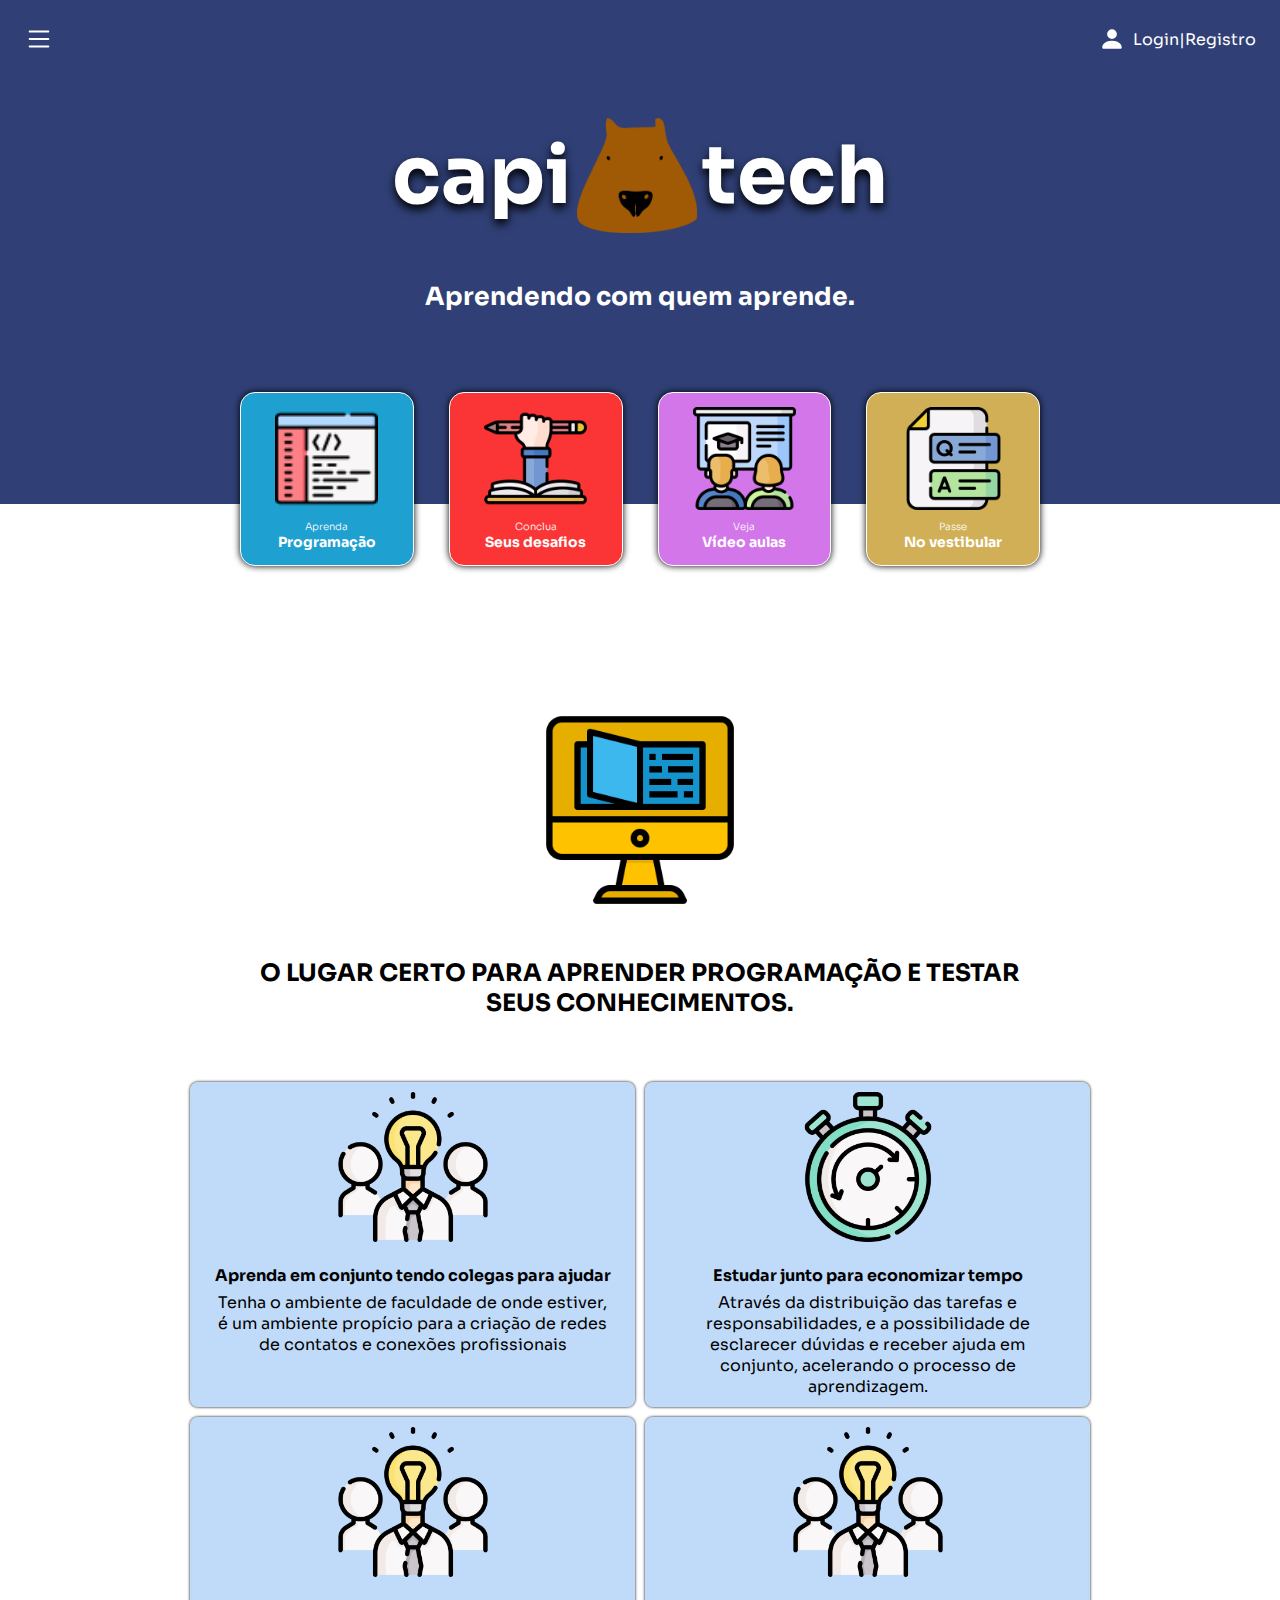
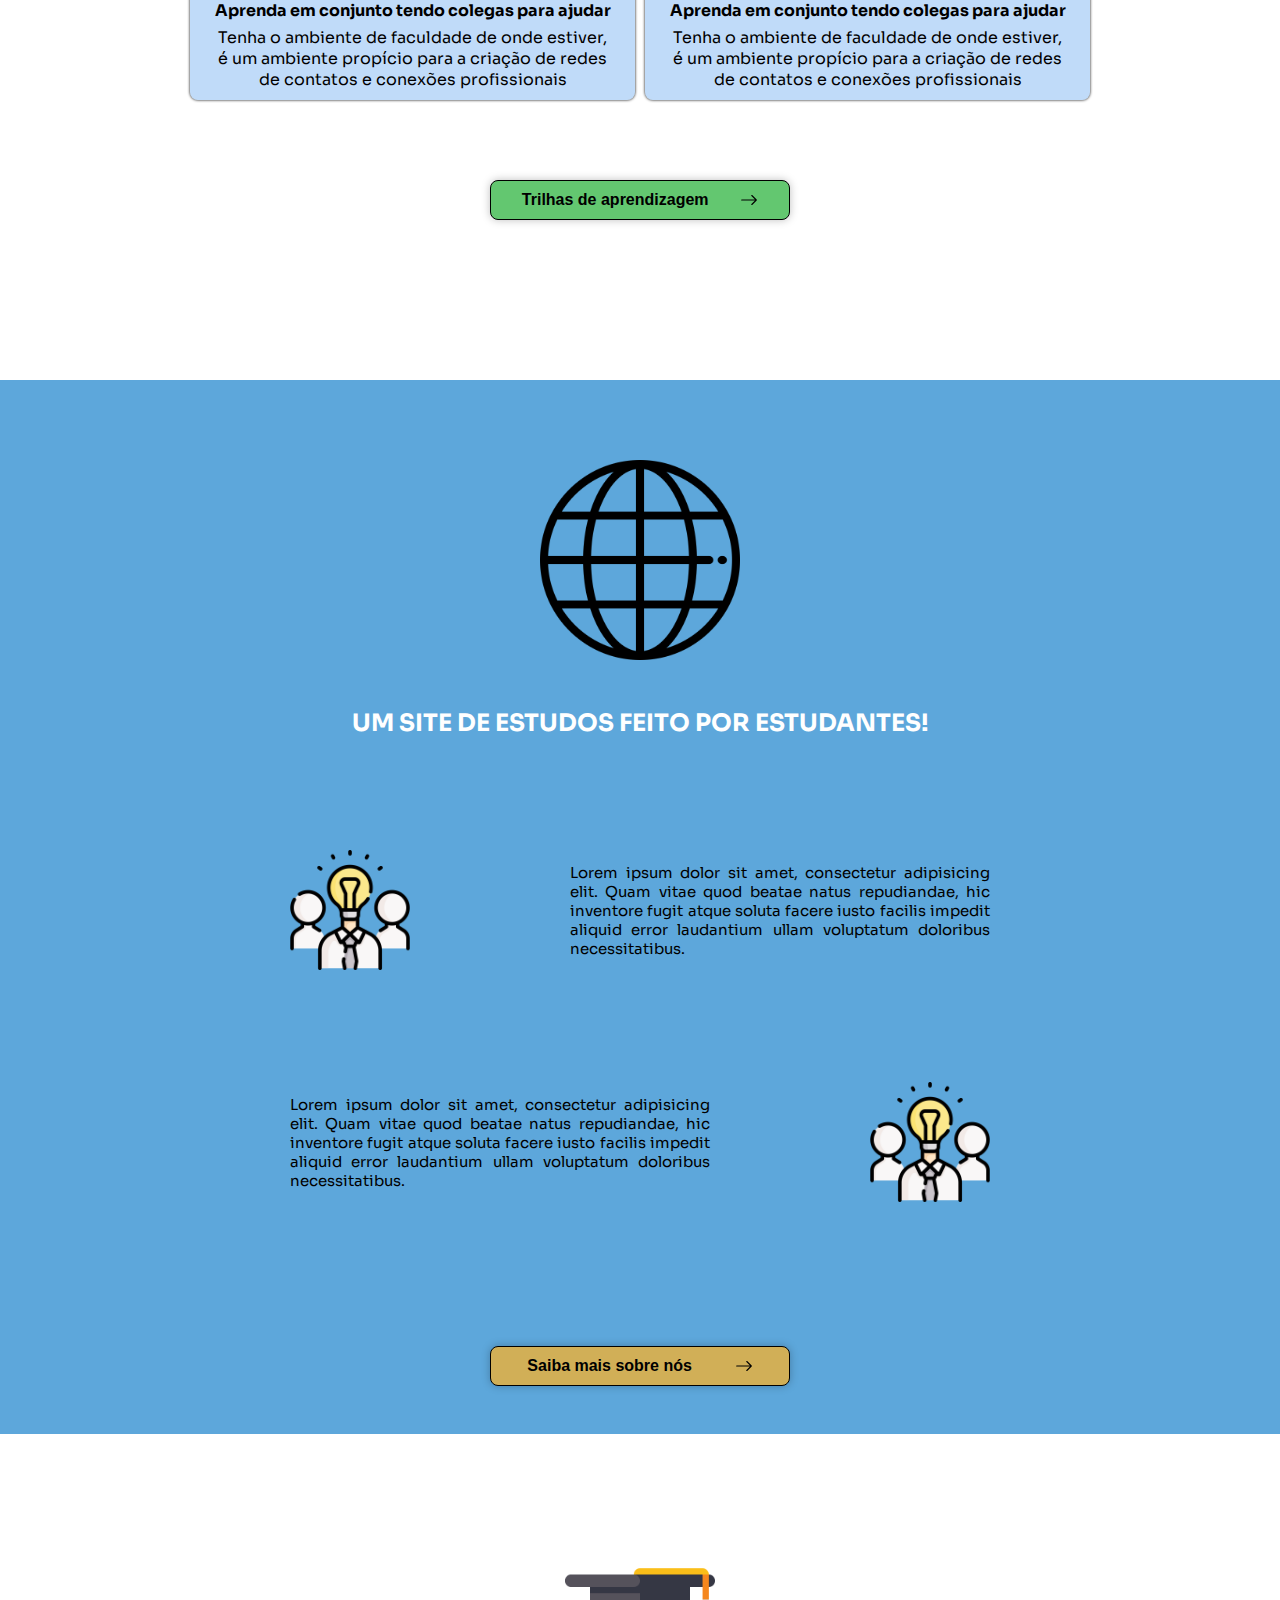
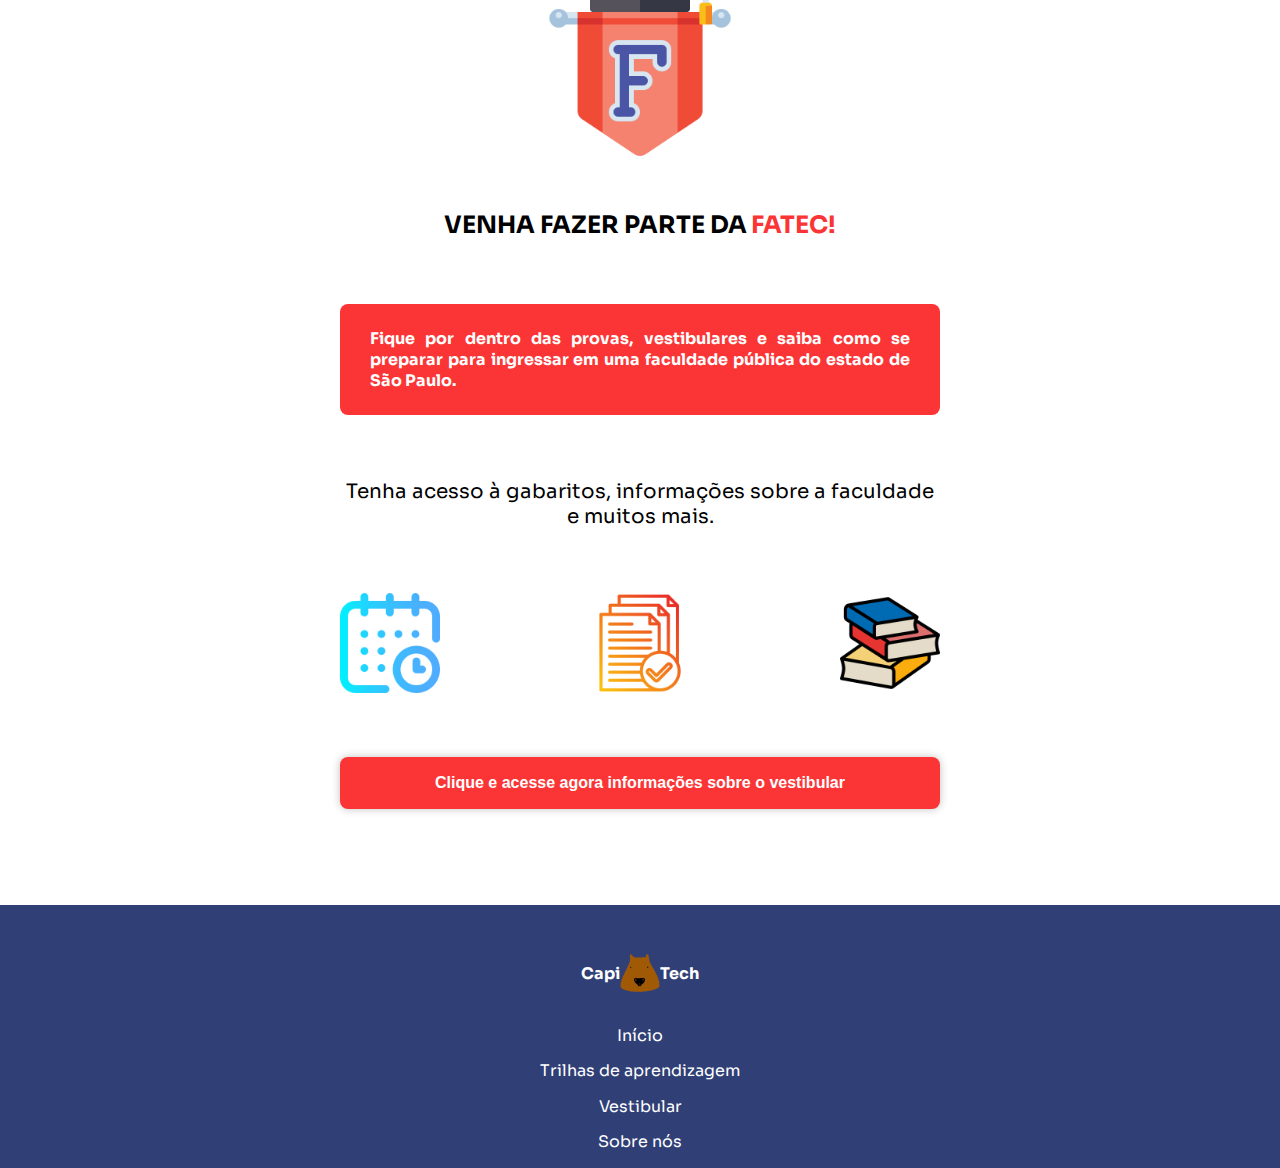
<file: index.html>
<!DOCTYPE html>
<html lang="pt-BR">
<head>
    <meta charset="UTF-8">
    <meta http-equiv="X-UA-Compatible" content="IE=edge">
    <meta name="viewport" content="width=device-width, initial-scale=1.0">
    <title>Capi.Tech()</title>

    <link rel="stylesheet" href="./CSS/reset.css">
    <link rel="stylesheet" href="./CSS/patterns.css">
    <link rel="stylesheet" href="./CSS/style.css">
    <link rel="preconnect" href="https://fonts.googleapis.com">
    <link rel="preconnect" href="https://fonts.gstatic.com" crossorigin>
    <link href="https://fonts.googleapis.com/css2?family=Sora:wght@300;400;700&display=swap" rel="stylesheet">
    <link rel="shortcut icon" href="./Images/favicon.png" />
</head>
<body>
    <header>
        <nav>
            <button id="menuItem">
                <img src="./Images/Icons/list.svg" alt="menu-icon">
            </button>

            <div id="login">
                <img src="./Images/Icons/person-fill.svg" alt="User">
                <div>
                    <span>Login</span>
                    <span id="lineBetween">|</span>
                    <span>Registro</span>
                </div>
            </div>
        </nav>

        <div id="titulo">
            <h1>capi</h1>
            <img src="./Images/capi.png" alt="logo">
            <h1>tech</h1>
        </div>

        <p>Aprendendo com quem aprende.</p>
    </header>

    <main>
        <aside>
            <ul>
                <a href="index.html"><li>Início</li></a>
                <a href="./Pages/trilhas.html"><li>Trilhas de aprendizagem</li></a>
                <a href="./Pages/vestibular.html"><li>Vestibular</li></a>
                <a href="./Pages/sobre.html"><li>Sobre</li></a>
            </ul>

            <button id="closeAside">
                <img src="./Images/Icons/close.svg" alt="Close">
            </button>
        </aside>

        <section id="apresentacao">
            <div id="containersApresentacao">
                <div class="container lightBlueContainer">
                    <img src="./Images/coding.png" alt="Code">
                    <p>Aprenda</p>
                    <p>Programação</p>
                </div>
                <div class="container redContainer">
                    <img src="./Images/game-development.png" alt="Challenges">
                    <p>Conclua</p>
                    <p>Seus desafios</p>
                </div>
                <div class="container purpleContainer">
                    <img src="./Images//video-lecture.png" alt="Video">
                    <p>Veja</p>
                    <p>Vídeo aulas</p>
                </div>
                <div class="container brownContainer">
                    <img src="./Images/best.png" alt="Test">
                    <p>Passe</p>
                    <p>No vestibular</p>
                </div>
            </div>
        </section>

        <section id="introducao">
            <div class="intro">
                <img src="./Images/pc-book.png" alt="Learn">
                <h2>o lugar certo para aprender programação e testar seus conhecimentos.</h2>
            </div>
            <div id="contentContainers">

                <div class="contentInfo">
                    <img src="./Images/ideas.png" alt="Brainstorm">
                    <p>Aprenda em conjunto tendo colegas para ajudar</p>
                    <p>Tenha o ambiente de faculdade de onde estiver, é um ambiente propício para a criação de redes de contatos e conexões profissionais</p>
                </div>
                
                <div class="contentInfo">
                    <img src="./Images/fast-time.png" alt="Clock">
                    <p>Estudar junto para economizar tempo</p>
                    <p>Através da distribuição das tarefas e responsabilidades, e a possibilidade de esclarecer dúvidas e receber ajuda em conjunto, acelerando o processo de aprendizagem.</p>
                </div>

                <div class="contentInfo">
                    <img src="./Images/ideas.png" alt="Brainstorm">
                    <p>Aprenda em conjunto tendo colegas para ajudar</p>
                    <p>Tenha o ambiente de faculdade de onde estiver, é um ambiente propício para a criação de redes de contatos e conexões profissionais</p>
                </div>

                <div class="contentInfo">
                    <img src="./Images/ideas.png" alt="Brainstorm">
                    <p>Aprenda em conjunto tendo colegas para ajudar</p>
                    <p>Tenha o ambiente de faculdade de onde estiver, é um ambiente propício para a criação de redes de contatos e conexões profissionais</p>
                </div>
            </div>

            <a href="./Pages/trilhas.html">
                <button class="linkPagesButton">
                    <span>Trilhas de aprendizagem</span>
                    <img src="./Images/Icons/arrow-right.svg" alt="Arrow">
                </button>
            </a>
        </section>

        <section id="centroPagina">
            <div class="intro">
                <img src="./Images/rede.png" alt="Internet">
                <h2>um site de estudos feito por estudantes!</h2>
            </div>
            <div class="aboutWebContainer">
                <img src="./Images/ideas.png" alt="alt">
                <p>Lorem ipsum dolor sit amet, consectetur adipisicing elit. Quam vitae quod beatae natus repudiandae, hic inventore fugit atque soluta facere iusto facilis impedit aliquid error laudantium ullam voluptatum doloribus necessitatibus.</p>
            </div>

            <div class="aboutWebContainer">
                <img src="./Images/ideas.png" alt="alt">
                <p>Lorem ipsum dolor sit amet, consectetur adipisicing elit. Quam vitae quod beatae natus repudiandae, hic inventore fugit atque soluta facere iusto facilis impedit aliquid error laudantium ullam voluptatum doloribus necessitatibus.</p>
            </div>

            <a href="./Pages/sobre.html">
                <button class="linkPagesButton">
                    <span>Saiba mais sobre nós</span>
                    <img src="./Images/Icons/arrow-right.svg" alt="Arrow">
                </button>
            </a>
        </section>

        <section id="faculdade">
            <div class="intro">
                <img src="./Images/college-emb.png" alt="faculdade">
                <div>
                    <h2>Venha fazer parte da</h2>
                    <span>fatec!</span>
                </div>
            </div>

            <div id="college">
                <div id="aboutCollege">
                    <p>Fique por dentro das provas, vestibulares e saiba como se preparar para ingressar em uma faculdade pública do estado de São Paulo.</p>
                </div>

                <p>Tenha acesso à gabaritos, informações sobre a faculdade e muitos mais.</p>

                <div id="imagesCollege">
                    <img src="./Images/calendar.png" alt="Calendario">
                    <img src="./Images/approved.png" alt="Test">
                    <img src="./Images/books.png" alt="Books">
                </div>

                <a href="./Pages/vestibular.html">
                    <button class="linkPagesButton">Clique e acesse agora informações sobre o vestibular</button>
                </a>
            </div>

            
        </section>

        <div id="modal">
            <div id="modalLogin">
                <div id="icones">
                    <img src="./Images/Icons/person-fill.svg" alt="Login">
                    <div>
                        <span>Login</span>
                        <span class="lineBetween">|</span>
                        <span>Resgistre-se</span>
                    </div>
                    <button id="closeModal">
                        <img src="./Images/Icons/close.svg" alt="Close modal">
                    </button>
                </div>

                <div id="loginModal">
                    <h3>Olá, seja bem vindo ao Capi.Tech</h3>
                    
                    <p>Faça o login ou registre-se para manter toda sua jornada salva.</p>
            
                    <input type="text" name="login" id="userLogin" placeholder="Digite o username ou o e-mail">
            
                    <input type="password" name="passwordLogin" id="passwordLogin" placeholder="Digite sua senha">
        
                    <button class="linkPagesButton">Login</button>
                    <button class="linkPagesButton">Registre-se</button>
                    
                    <p>Esqueci minha senha</p>

                </div>
                
            </div>

        </div>


    </main>

    <footer>
        <div id="footerLogo">
            <span>Capi</span>
            <img src="./Images/capi.svg" alt="Logo">
            <span>Tech</span>
        </div>
        <a href="index.html">Início</a>
        <a href="./Pages/trilhas.html">Trilhas de aprendizagem</a>
        <a href="./Pages/vestibular.html">Vestibular</a>
        <a href="./Pages/sobre.html">Sobre nós</a>
    </footer>

    <script src="./JS/modals.js"></script>
</body>
</html>
</file>
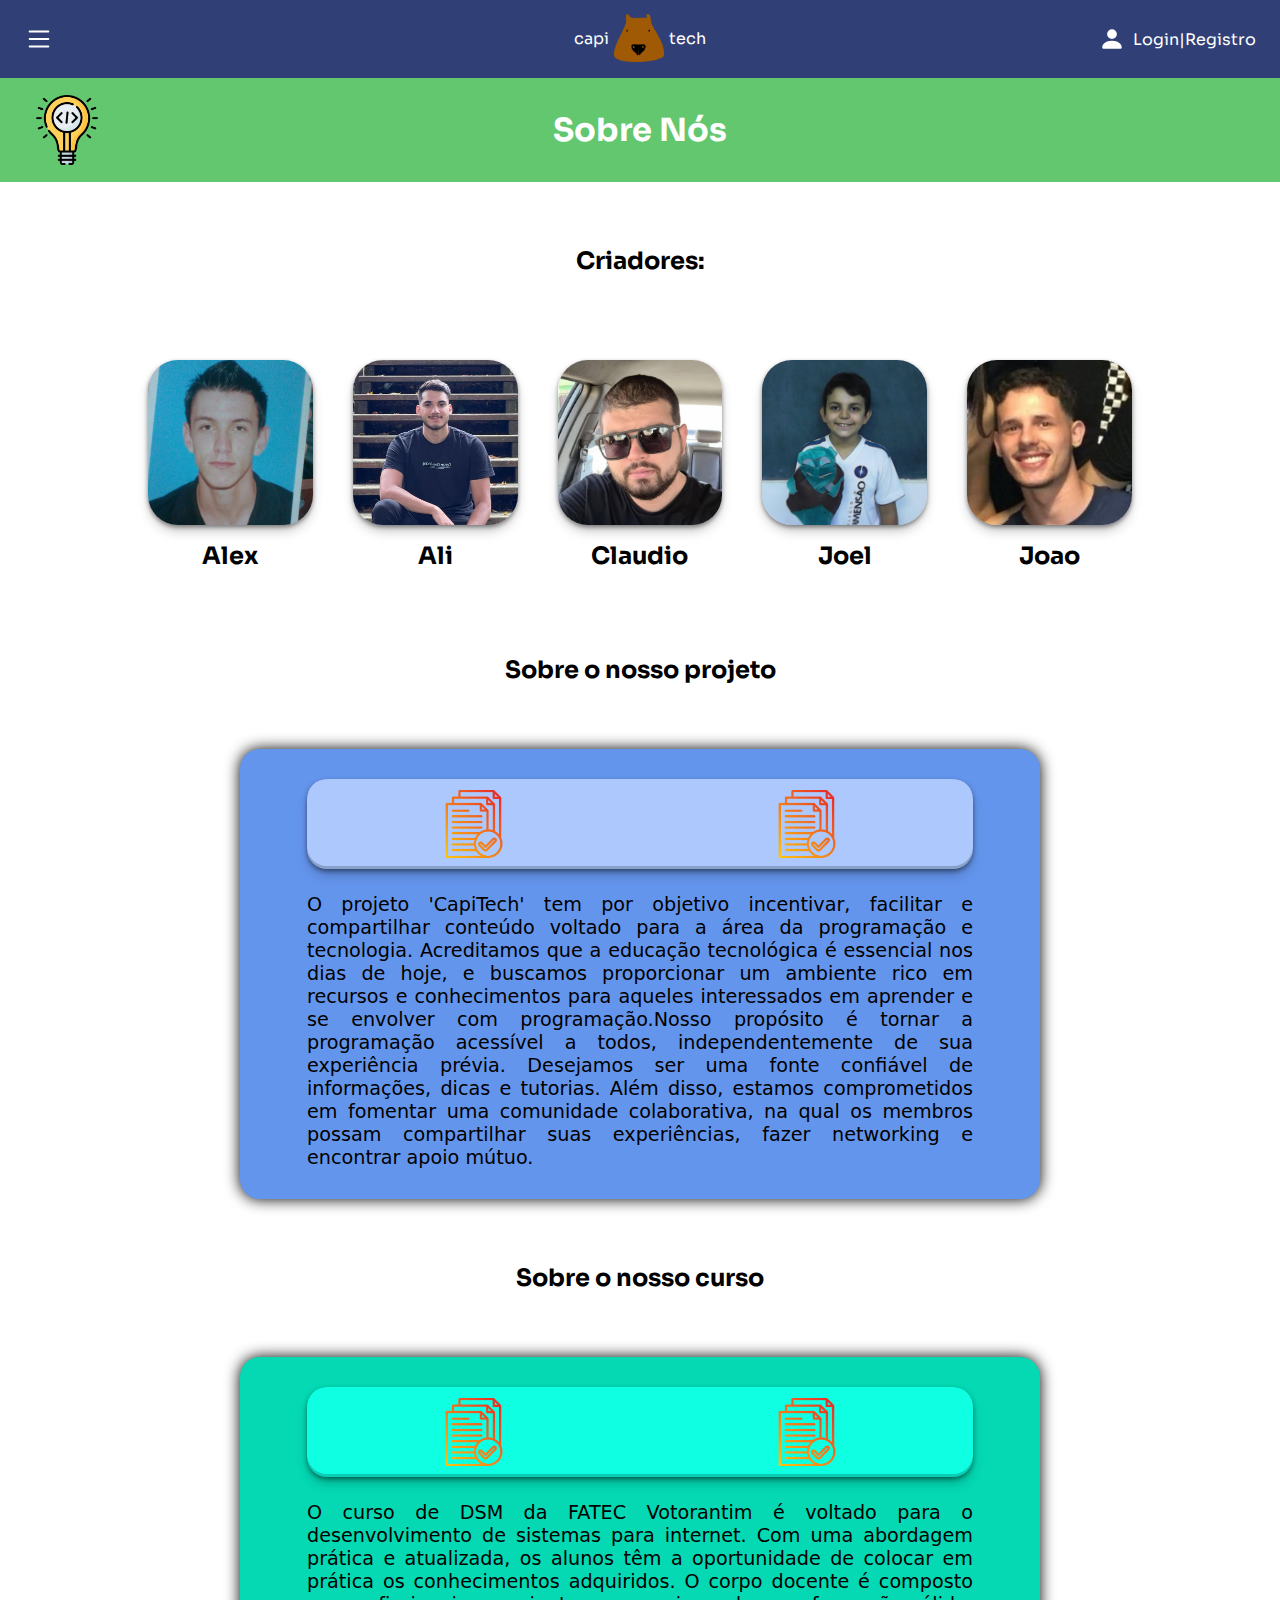
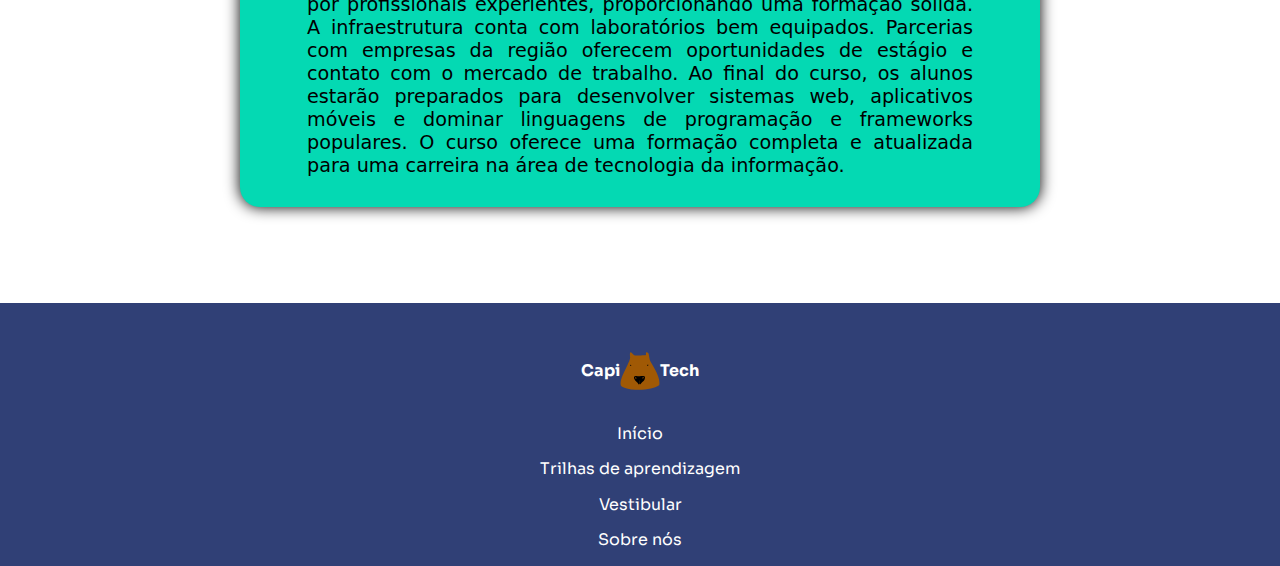
<file: Pages/sobre.html>
<!DOCTYPE html>
<html lang="en">

<head>
    <meta charset="UTF-8">
    <meta http-equiv="X-UA-Compatible" content="IE=edge">
    <meta name="viewport" content="width=device-width, initial-scale=1.0">
    <title>Capi.Tech()</title>

    <link rel="stylesheet" href="../CSS/reset.css">
    <link rel="stylesheet" href="../CSS/patterns.css">
    <link rel="stylesheet" href="../CSS/sobreNos.css">
    <link rel="preconnect" href="https://fonts.googleapis.com">
    <link rel="preconnect" href="https://fonts.gstatic.com" crossorigin>
    <link href="https://fonts.googleapis.com/css2?family=Sora:wght@300;400;700&display=swap" rel="stylesheet">
    <link rel="shortcut icon" href="../Images/favicon.png" />
</head>

<body>

    <header>
        <nav>
            <button id="menuItem">
                <img src="../Images/Icons/list.svg" alt="menu-icon">
            </button>



            <div id="login">
                <img src="../Images/Icons/person-fill.svg" alt="User">
                <div>
                    <span>Login</span>
                    <span id="lineBetween">|</span>
                    <span>Registro</span>
                </div>
            </div>
        </nav>

        <div id="titulo">
            <span>capi</span>
            <img src="../Images/capi.png" alt="logo">
            <span>tech</span>
        </div>
    </header>

    <main>
        <aside>
            <ul>
                <a href="../index.html">
                    <li>Início</li>
                </a>
                <a href="./trilhas.html">
                    <li>Trilhas de aprendizagem</li>
                </a>
                <a href="./vestibular.html">
                    <li>Vestibular</li>
                </a>
                <a href="./sobre.html">
                    <li>Sobre</li>
                </a>
            </ul>

            <button id="closeAside">
                <img src="../Images/Icons/close.svg" alt="Close">
            </button>
        </aside>

        <div id="modal">
            <div id="modalLogin">
                <div id="icones">
                    <img src="../Images/Icons/person-fill.svg" alt="Login">
                    <div>
                        <span>Login</span>
                        <span class="lineBetween">|</span>
                        <span>Resgistre-se</span>
                    </div>
                    <button id="closeModal">
                        <img src="../Images/Icons/close.svg" alt="Close modal">
                    </button>
                </div>

                <div id="loginModal">
                    <h3>Olá, seja bem vindo ao Capi.Tech</h3>

                    <p>Faça o login ou registre-se para manter toda sua jornada salva.</p>

                    <input type="text" name="login" id="userLogin" placeholder="Digite o username ou o e-mail">

                    <input type="password" name="passwordLogin" id="passwordLogin" placeholder="Digite sua senha">

                    <button class="linkPagesButton">Login</button>
                    <button class="linkPagesButton">Registre-se</button>

                    <p>Esqueci minha senha</p>

                </div>

            </div>

        </div>

        <div id="pageInfo">
            <div>
                <img src="../Images/Sobre Nós.png" alt="">
                <h1>Sobre Nós</h1>
            </div>
        </div>

        <section id="about">
            <h2>Criadores:</h2>

            <div id="sobreNosInfo">
                <div id="photosContainer">
                    <div class="fotos">
                        <img src="../Images/ALEX.jpg" alt="Alex" id="photo4">
                        <figcaption>Alex</figcaption>
                    </div>
                    <div class="fotos">
                        <img src="../Images/ali.jpg" alt="Ali" id="photo1">
                        <figcaption>Ali</figcaption>
                    </div>
                    <div class="fotos">
                        <img src="../Images/claudio.jfif" alt="Claudio" id="photo">
                        <figcaption>Claudio</figcaption>
                    </div>
                    <div class="fotos">
                        <img src="../Images/joel.jpg" alt="Joel" id="photo3">
                        <figcaption>Joel</figcaption>
                    </div>
                    <div class="fotos">
                        <img src="../Images/JOAO.jpg" alt="Joao" id="photo2">
                        <figcaption>Joao</figcaption>
                    </div>
                </div>
            </div>
            <h2>Sobre o nosso projeto</h2>
            <div class="container-about" style="background-color: cornflowerblue; box-shadow: 0px 0px 15px 0px black;">
                <div class="container-aboutfromcontainer" style="background-color: rgb(172, 200, 252);">
                    <img src="../Images/approved.png" alt="">
                    <img src="../Images/approved.png" alt="">
                </div>
                <p>O projeto 'CapiTech' tem por objetivo incentivar, facilitar e compartilhar conteúdo voltado para a área da programação e tecnologia. Acreditamos que a educação tecnológica é essencial nos dias de hoje, e buscamos proporcionar um ambiente rico em recursos e conhecimentos para aqueles interessados em aprender e se envolver com programação.​

                    Nosso propósito é tornar a programação acessível a todos, independentemente de sua experiência prévia. Desejamos ser uma fonte confiável de informações, dicas e tutorias.
                    
                    Além disso, estamos comprometidos em fomentar uma comunidade colaborativa, na qual os membros possam compartilhar suas experiências, fazer networking e encontrar apoio mútuo.</p>
            </div>

            <h2>Sobre o nosso curso</h2>
            <div class="container-about" style="box-shadow: 0px 0px 15px 0px black;"">
                <div class="container-aboutfromcontainer" >
                    <img src="../Images/approved.png" alt="">
                    <img src="../Images/approved.png" alt="">
                </div>
                <p>O curso de DSM da FATEC Votorantim é voltado para o desenvolvimento de sistemas para internet. Com uma abordagem prática e atualizada, os alunos têm a oportunidade de colocar em prática os conhecimentos adquiridos. O corpo docente é composto por profissionais experientes, proporcionando uma formação sólida. A infraestrutura conta com laboratórios bem equipados. Parcerias com empresas da região oferecem oportunidades de estágio e contato com o mercado de trabalho. Ao final do curso, os alunos estarão preparados para desenvolver sistemas web, aplicativos móveis e dominar linguagens de programação e frameworks populares. O curso oferece uma formação completa e atualizada para uma carreira na área de tecnologia da informação.</p>
            </div>
        </section>
    </main>

    <footer>
        <div id="footerLogo">
            <span>Capi</span>
            <img src="../Images/capi.svg" alt="Logo">
            <span>Tech</span>
        </div>
        <a href="../index.html">Início</a>
        <a href="./trilhas.html">Trilhas de aprendizagem</a>
        <a href="./vestibular.html">Vestibular</a>
        <a href="./sobre.html">Sobre nós</a>
    </footer>

    <script src="../JS/modals.js"></script>

</body>

</html>
</file>
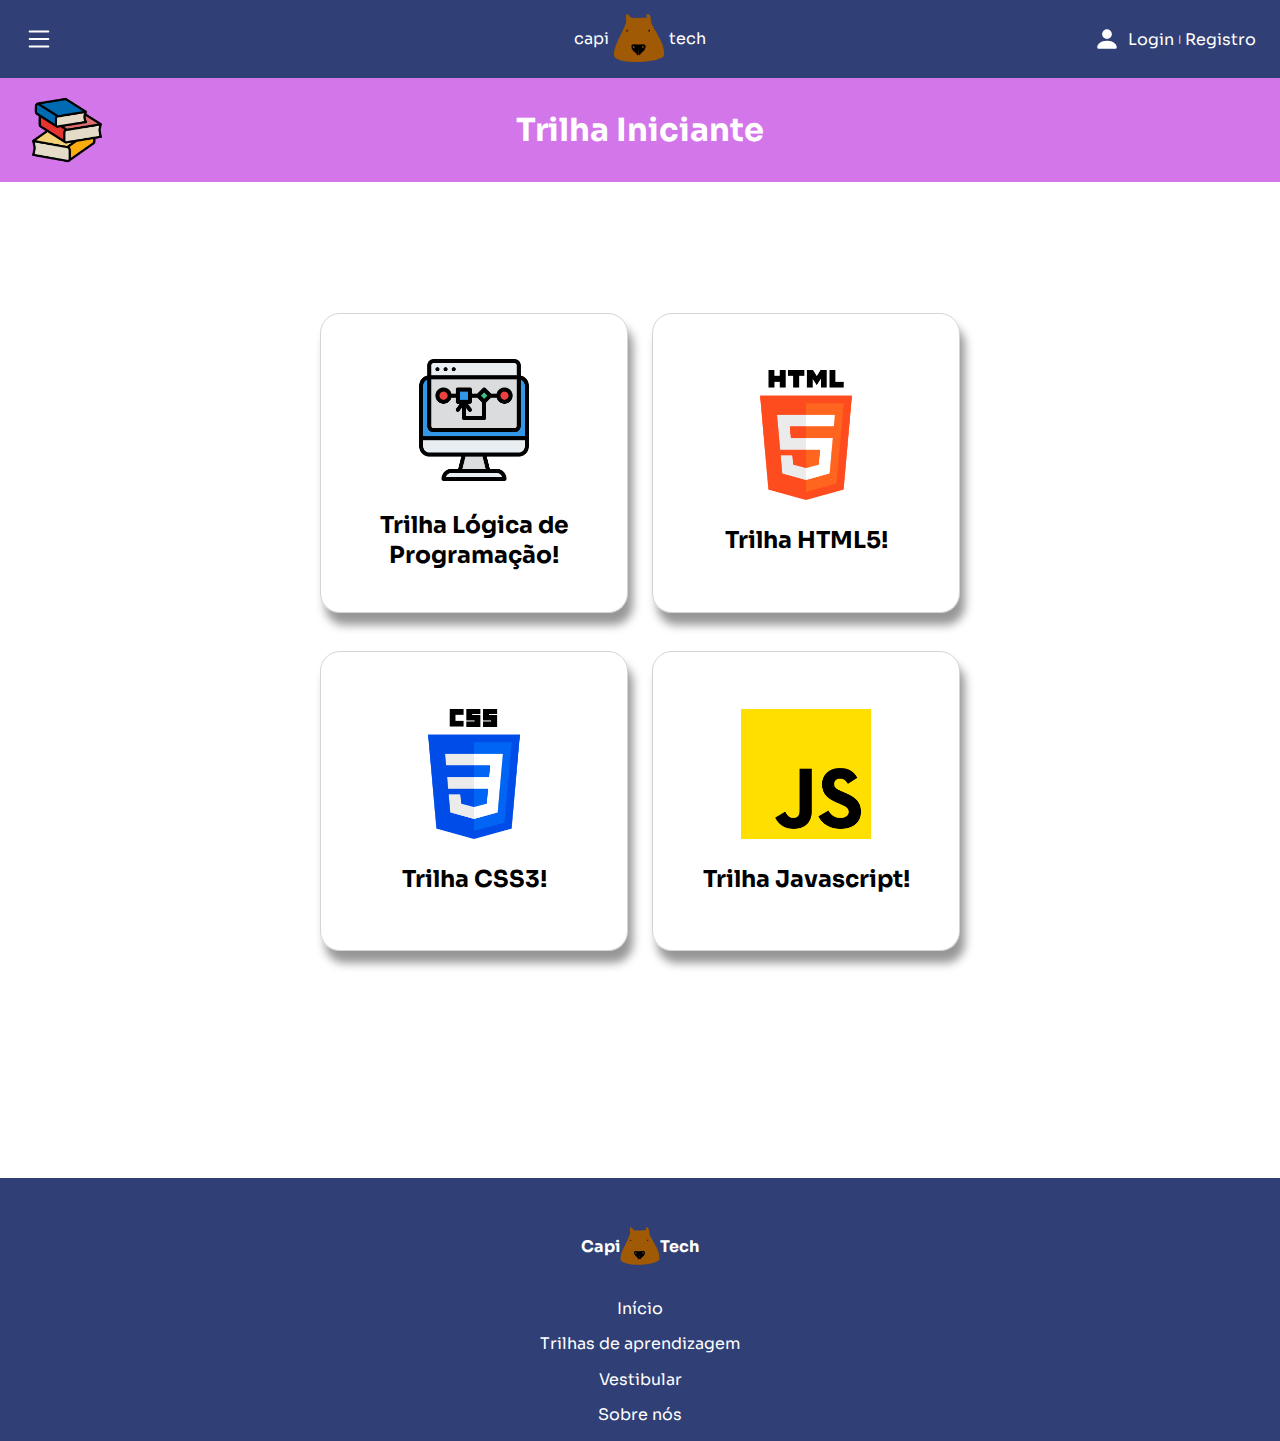
<file: Pages/trilhaIniciante.html>
<!DOCTYPE html>
<html lang="en">
<head>
  <meta charset="UTF-8">
  <meta http-equiv="X-UA-Compatible" content="IE=edge">
  <meta name="viewport" content="width=device-width, initial-scale=1.0">
  <title>Capi.Tech()</title>

  <link rel="stylesheet" href="../CSS/reset.css">
  <link rel="stylesheet" href="../CSS/patterns.css">
  <link rel="stylesheet" href="../CSS/trilhaIniciante.css">
  <link rel="preconnect" href="https://fonts.googleapis.com">
  <link rel="preconnect" href="https://fonts.gstatic.com" crossorigin>
  <link href="https://fonts.googleapis.com/css2?family=Sora:wght@300;400;700&display=swap" rel="stylesheet">
  <link rel="shortcut icon" href="../Images/favicon.png">
</head>

  <body>
      <header>
        <nav>
            <button id="menuItem">
                <img src="../Images/Icons/list.svg" alt="menu-icon">
            </button>

            
            
            <div id="login">
                <img src="../Images/Icons/person-fill.svg" alt="User">
                <div>
                  <span>Login</span>
                  <span id="lineBetween">|</span>
                  <span>Registro</span>
              </div>
            </div>
        </nav>

        <div id="titulo">
            <span>capi</span>
            <img src="../Images/capi.png" alt="logo">
            <span>tech</span>
        </div>
    </header>

    <main>
      <aside>
        <ul>
          <a href="../index.html"><li>Início</li></a>
          <a href="./trilhas.html"><li>Trilhas de aprendizagem</li></a>
          <a href="./vestibular.html"><li>Vestibular</li></a>
          <a href="./sobre.html"><li>Sobre</li></a>
        </ul>

          <button id="closeAside">
              <img src="../Images/Icons/close.svg" alt="Close">
          </button>
      </aside>

      <div id="modal">
          <div id="modalLogin">
              <div id="icones">
                  <img src="../Images/Icons/person-fill.svg" alt="Login">
                  <div>
                      <span>Login</span>
                      <span class="lineBetween">|</span>
                      <span>Resgistre-se</span>
                  </div>
                  <button id="closeModal">
                      <img src="../Images/Icons/close.svg" alt="Close modal">
                  </button>
              </div>

              <div id="loginModal">
                  <h3>Olá, seja bem vindo ao Capi.Tech</h3>
                  
                  <p>Faça o login ou registre-se para manter toda sua jornada salva.</p>
          
                  <input type="text" name="login" id="userLogin" placeholder="Digite o username ou o e-mail">
          
                  <input type="password" name="passwordLogin" id="passwordLogin" placeholder="Digite sua senha">
      
                  <button class="linkPagesButton">Login</button>
                  <button class="linkPagesButton">Registre-se</button>
                  
                  <p>Esqueci minha senha</p>
              </div>
          </div>
      </div>

      <div id="pageInfo">
        <div>
            <img id="bookImg" src="../Images/books.png" alt="">
            <h1>Trilha Iniciante</h1>
        </div>
      </div>

      <section id="pageContent">
        <div id="technologiesContainer">

          <div class="techItem">
            <img class="techImg" src="../Images/TechIcons/algoritmo.png" alt="">
            <a href="./Trilhas/algoritmos.html"><h3>Trilha Lógica de Programação!</h3></a>
          </div>

          <div class="techItem">
            <img class="techImg" src="../Images/TechIcons/html-5.png" alt="">
            <a href="./Trilhas/trilhaHtml.html"><h3>Trilha HTML5!</h3></a>
          </div>

          <div class="techItem">
            <img class="techImg" src="../Images/TechIcons/css-3.png" alt="">
            <a href="./Trilhas/trilhaCss.html"><h3>Trilha CSS3!</h3></a>
          </div>

          <div class="techItem">
            <img class="techImg" src="../Images/TechIcons/js.png" alt="">
            <a href="./Trilhas/trilhaJs.html"><h3>Trilha Javascript!</h3></a>
          </div>

        </div>
      </section>


    </main>

    <footer>
      <div id="footerLogo">
          <span>Capi</span>
          <img src="../Images/capi.svg" alt="Logo">
          <span>Tech</span>
      </div>

      <a href="../index.html">Início</a>
      <a href="./trilhas.html">Trilhas de aprendizagem</a>
      <a href="./vestibular.html">Vestibular</a>
      <a href="./sobre.html">Sobre nós</a>

    </footer>

    <script src="../JS/modals.js"></script>
  </body>
</html>
</file>
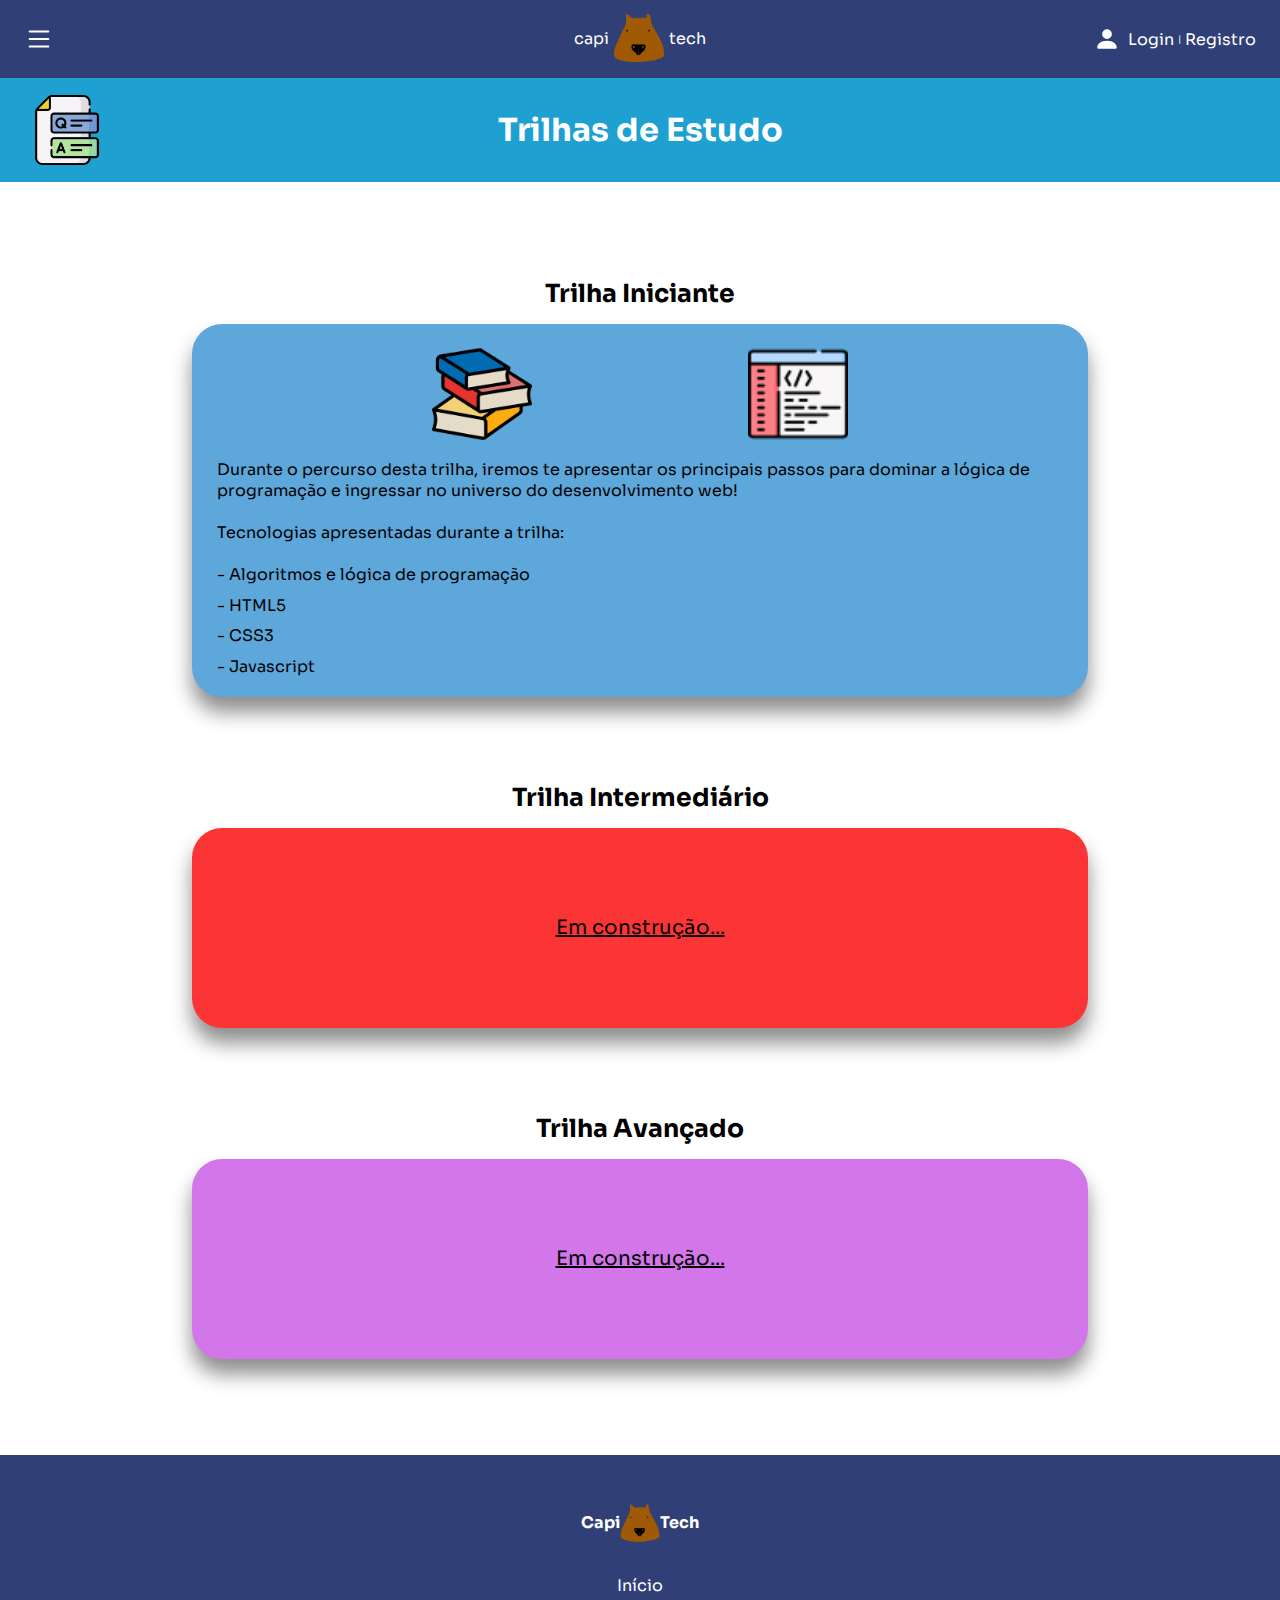
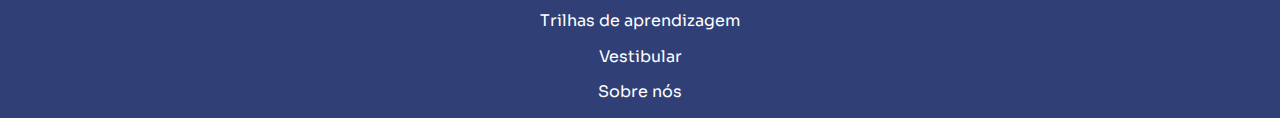
<file: Pages/trilhas.html>
<!DOCTYPE html>
<html lang="en">
<head>
  <meta charset="UTF-8">
  <meta http-equiv="X-UA-Compatible" content="IE=edge">
  <meta name="viewport" content="width=device-width, initial-scale=1.0">
  <title>Capi.Tech()</title>

  <link rel="stylesheet" href="../CSS/reset.css">
  <link rel="stylesheet" href="../CSS/patterns.css">
  <link rel="stylesheet" href="../CSS/trilhas.css">
  <link rel="preconnect" href="https://fonts.googleapis.com">
  <link rel="preconnect" href="https://fonts.gstatic.com" crossorigin>
  <link href="https://fonts.googleapis.com/css2?family=Sora:wght@300;400;700&display=swap" rel="stylesheet">
  <link rel="shortcut icon" href="../Images/favicon.png">
</head>

<body>
    <header>
      <nav>
          <button id="menuItem">
              <img src="../Images/Icons/list.svg" alt="menu-icon">
          </button>

          
          
          <div id="login">
              <img src="../Images/Icons/person-fill.svg" alt="User">
              <div>
                <span>Login</span>
                <span id="lineBetween">|</span>
                <span>Registro</span>
            </div>
          </div>
      </nav>

      <div id="titulo">
          <span>capi</span>
          <img src="../Images/capi.png" alt="logo">
          <span>tech</span>
      </div>
  </header>

  <main>
    <aside>
      <ul>
        <a href="../index.html"><li>Início</li></a>
        <a href="./trilhas.html"><li>Trilhas de aprendizagem</li></a>
        <a href="./vestibular.html"><li>Vestibular</li></a>
        <a href="./sobre.html"><li>Sobre</li></a>
      </ul>

        <button id="closeAside">
            <img src="../Images/Icons/close.svg" alt="Close">
        </button>
    </aside>

    <div id="modal">
        <div id="modalLogin">
            <div id="icones">
                <img src="../Images/Icons/person-fill.svg" alt="Login">
                <div>
                    <span>Login</span>
                    <span class="lineBetween">|</span>
                    <span>Resgistre-se</span>
                </div>
                <button id="closeModal">
                    <img src="../Images/Icons/close.svg" alt="Close modal">
                </button>
            </div>

            <div id="loginModal">
                <h3>Olá, seja bem vindo ao Capi.Tech</h3>
                
                <p>Faça o login ou registre-se para manter toda sua jornada salva.</p>
        
                <input type="text" name="login" id="userLogin" placeholder="Digite o username ou o e-mail">
        
                <input type="password" name="passwordLogin" id="passwordLogin" placeholder="Digite sua senha">
    
                <button class="linkPagesButton">Login</button>
                <button class="linkPagesButton">Registre-se</button>
                
                <p>Esqueci minha senha</p>
            </div>
        </div>
    </div>

    <div id="pageInfo">
      <div>
          <img src="../Images/best.png" alt="">
          <h1>Trilhas de Estudo</h1>
      </div>
    </div>

    <section id="pageContent">

      <div class="pageContentItems">
        <h3>Trilha Iniciante</h3>
        <a href="trilhaIniciante.html">
          <div class="trails begginerTrail">
            <div id="begginerTrailImgs">
              <img src="../Images/books.png" alt="">
              <img src="../Images/coding.png" alt="">
            </div>
            <div>
              <p>Durante o percurso desta trilha, iremos te apresentar os principais passos para dominar a lógica de programação e ingressar no universo do desenvolvimento web!</p>
              <br>
              <ul>
                <p>Tecnologias apresentadas durante a trilha:</p>
                <br>
                <li>- Algoritmos e lógica de programação</li>
                <li>- HTML5</li>
                <li>- CSS3</li>
                <li>- Javascript</li>
              </ul>
            </div>
          </div>
        </a>
      </div>

      <div class="pageContentItems">
        <h3>Trilha Intermediário</h3>
        <a href=""><div class="trails intermediateTrail">Em construção...</div></a>
      </div>
      
      <div class="pageContentItems">
        <h3>Trilha Avançado</h3>
        <a href=""><div class="trails advancedTrail">Em construção...</div></a>
      </div>
      

    </section>


  </main>

  <footer>
    <div id="footerLogo">
        <span>Capi</span>
        <img src="../Images/capi.svg" alt="Logo">
        <span>Tech</span>
    </div>
    <a href="../index.html">Início</a>
    <a href="./trilhas.html">Trilhas de aprendizagem</a>
    <a href="./vestibular.html">Vestibular</a>
    <a href="./sobre.html">Sobre nós</a>
  </footer>

  <script src="../JS/modals.js"></script>
</body>
</html>
</file>
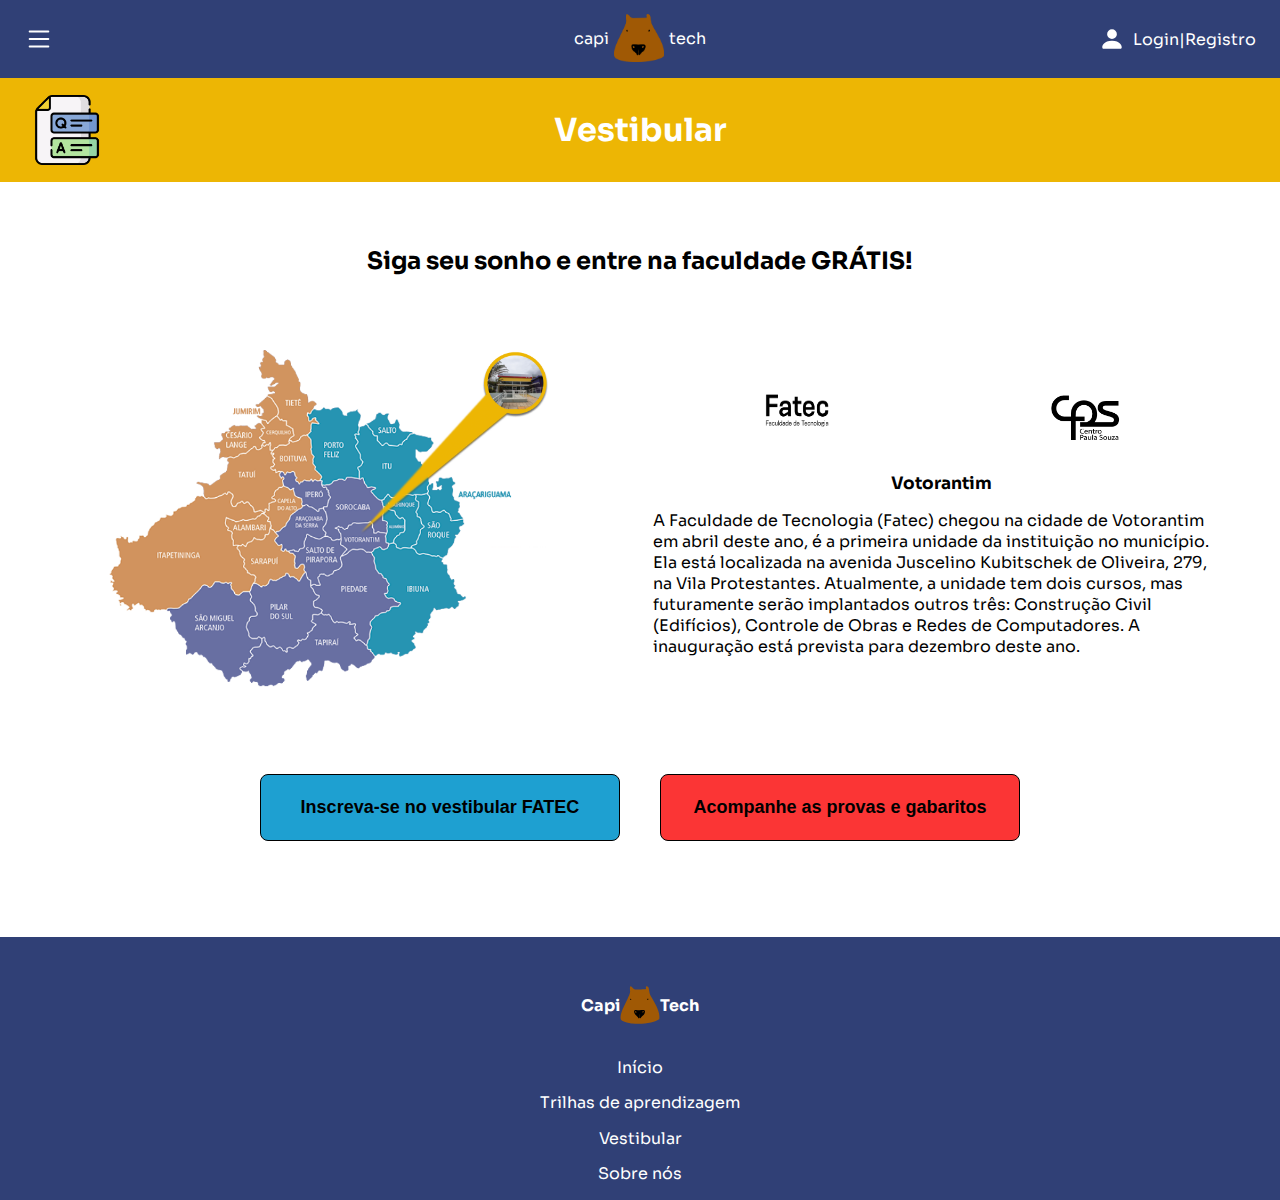
<file: Pages/vestibular.html>
<!DOCTYPE html>
<html lang="en">
<head>
    <meta charset="UTF-8">
    <meta http-equiv="X-UA-Compatible" content="IE=edge">
    <meta name="viewport" content="width=device-width, initial-scale=1.0">
    <title>Capi.Tech()</title>

    <link rel="stylesheet" href="../CSS/reset.css">
    <link rel="stylesheet" href="../CSS/patterns.css">
    <link rel="stylesheet" href="../CSS/vestibular.css">
    <link rel="preconnect" href="https://fonts.googleapis.com">
    <link rel="preconnect" href="https://fonts.gstatic.com" crossorigin>
    <link href="https://fonts.googleapis.com/css2?family=Sora:wght@300;400;700&display=swap" rel="stylesheet">
    <link rel="shortcut icon" href="../Images/favicon.png" />
</head>
<body>

    <header>
        <nav>
            <button id="menuItem">
                <img src="../Images/Icons/list.svg" alt="menu-icon">
            </button>

            
            
            <div id="login">
                <img src="../Images/Icons/person-fill.svg" alt="User">
                
                <div>
                    <span>Login</span>
                    <span id="lineBetween">|</span>
                    <span>Registro</span>
                </div>
            </div>
        </nav>

        <div id="titulo">
            <span>capi</span>
            <img src="../Images/capi.png" alt="logo">
            <span>tech</span>
        </div>
    </header>

    <main>
        <aside>
            <ul>
                <a href="../index.html"><li>Início</li></a>
                <a href="./trilhas.html"><li>Trilhas de aprendizagem</li></a>
                <a href="./vestibular.html"><li>Vestibular</li></a>
                <a href="./sobre.html"><li>Sobre</li></a>
            </ul>

            <button id="closeAside">
                <img src="../Images/Icons/close.svg" alt="Close">
            </button>
        </aside>

        <div id="modal">
            <div id="modalLogin">
                <div id="icones">
                    <img src="../Images/Icons/person-fill.svg" alt="Login">
                    <div>
                        <span>Login</span>
                        <span class="lineBetween">|</span>
                        <span>Resgistre-se</span>
                    </div>
                    <button id="closeModal">
                        <img src="../Images/Icons/close.svg" alt="Close modal">
                    </button>
                </div>

                <div id="loginModal">
                    <h3>Olá, seja bem vindo ao Capi.Tech</h3>
                    
                    <p>Faça o login ou registre-se para manter toda sua jornada salva.</p>
            
                    <input type="text" name="login" id="userLogin" placeholder="Digite o username ou o e-mail">
            
                    <input type="password" name="passwordLogin" id="passwordLogin" placeholder="Digite sua senha">
        
                    <button class="linkPagesButton">Login</button>
                    <button class="linkPagesButton">Registre-se</button>
                    
                    <p>Esqueci minha senha</p>

                </div>
                
            </div>

        </div>

        <div id="pageInfo">
            <div>
                <img src="../Images/best.png" alt="">
                <h1>Vestibular</h1>
            </div>
        </div>

        <section id="about">
            <h2>Siga seu sonho e entre na faculdade GRÁTIS!</h2>

            <div id="sobreFaculdade">
                <img src="../Images/localizacao.png" alt="Local" id="local">
                <div id="sobre">
                    <div id="logosFatec">
                        <img src="../Images/logo-fatec.png" alt="Logo Fatec">
                        <img src="../Images/logo-cps.png" alt="Logo CPS">
                    </div>
                    <div id="text">
                        <p id="headerP">Votorantim</p>
                        <p>A Faculdade de Tecnologia (Fatec) chegou na cidade de Votorantim em abril deste ano, é a primeira unidade da instituição no município. Ela está localizada na avenida Juscelino Kubitschek de Oliveira, 279, na Vila Protestantes. Atualmente, a unidade tem dois cursos, mas futuramente serão implantados outros três: Construção Civil (Edifícios), Controle de Obras e Redes de Computadores. A inauguração está prevista para dezembro deste ano.</p>
                    </div>
                </div>
            </div>

            <div id="buttonLinks">
                <button>
                    <a href="https://www.vestibularfatec.com.br/home/" target="_blank">
                        Inscreva-se no vestibular FATEC
                    </a>
                </button>

                <button>
                    <a href="https://www.vestibularfatec.com.br/provas-gabaritos/" target="_blank">
                        Acompanhe as provas e gabaritos
                    </a>
                </button>
            </div>
        </section>
    </main>

    <footer>
        <div id="footerLogo">
            <span>Capi</span>
            <img src="../Images/capi.svg" alt="Logo">
            <span>Tech</span>
        </div>

        <a href="../index.html">Início</a>
        <a href="./trilhas.html">Trilhas de aprendizagem</a>
        <a href="./vestibular.html">Vestibular</a>
        <a href="./sobre.html">Sobre nós</a>

    </footer>

    <script src="../JS/modals.js"></script>
    
</body>
</html>
</file>
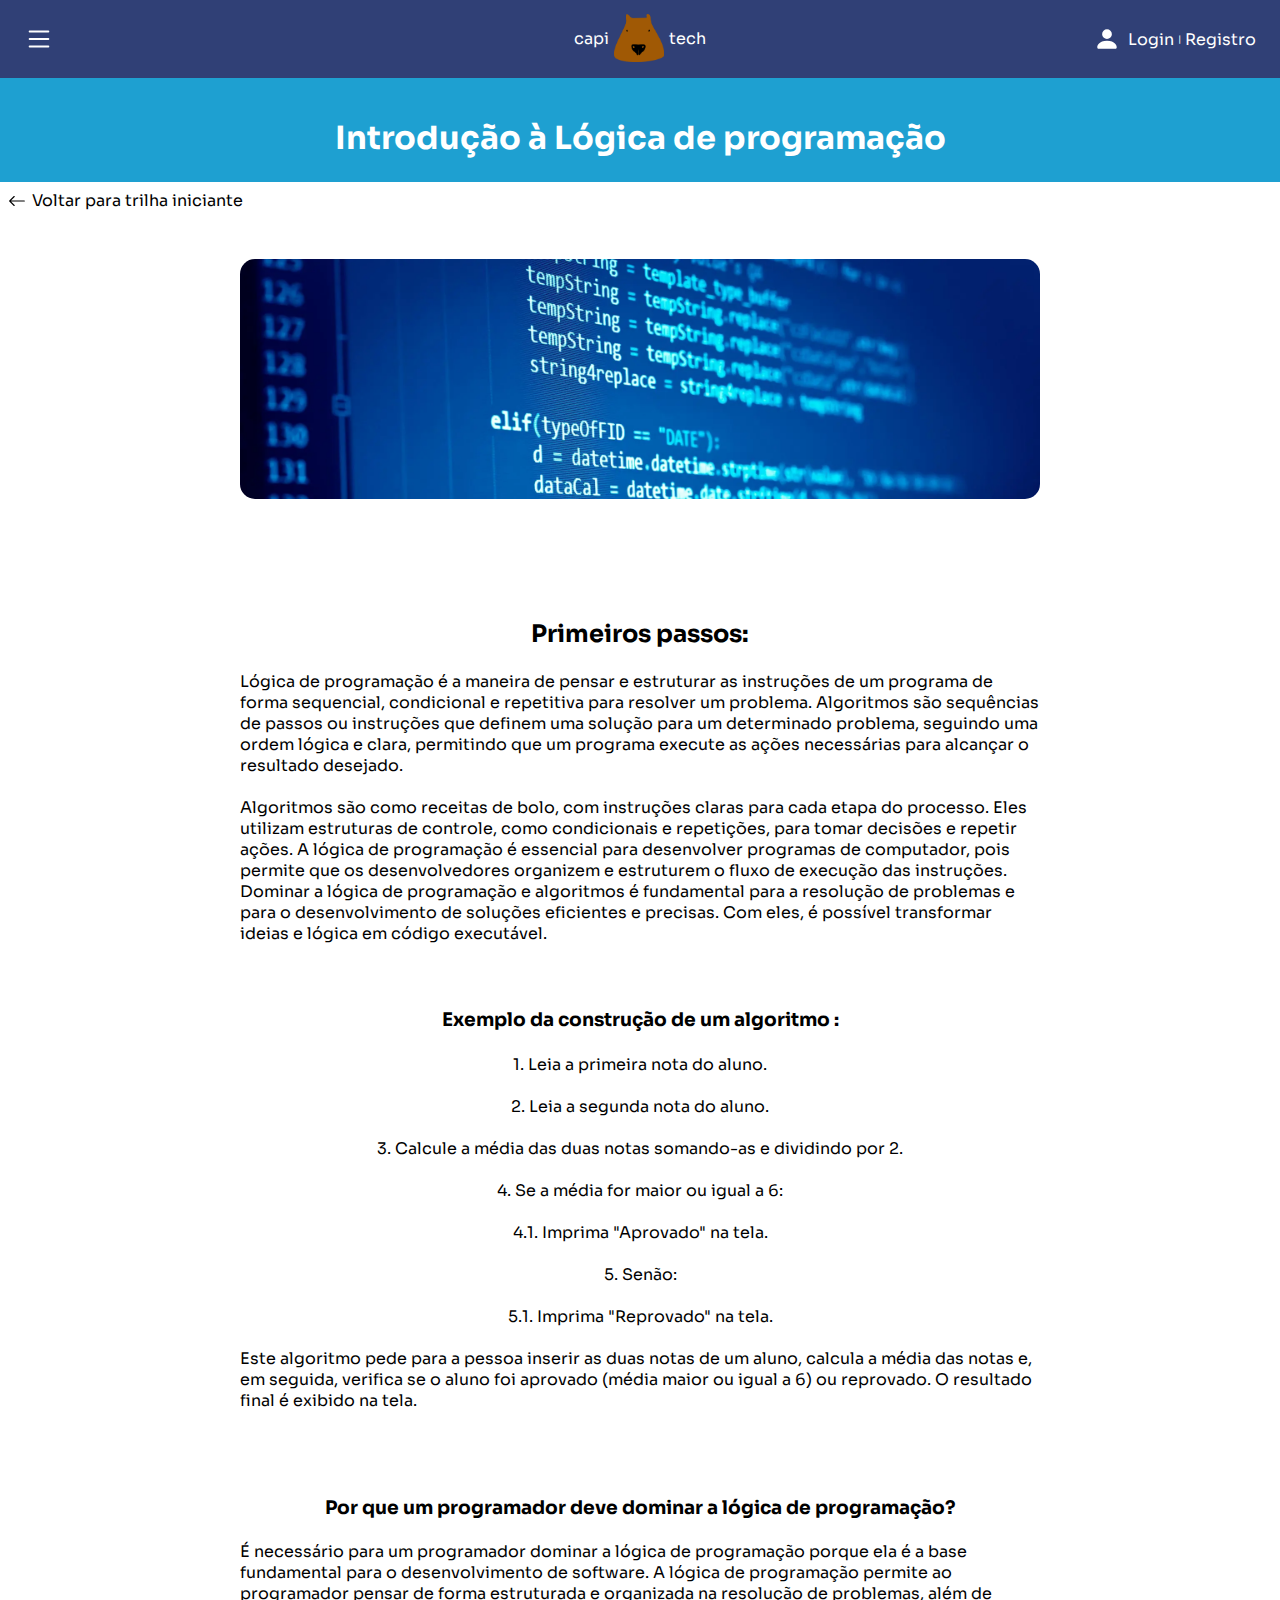
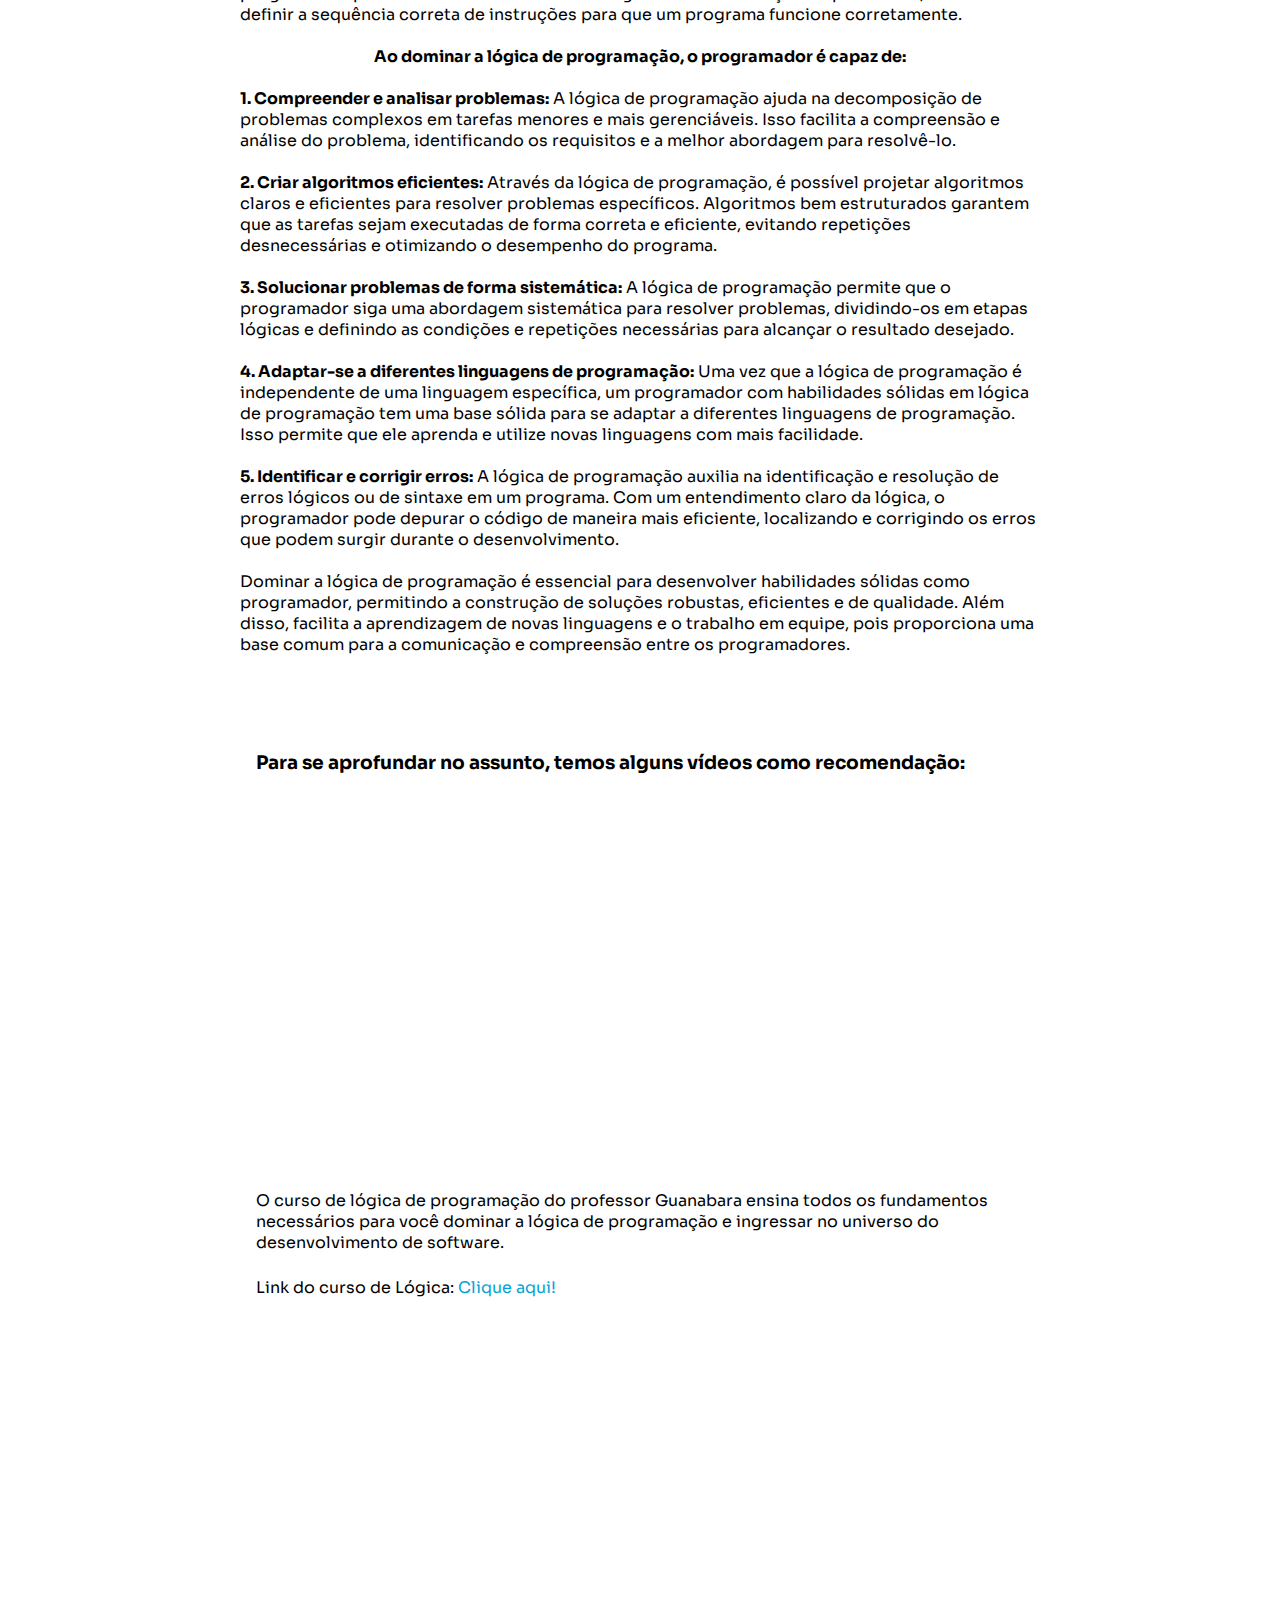
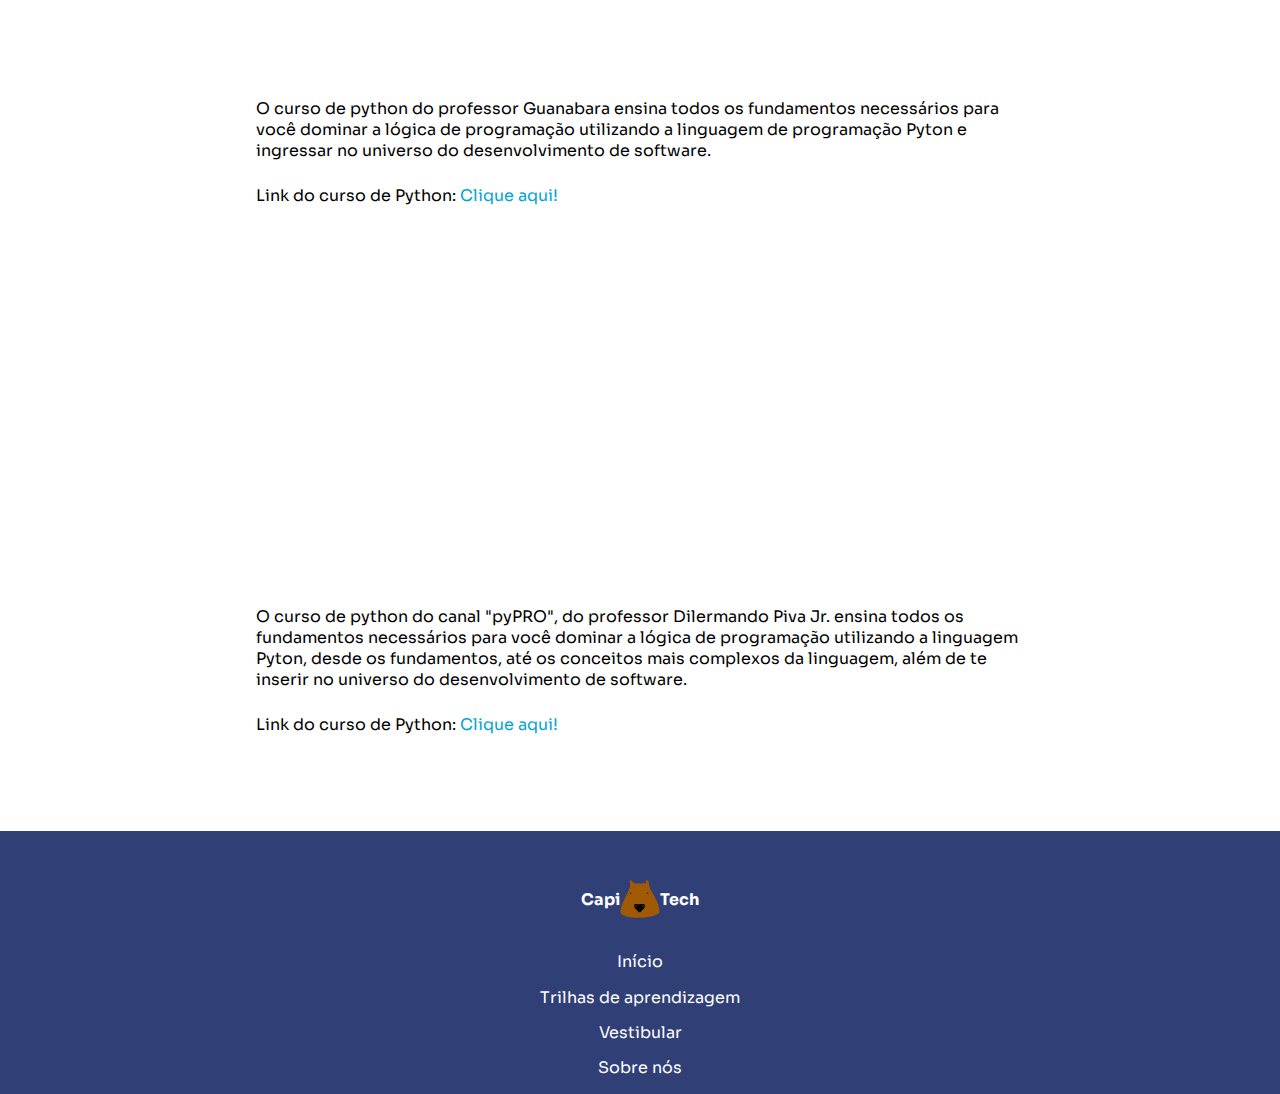
<file: Pages/Trilhas/algoritmos.html>
<!DOCTYPE html>
<html lang="pt-br">
<head>
    <meta charset="UTF-8">
    <meta http-equiv="X-UA-Compatible" content="IE=edge">
    <meta name="viewport" content="width=device-width, initial-scale=1.0">
    <title>Capi.Tech()</title>

    <link rel="stylesheet" href="../../CSS/reset.css">
    <link rel="stylesheet" href="../../CSS/patterns.css">
    <link rel="stylesheet" href="../../CSS/conteudoTrilhas.css">
    <link rel="preconnect" href="https://fonts.googleapis.com">
    <link rel="preconnect" href="https://fonts.gstatic.com" crossorigin>
    <link href="https://fonts.googleapis.com/css2?family=Sora:wght@300;400;700&display=swap" rel="stylesheet">
    <link rel="shortcut icon" href="../../Images/favicon.png">
</head>
<body>
    <header>
        <nav>
            <button id="menuItem">
                <img src="../../Images/Icons/list.svg" alt="menu-icon">
            </button>

            
            
            <div id="login">
                <img src="../../Images/Icons/person-fill.svg" alt="User">
                <div>
                    <span>Login</span>
                    <span id="lineBetween">|</span>
                    <span>Registro</span>
                </div>
            </div>
        </nav>

        <div id="titulo">
            <span>capi</span>
            <img src="../../Images/capi.png" alt="logo">
            <span>tech</span>
        </div>
    </header>

    <main>

        <aside>
                <ul>
                  <a href="../../index.html"><li>Início</li></a>
                  <a href="../trilhas.html"><li>Trilhas de aprendizagem</li></a>
                  <a href="../vestibular.html"><li>Vestibular</li></a>
                  <a href="../sobre.html"><li>Sobre</li></a>
                </ul>
        
                  <button id="closeAside">
                      <img src="../../Images/Icons/close.svg" alt="Close">
                  </button>
        </aside>
        
        <div id="modal">
                  <div id="modalLogin">
                      <div id="icones">
                          <img src="../../Images/Icons/person-fill.svg" alt="Login">
                          <div>
                              <span>Login</span>
                              <span class="lineBetween">|</span>
                              <span>Resgistre-se</span>
                          </div>
                          <button id="closeModal">
                              <img src="../../Images/Icons/close.svg" alt="Close modal">
                          </button>
                      </div>
        
                      <div id="loginModal">
                          <h3>Olá, seja bem vindo ao Capi.Tech</h3>
                          
                          <p>Faça o login ou registre-se para manter toda sua jornada salva.</p>
                  
                          <input type="text" name="login" id="userLogin" placeholder="Digite o username ou o e-mail">
                  
                          <input type="password" name="passwordLogin" id="passwordLogin" placeholder="Digite sua senha">
              
                          <button class="linkPagesButton">Login</button>
                          <button class="linkPagesButton">Registre-se</button>
                          
                          <p>Esqueci minha senha</p>
                      </div>
                  </div>
        </div>

        <div id="pageInfo">
            <div>
                <h1>Introdução à Lógica de programação</h1>
            </div>
        </div>
        
        <a href="../trilhaIniciante.html" id="backToTrails">
            <img src="../../Images/Icons/arrow-right.svg" alt="Arrow">
            <span>Voltar para trilha iniciante</span>
        </a>

        <div id="trailLogoIntro"></div>

        <section id="intro">
            <div class="explanation">
                <h2>Primeiros passos:</h2>
    
                <div>
                    <p>
                      Lógica de programação é a maneira de pensar e estruturar as instruções de um programa de forma sequencial, condicional e repetitiva para resolver um problema. 
                      Algoritmos são sequências de passos ou instruções que definem uma solução para um determinado problema, seguindo uma ordem lógica e clara, permitindo que um programa execute as ações necessárias para alcançar o resultado desejado.
                    </p>

                    <br>

                    <p>
                      Algoritmos são como receitas de bolo, com instruções claras para cada etapa do processo. Eles utilizam estruturas de controle, como condicionais e repetições, para tomar decisões e repetir ações. 
                      A lógica de programação é essencial para desenvolver programas de computador, pois permite que os desenvolvedores organizem e estruturem o fluxo de execução das instruções. 
                      Dominar a lógica de programação e algoritmos é fundamental para a resolução de problemas e para o desenvolvimento de soluções eficientes e precisas. Com eles, é possível transformar ideias e lógica em código executável.
                    </p>

                </div>
    
            </div>
            
            <div class="explanation">
                <h3>Exemplo da construção de um algoritmo :</h3>

                <div style="text-align: center;">
                  <p>1. Leia a primeira nota do aluno.</p><br>
                  <p>2. Leia a segunda nota do aluno.</p><br>
                  <p>3. Calcule a média das duas notas somando-as e dividindo por 2.</p><br>
                  <p>4. Se a média for maior ou igual a 6:</p><br>
                  <p>4.1. Imprima "Aprovado" na tela.</p><br>
                  <p>5. Senão:</p><br>
                  <p>5.1. Imprima "Reprovado" na tela.</p>
                </div>

                <br>
                
                <p>
                  Este algoritmo pede para a pessoa inserir as duas notas de um aluno, calcula a média das notas e, em seguida, verifica se o aluno foi aprovado (média maior ou igual a 6) ou reprovado. O resultado final é exibido na tela.
                </p>

                <br>

                <h3>Por que um programador deve dominar a lógica de programação?</h3>

                <p>É necessário para um programador dominar a lógica de programação porque ela é a base fundamental para o desenvolvimento de software. A lógica de programação permite ao programador pensar de forma estruturada e organizada na resolução de problemas, além de definir a sequência correta de instruções para que um programa funcione corretamente.</p>
                <br>
                <p><b>Ao dominar a lógica de programação, o programador é capaz de:</b></p>
                <br>

                <ul>
                  <li>
                    <b>1. Compreender e analisar problemas:</b> A lógica de programação ajuda na decomposição de problemas complexos em tarefas menores e mais gerenciáveis. Isso facilita a compreensão e análise do problema, identificando os requisitos e a melhor abordagem para resolvê-lo.
                  </li><br>
                  <li>
                    <b>2. Criar algoritmos eficientes:</b> Através da lógica de programação, é possível projetar algoritmos claros e eficientes para resolver problemas específicos. Algoritmos bem estruturados garantem que as tarefas sejam executadas de forma correta e eficiente, evitando repetições desnecessárias e otimizando o desempenho do programa.
                  </li><br>
                  <li>
                    <b>3. Solucionar problemas de forma sistemática:</b> A lógica de programação permite que o programador siga uma abordagem sistemática para resolver problemas, dividindo-os em etapas lógicas e definindo as condições e repetições necessárias para alcançar o resultado desejado.
                  </li><br>
                  <li>
                    <b>4. Adaptar-se a diferentes linguagens de programação:</b> Uma vez que a lógica de programação é independente de uma linguagem específica, um programador com habilidades sólidas em lógica de programação tem uma base sólida para se adaptar a diferentes linguagens de programação. Isso permite que ele aprenda e utilize novas linguagens com mais facilidade.
                  </li><br>
                  <li>
                    <b>5. Identificar e corrigir erros:</b> A lógica de programação auxilia na identificação e resolução de erros lógicos ou de sintaxe em um programa. Com um entendimento claro da lógica, o programador pode depurar o código de maneira mais eficiente, localizando e corrigindo os erros que podem surgir durante o desenvolvimento.
                  </li>
                </ul>

                <br>
                
                <p>
                  Dominar a lógica de programação é essencial para desenvolver habilidades sólidas como programador, permitindo a construção de soluções robustas, eficientes e de qualidade. Além disso, facilita a aprendizagem de novas linguagens e o trabalho em equipe, pois proporciona uma base comum para a comunicação e compreensão entre os programadores.
                </p>

              </div>

        </section>

        <section id="materials">

            <div id="videoMaterials">
                <h3>Para se aprofundar no assunto, temos alguns vídeos como recomendação:</h3>

                <div class="videoContent">
                    <iframe width="100%" height="315" src="https://www.youtube.com/embed/8mei6uVttho" title="YouTube video player" frameborder="0" allow="accelerometer; autoplay; clipboard-write; encrypted-media; gyroscope; picture-in-picture; web-share" allowfullscreen>
                    </iframe>

                    <p>
                        O curso de lógica de programação do professor Guanabara ensina todos os fundamentos necessários para você dominar a lógica de programação e ingressar no universo do desenvolvimento de software.
                    </p>

                    <p>
                        Link do curso de Lógica: <a href="https://youtu.be/8mei6uVttho" target="_blank" style="color: #00a4d6">Clique aqui!</a>
                    </p>
                </div>

                <div class="videoContent">
                    <iframe width="100%" height="315" src="https://www.youtube.com/embed/S9uPNppGsGo" title="YouTube video player" frameborder="0" allow="accelerometer; autoplay; clipboard-write; encrypted-media; gyroscope; picture-in-picture; web-share" allowfullscreen></iframe>

                    <p>
                        O curso de python do professor Guanabara ensina todos os fundamentos necessários para você dominar a lógica de programação utilizando a linguagem de programação Pyton e ingressar no universo do desenvolvimento de software.
                    </p>

                    <p>
                        Link do curso de Python: <a href="https://youtu.be/S9uPNppGsGo" target="_blank" style="color: #00a4d6">Clique aqui!</a>
                    </p>
                </div>

                <div class="videoContent">
                  <iframe width="100%" height="315" src="https://www.youtube.com/embed/eGVNRynWMJ0" title="YouTube video player" frameborder="0" allow="accelerometer; autoplay; clipboard-write; encrypted-media; gyroscope; picture-in-picture; web-share" allowfullscreen></iframe>

                  <p>
                      O curso de python do canal "pyPRO", do professor Dilermando Piva Jr. ensina todos os fundamentos necessários para você dominar a lógica de programação utilizando a linguagem Pyton, desde os fundamentos, até os conceitos mais complexos da linguagem, além de te inserir no universo do desenvolvimento de software.
                  </p>

                  <p>
                      Link do curso de Python: <a href="http://www.pypro.com.br/index.html" target="_blank" style="color: #00a4d6">Clique aqui!</a>
                  </p>
                </div>
            </div>
        </section>


    </main>

    <footer>
        <div id="footerLogo">
            <span>Capi</span>
            <img src="../../Images/capi.svg" alt="Logo">
            <span>Tech</span>
        </div>
  
        <a href="../../index.html">Início</a>
        <a href="../trilhas.html">Trilhas de aprendizagem</a>
        <a href="../vestibular.html">Vestibular</a>
        <a href="../sobre.html">Sobre nós</a>
  
    </footer>
  
    <script src="../../JS/modals.js"></script>
    
</body>
</html>
</file>
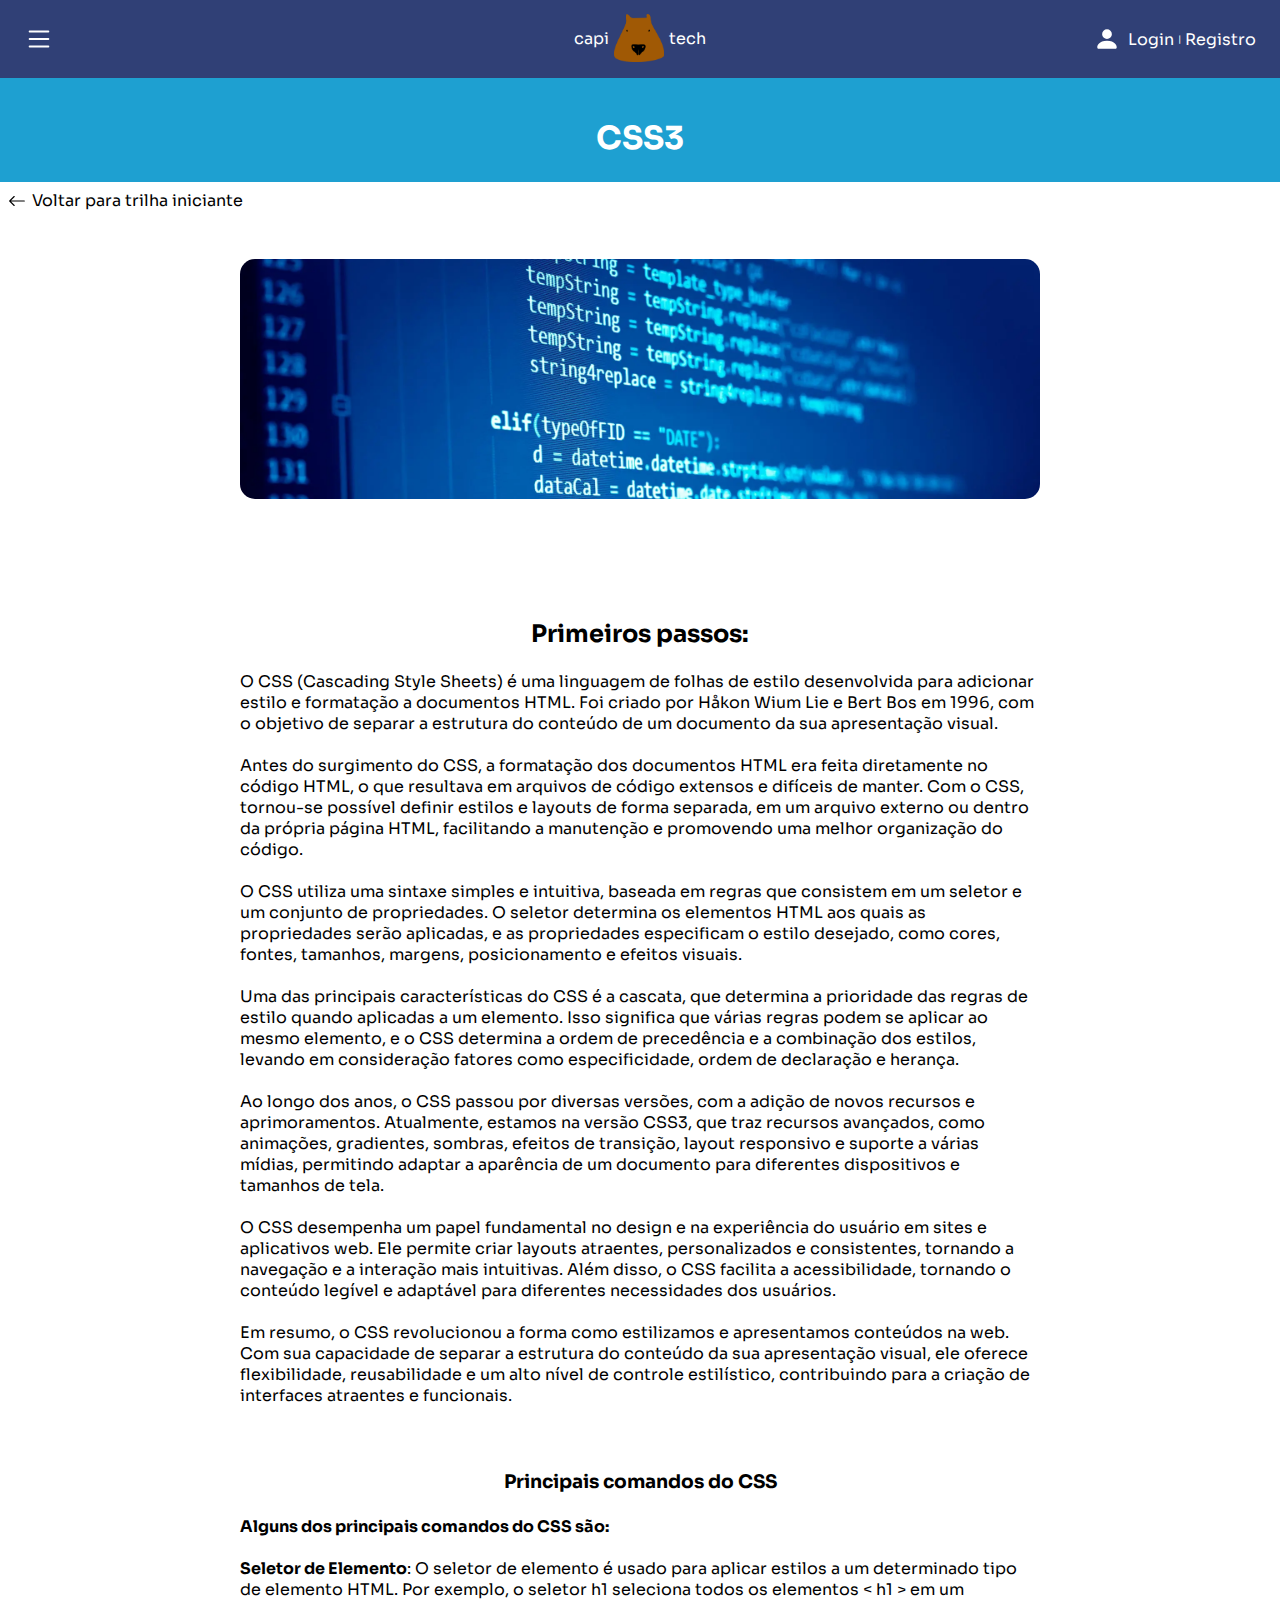
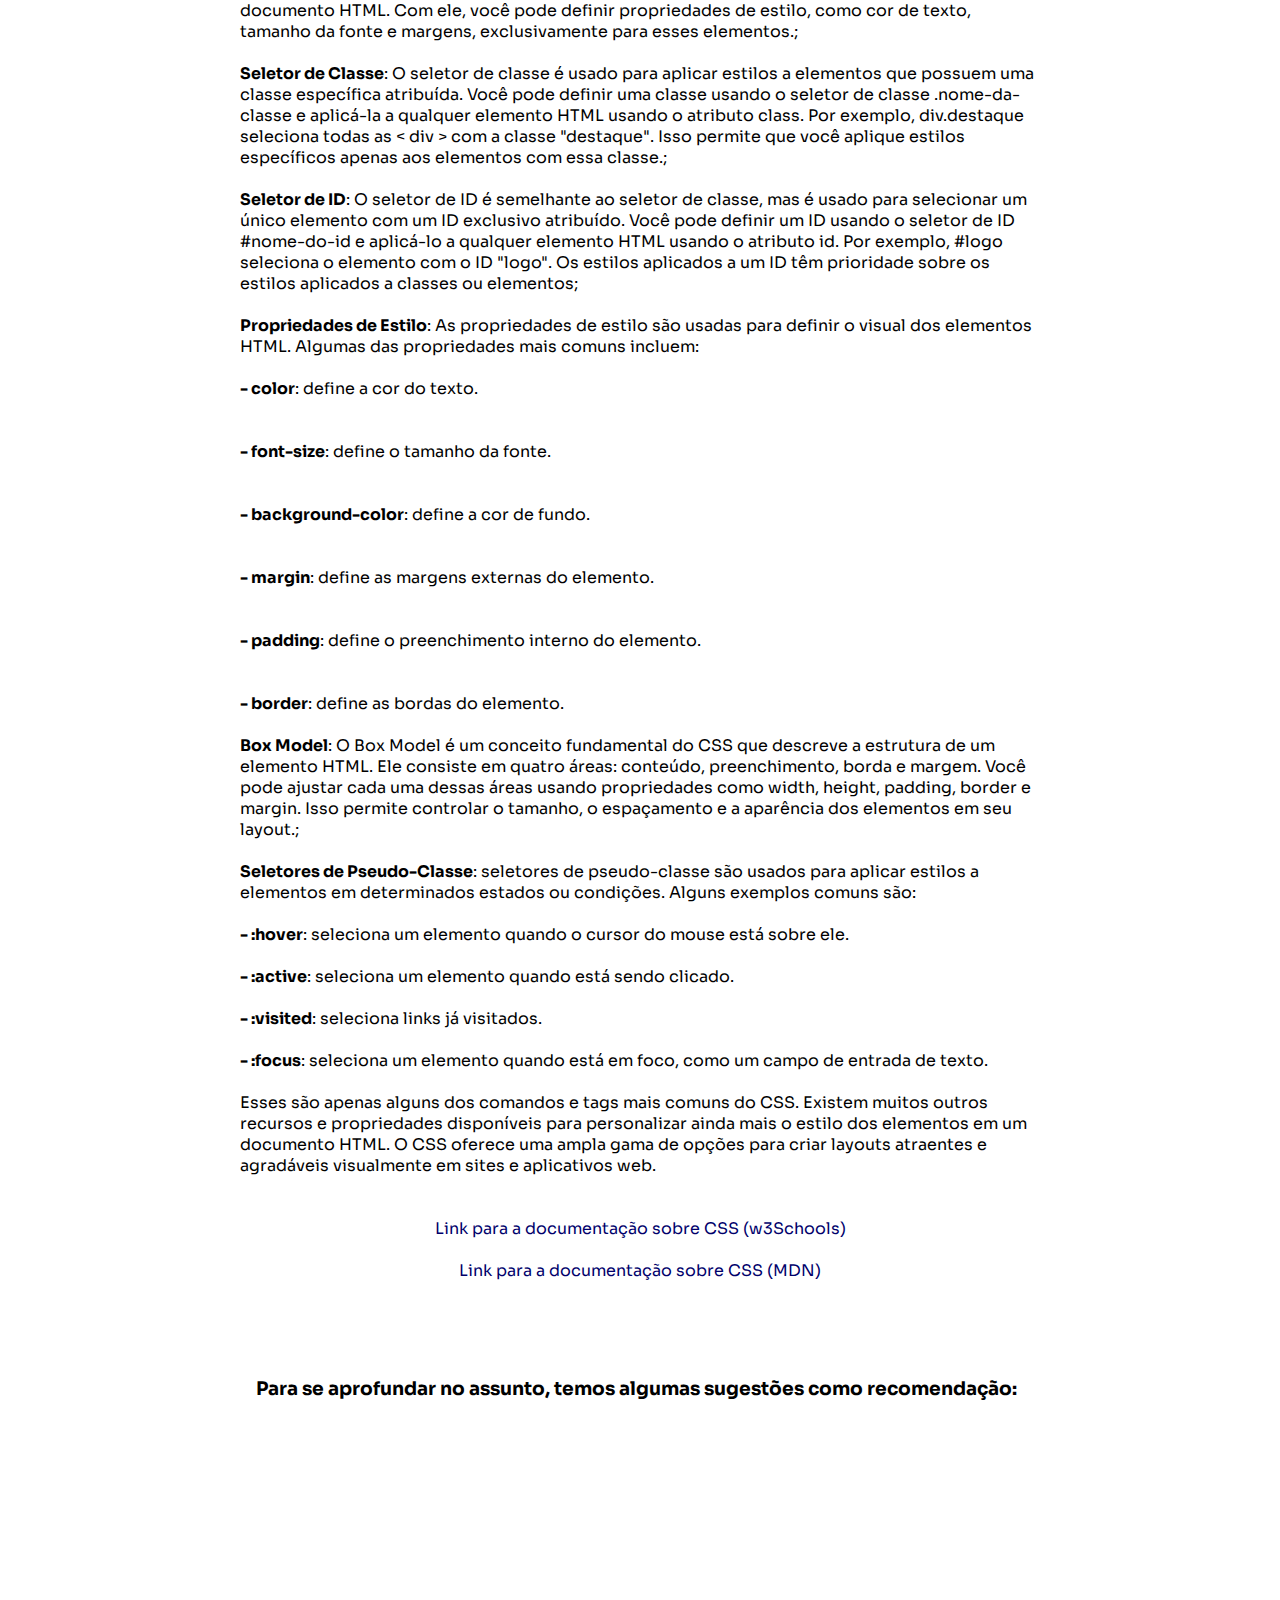
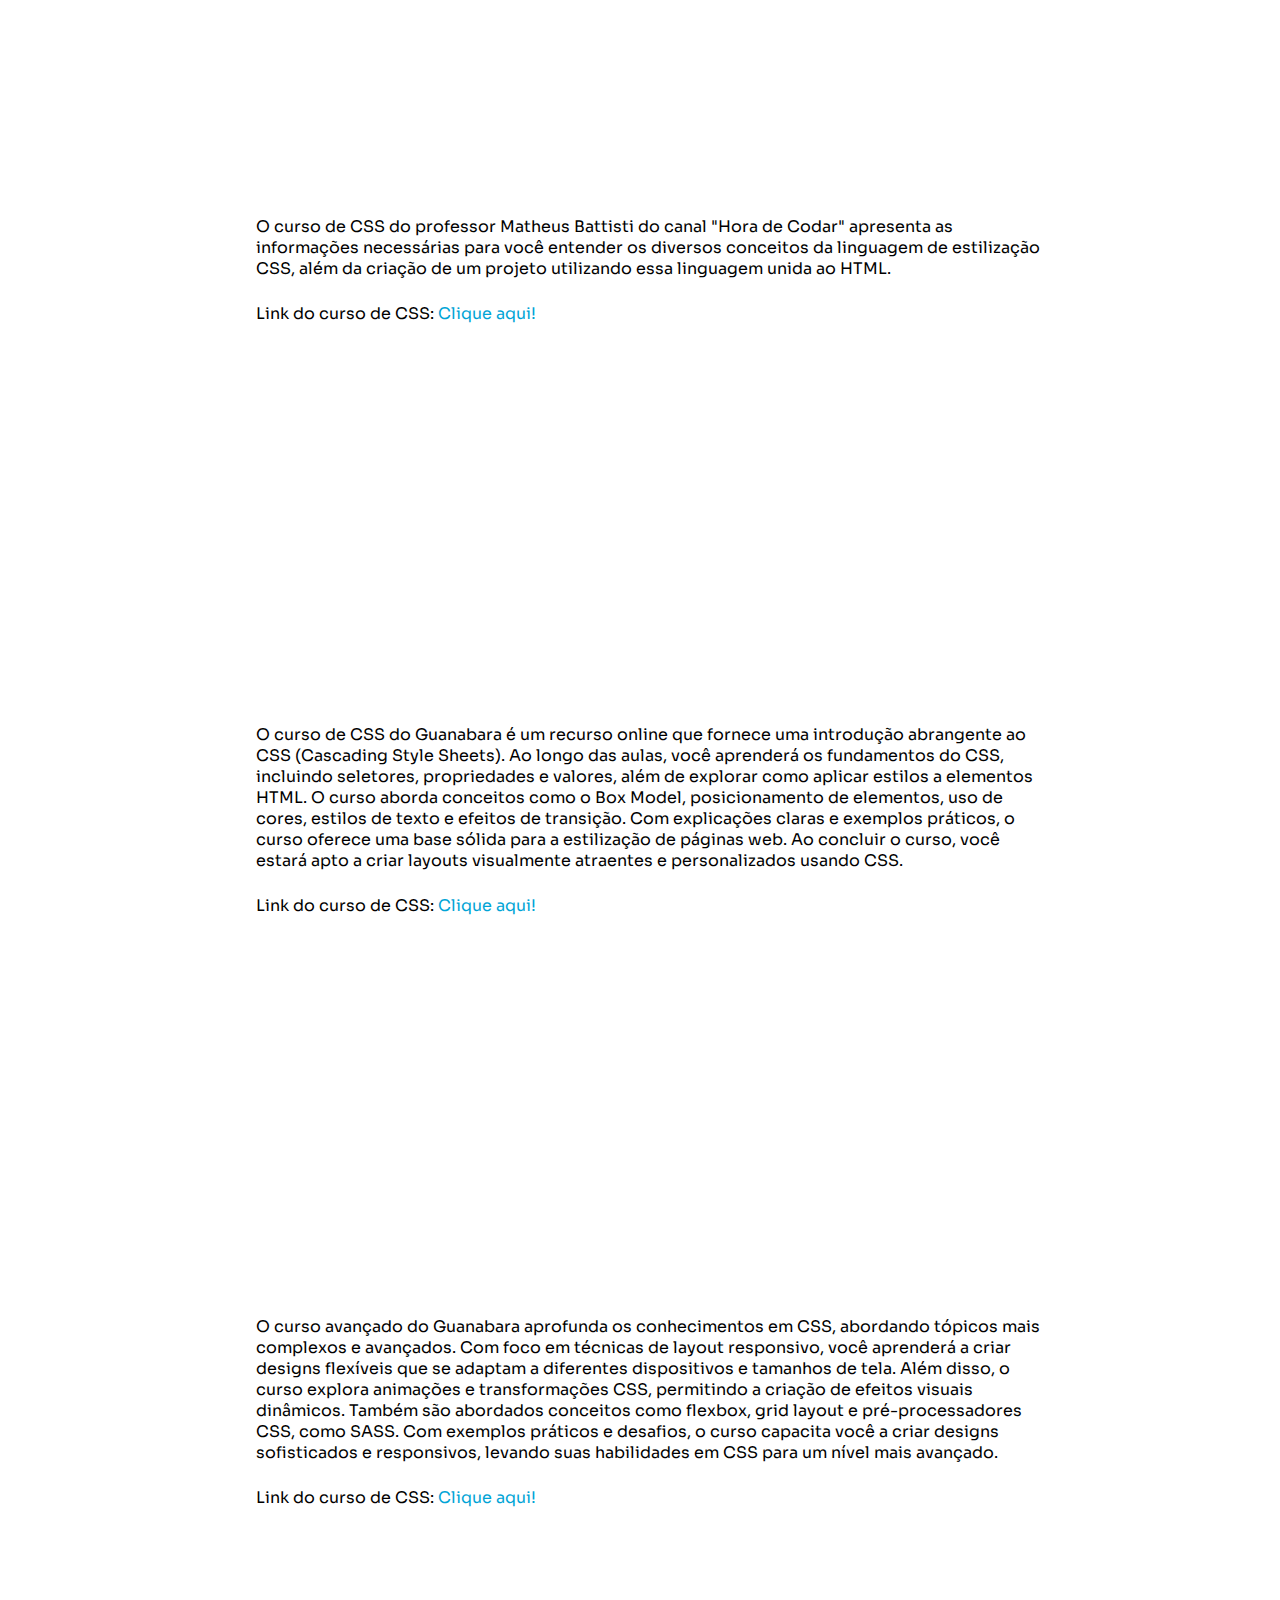
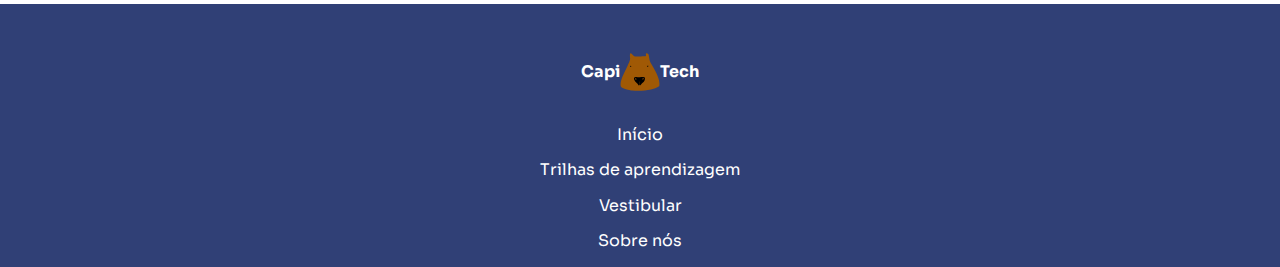
<file: Pages/Trilhas/trilhaCss.html>
<!DOCTYPE html>
<html lang="pt-br">
<head>
    <meta charset="UTF-8">
    <meta http-equiv="X-UA-Compatible" content="IE=edge">
    <meta name="viewport" content="width=device-width, initial-scale=1.0">
    <title>Capi.Tech()</title>

    <link rel="stylesheet" href="../../CSS/reset.css">
    <link rel="stylesheet" href="../../CSS/patterns.css">
    <link rel="stylesheet" href="../../CSS/conteudoTrilhas.css">
    <link rel="preconnect" href="https://fonts.googleapis.com">
    <link rel="preconnect" href="https://fonts.gstatic.com" crossorigin>
    <link href="https://fonts.googleapis.com/css2?family=Sora:wght@300;400;700&display=swap" rel="stylesheet">
    <link rel="shortcut icon" href="../../Images/favicon.png">
</head>
<body>
    <header>
        <nav>
            <button id="menuItem">
                <img src="../../Images/Icons/list.svg" alt="menu-icon">
            </button>

            
            
            <div id="login">
                <img src="../../Images/Icons/person-fill.svg" alt="User">
                <span>Login</span>
                <span id="lineBetween">|</span>
                <span>Registro</span>
            </div>
        </nav>

        <div id="titulo">
            <span>capi</span>
            <img src="../../Images/capi.png" alt="logo">
            <span>tech</span>
        </div>
    </header>

    <main>

        <aside>
                <ul>
                  <a href="../../index.html"><li>Início</li></a>
                  <a href="../trilhas.html"><li>Trilhas de aprendizagem</li></a>
                  <a href="../vestibular.html"><li>Vestibular</li></a>
                  <a href="../sobre.html"><li>Sobre</li></a>
                </ul>
        
                  <button id="closeAside">
                      <img src="../../Images/Icons/close.svg" alt="Close">
                  </button>
        </aside>
        
        <div id="modal">
                  <div id="modalLogin">
                      <div id="icones">
                          <img src="../../Images/Icons/person-fill.svg" alt="Login">
                          <div>
                              <span>Login</span>
                              <span class="lineBetween">|</span>
                              <span>Resgistre-se</span>
                          </div>
                          <button id="closeModal">
                              <img src="../../Images/Icons/close.svg" alt="Close modal">
                          </button>
                      </div>
        
                      <div id="loginModal">
                          <h3>Olá, seja bem vindo ao Capi.Tech</h3>
                          
                          <p>Faça o login ou registre-se para manter toda sua jornada salva.</p>
                  
                          <input type="text" name="login" id="userLogin" placeholder="Digite o username ou o e-mail">
                  
                          <input type="password" name="passwordLogin" id="passwordLogin" placeholder="Digite sua senha">
              
                          <button class="linkPagesButton">Login</button>
                          <button class="linkPagesButton">Registre-se</button>
                          
                          <p>Esqueci minha senha</p>
                      </div>
                  </div>
        </div>

        <div id="pageInfo">
            <div>
                <h1>CSS3</h1>
            </div>
        </div>
        
        <a href="../trilhaIniciante.html" id="backToTrails">
            <img src="../../Images/Icons/arrow-right.svg" alt="Arrow">
            <span>Voltar para trilha iniciante</span>
        </a>

        <div id="trailLogoIntro"></div>

        <section id="intro">
            <div class="explanation">
                <h2>Primeiros passos:</h2>
    
                <p>
                    O CSS (Cascading Style Sheets) é uma linguagem de folhas de estilo desenvolvida para adicionar estilo e formatação a documentos HTML. Foi criado por Håkon Wium Lie e Bert Bos em 1996, com o objetivo de separar a estrutura do conteúdo de um documento da sua apresentação visual.

                    <br><br>

                    Antes do surgimento do CSS, a formatação dos documentos HTML era feita diretamente no código HTML, o que resultava em arquivos de código extensos e difíceis de manter. Com o CSS, tornou-se possível definir estilos e layouts de forma separada, em um arquivo externo ou dentro da própria página HTML, facilitando a manutenção e promovendo uma melhor organização do código.

                    <br><br>
                    
                    O CSS utiliza uma sintaxe simples e intuitiva, baseada em regras que consistem em um seletor e um conjunto de propriedades. O seletor determina os elementos HTML aos quais as propriedades serão aplicadas, e as propriedades especificam o estilo desejado, como cores, fontes, tamanhos, margens, posicionamento e efeitos visuais.

                    <br><br>
                    
                    Uma das principais características do CSS é a cascata, que determina a prioridade das regras de estilo quando aplicadas a um elemento. Isso significa que várias regras podem se aplicar ao mesmo elemento, e o CSS determina a ordem de precedência e a combinação dos estilos, levando em consideração fatores como especificidade, ordem de declaração e herança.

                    <br><br>
                    
                    Ao longo dos anos, o CSS passou por diversas versões, com a adição de novos recursos e aprimoramentos. Atualmente, estamos na versão CSS3, que traz recursos avançados, como animações, gradientes, sombras, efeitos de transição, layout responsivo e suporte a várias mídias, permitindo adaptar a aparência de um documento para diferentes dispositivos e tamanhos de tela.

                    <br><br>
                    
                    O CSS desempenha um papel fundamental no design e na experiência do usuário em sites e aplicativos web. Ele permite criar layouts atraentes, personalizados e consistentes, tornando a navegação e a interação mais intuitivas. Além disso, o CSS facilita a acessibilidade, tornando o conteúdo legível e adaptável para diferentes necessidades dos usuários.

                    <br><br>
                    
                    Em resumo, o CSS revolucionou a forma como estilizamos e apresentamos conteúdos na web. Com sua capacidade de separar a estrutura do conteúdo da sua apresentação visual, ele oferece flexibilidade, reusabilidade e um alto nível de controle estilístico, contribuindo para a criação de interfaces atraentes e funcionais.
                </p>
    
            </div>
            
            <div class="explanation">
                <h3>Principais comandos do CSS</h3>

                <div>
                  <p><b>Alguns dos principais comandos do CSS são:</b></p>

                  <br>

                  <ul>
                    <li>
                      <b>Seletor de Elemento</b>: O seletor de elemento é usado para aplicar estilos a um determinado tipo de elemento HTML. Por exemplo, o seletor h1 seleciona todos os elementos < h1 > em um documento HTML. Com ele, você pode definir propriedades de estilo, como cor de texto, tamanho da fonte e margens, exclusivamente para esses elementos.;
                    </li>
                    <br>
                    <li>
                      <b>Seletor de Classe</b>: O seletor de classe é usado para aplicar estilos a elementos que possuem uma classe específica atribuída. Você pode definir uma classe usando o seletor de classe .nome-da-classe e aplicá-la a qualquer elemento HTML usando o atributo class. Por exemplo, div.destaque seleciona todas as < div > com a classe "destaque". Isso permite que você aplique estilos específicos apenas aos elementos com essa classe.;
                    </li>
                    <br>
                    <li>
                      <b>Seletor de ID</b>: O seletor de ID é semelhante ao seletor de classe, mas é usado para selecionar um único elemento com um ID exclusivo atribuído. Você pode definir um ID usando o seletor de ID #nome-do-id e aplicá-lo a qualquer elemento HTML usando o atributo id. Por exemplo, #logo seleciona o elemento com o ID "logo". Os estilos aplicados a um ID têm prioridade sobre os estilos aplicados a classes ou elementos;
                    </li>
                    <br>
                    <li>
                      <b> Propriedades de Estilo</b>: As propriedades de estilo são usadas para definir o visual dos elementos HTML. Algumas das propriedades mais comuns incluem:
                      <br><br>
                        <ul>
                            <li>
                                <b>- color</b>: define a cor do texto.
                            </li>
                            <br><br>
                            <li>
                                <b>- font-size</b>: define o tamanho da fonte.
                            </li>
                            <br><br>
                            <li>
                                <b>- background-color</b>: define a cor de fundo.
                            </li>
                            <br><br>
                            <li>
                                <b>- margin</b>: define as margens externas do elemento.
                            </li>
                            <br><br>
                            <li>
                                <b>- padding</b>: define o preenchimento interno do elemento.
                            </li>
                            <br><br>
                            <li>
                                <b>- border</b>: define as bordas do elemento.
                            </li>
                        </ul>
                    </li>
                    <br>
                    <li>
                      <b> Box Model</b>:  O Box Model é um conceito fundamental do CSS que descreve a estrutura de um elemento HTML. Ele consiste em quatro áreas: conteúdo, preenchimento, borda e margem. Você pode ajustar cada uma dessas áreas usando propriedades como width, height, padding, border e margin. Isso permite controlar o tamanho, o espaçamento e a aparência dos elementos em seu layout.;
                    </li>
                    <br>
                    <li>
                      <b> Seletores de Pseudo-Classe</b>: seletores de pseudo-classe são usados para aplicar estilos a elementos em determinados estados ou condições. Alguns exemplos comuns são:
                        <br><br>

                        <ul>
                            <li>
                                <b>- :hover</b>: seleciona um elemento quando o cursor do mouse está sobre ele.
                                <br><br>
                            </li>
                            <li>
                                <b>- :active</b>: seleciona um elemento quando está sendo clicado.
                                <br><br>
                            </li>
                            <li>
                                <b>- :visited</b>: seleciona links já visitados.
                                <br><br>
                            </li>
                            <li>
                                <b>- :focus</b>: seleciona um elemento quando está em foco, como um campo de entrada de texto.
                                <br><br>
                            </li>
                        </ul>
                        Esses são apenas alguns dos comandos e tags mais comuns do CSS. Existem muitos outros recursos e propriedades disponíveis para personalizar ainda mais o estilo dos elementos em um documento HTML. O CSS oferece uma ampla gama de opções para criar layouts atraentes e agradáveis visualmente em sites e aplicativos web.
                    </li>
                  </ul>
                </div>

                <br>
                <br>
                <div>
                  <a style="color: rgb(0, 0, 107);" target="_blank"  href="https://www.w3schools.com/cssref/index.php">Link para a documentação sobre CSS (w3Schools)</a>
                </div>
                <br>
                <div>
                  <a style="color: rgb(0, 0, 107);" target="_blank"  href="https://developer.mozilla.org/pt-BR/docs/Web/CSS">Link para a documentação sobre CSS (MDN)</a>
                </div>
                
                
              </div>
              
        </section>

        <section id="materials">

          <div id="videoMaterials">
            <h3>Para se aprofundar no assunto, temos algumas sugestões como recomendação:</h3>

            <div class="videoContent">
                <iframe width="100%" height="315" src="https://www.youtube.com/embed/vwbegraDXD8" title="YouTube video player" frameborder="0" allow="accelerometer; autoplay; clipboard-write; encrypted-media; gyroscope; picture-in-picture; web-share" allowfullscreen></iframe>

                <p>
                  O curso de CSS do professor Matheus Battisti do canal "Hora de Codar" apresenta as informações necessárias para você entender os diversos conceitos da linguagem de estilização CSS, além da criação de um projeto utilizando essa linguagem unida ao HTML.                   
                </p>

                <p>
                      Link do curso de CSS: <a href="https://youtu.be/vwbegraDXD8" target="_blank" style="color: #00a4d6">Clique aqui!</a>
                </p>
            </div>

            <div class="videoContent">
                <iframe width="100%" height="315" src="https://www.youtube.com/embed/byqhpuVpvEI" title="YouTube video player" frameborder="0" allow="accelerometer; autoplay; clipboard-write; encrypted-media; gyroscope; picture-in-picture; web-share" allowfullscreen></iframe>

                <p>
                    O curso de CSS do Guanabara é um recurso online que fornece uma introdução abrangente ao CSS (Cascading Style Sheets). Ao longo das aulas, você aprenderá os fundamentos do CSS, incluindo seletores, propriedades e valores, além de explorar como aplicar estilos a elementos HTML. O curso aborda conceitos como o Box Model, posicionamento de elementos, uso de cores, estilos de texto e efeitos de transição. Com explicações claras e exemplos práticos, o curso oferece uma base sólida para a estilização de páginas web. Ao concluir o curso, você estará apto a criar layouts visualmente atraentes e personalizados usando CSS.              
                    
                </p>

                <p>
                      Link do curso de CSS: <a href="https://youtu.be/byqhpuVpvEI" target="_blank" style="color: #00a4d6">Clique aqui!</a>
                </p>
            </div>

            <div class="videoContent">
                <iframe width="100%" height="315" src="https://www.youtube.com/embed/-i1JVMspDJQ" title="YouTube video player" frameborder="0" allow="accelerometer; autoplay; clipboard-write; encrypted-media; gyroscope; picture-in-picture; web-share" allowfullscreen></iframe>

                <p>
                    O curso avançado do Guanabara aprofunda os conhecimentos em CSS, abordando tópicos mais complexos e avançados. Com foco em técnicas de layout responsivo, você aprenderá a criar designs flexíveis que se adaptam a diferentes dispositivos e tamanhos de tela. Além disso, o curso explora animações e transformações CSS, permitindo a criação de efeitos visuais dinâmicos. Também são abordados conceitos como flexbox, grid layout e pré-processadores CSS, como SASS. Com exemplos práticos e desafios, o curso capacita você a criar designs sofisticados e responsivos, levando suas habilidades em CSS para um nível mais avançado.
                </p>

                <p>
                  Link do curso de CSS: <a href="https://youtu.be/-i1JVMspDJQ" target="_blank" style="color: #00a4d6">Clique aqui!</a>
                </p>
              </div>
          </div>

        </section>


    </main>

    <footer>
        <div id="footerLogo">
            <span>Capi</span>
            <img src="../../Images/capi.svg" alt="Logo">
            <span>Tech</span>
        </div>
  
        <a href="../../index.html">Início</a>
        <a href="../trilhas.html">Trilhas de aprendizagem</a>
        <a href="../vestibular.html">Vestibular</a>
        <a href="../sobre.html">Sobre nós</a>
  
    </footer>
  
    <script src="../../JS/modals.js"></script>
    
</body>
</html>
</file>
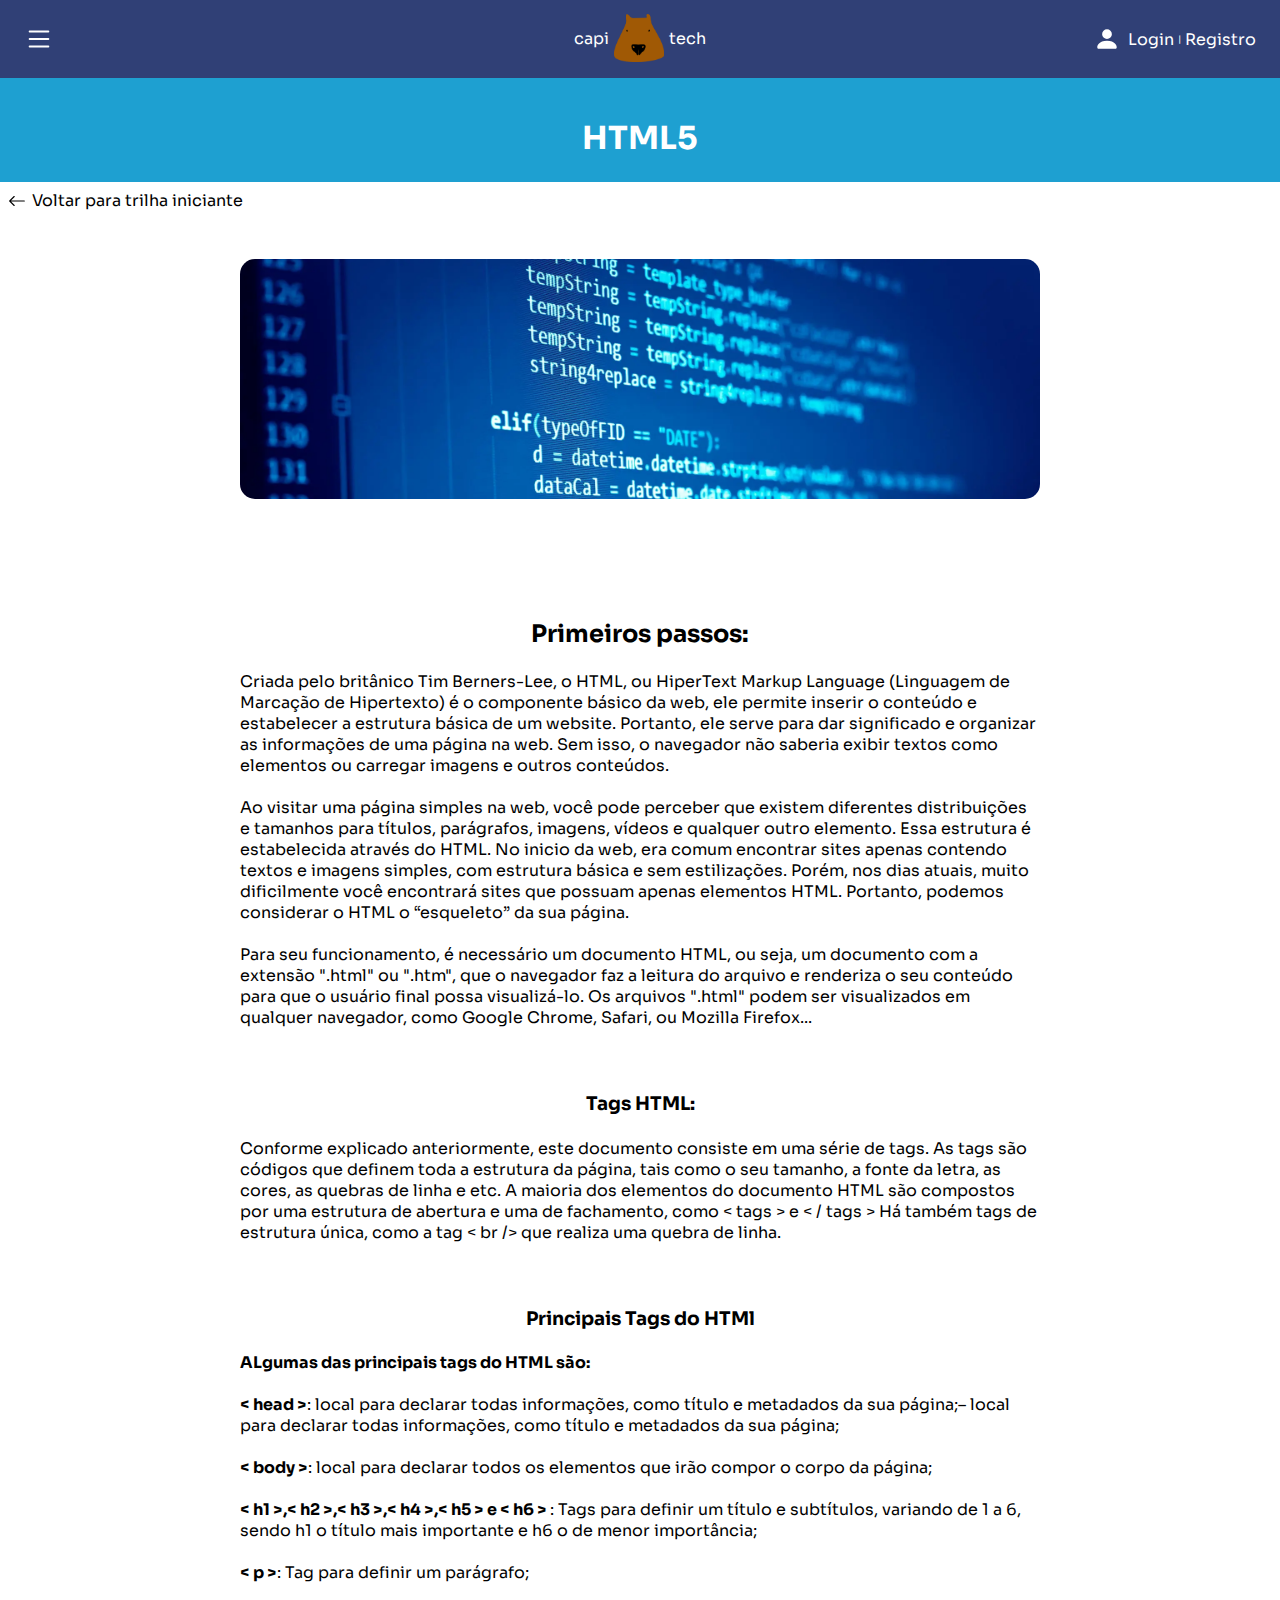
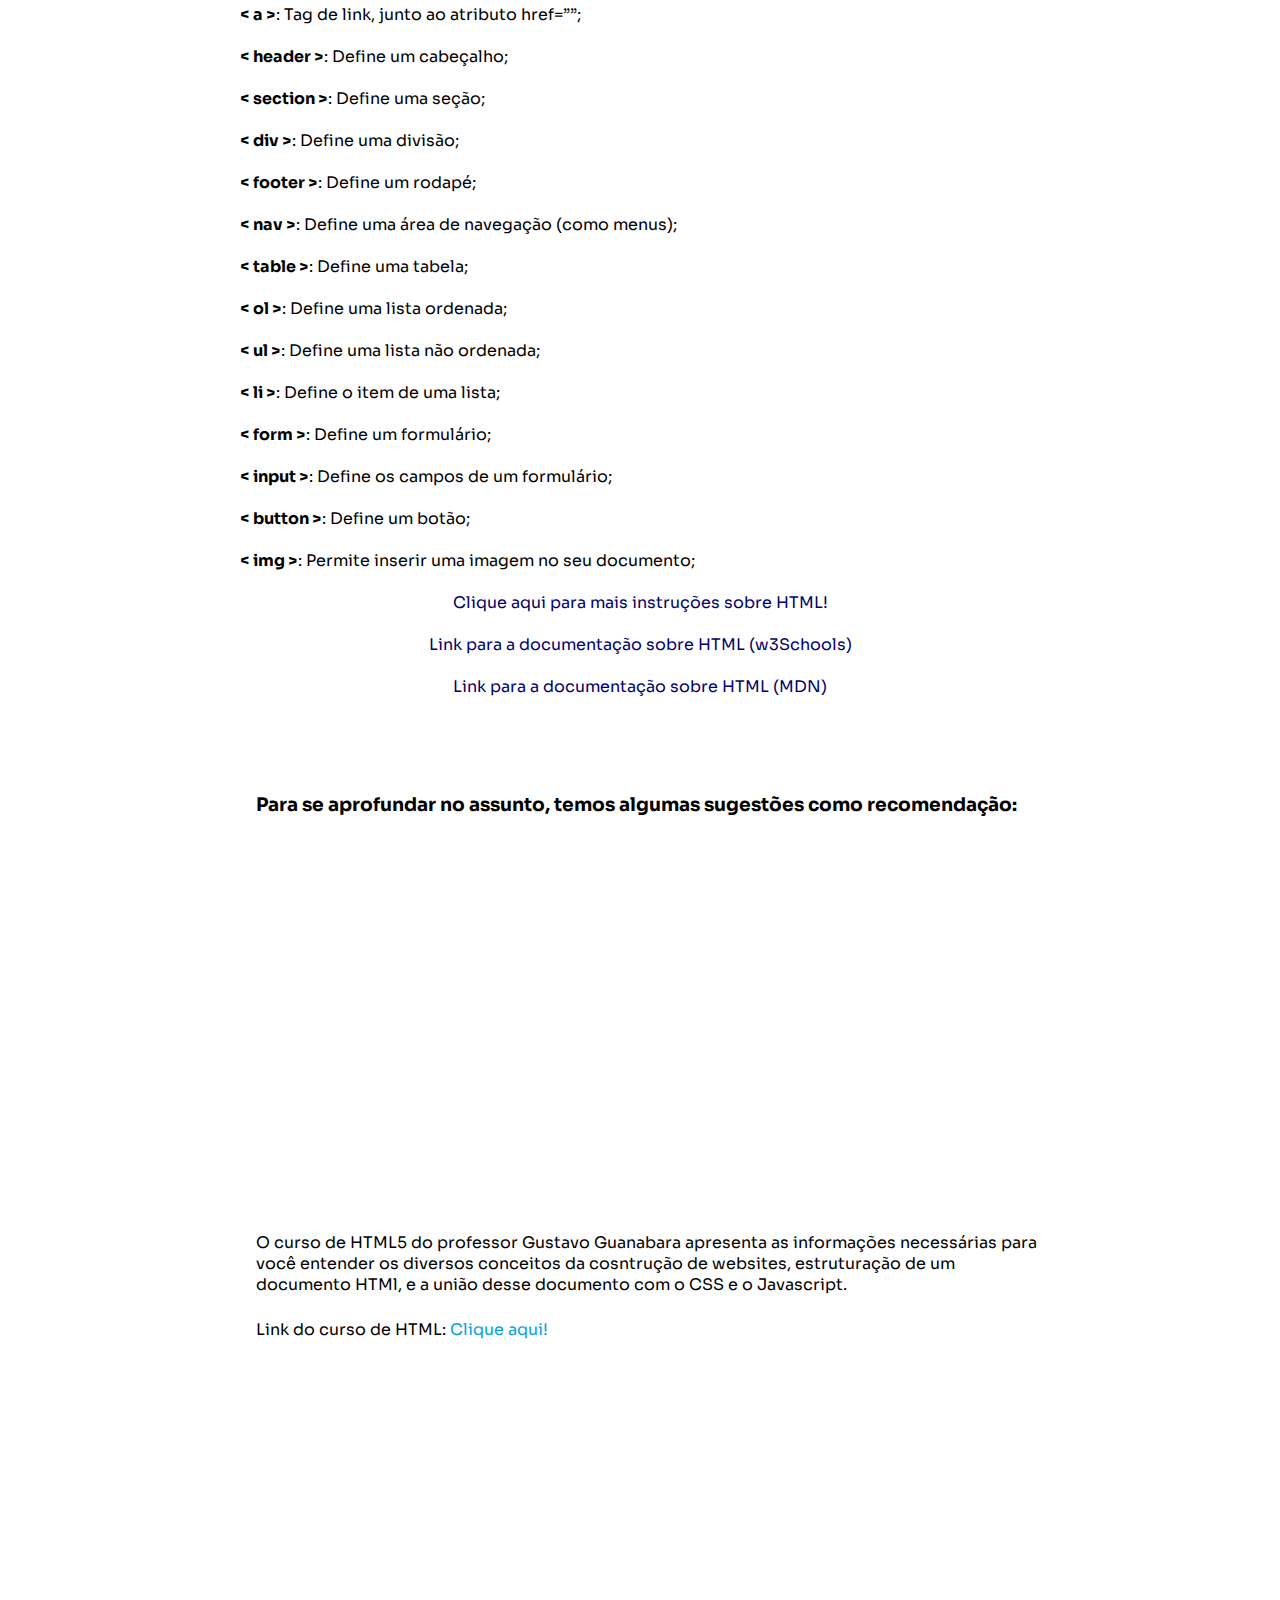
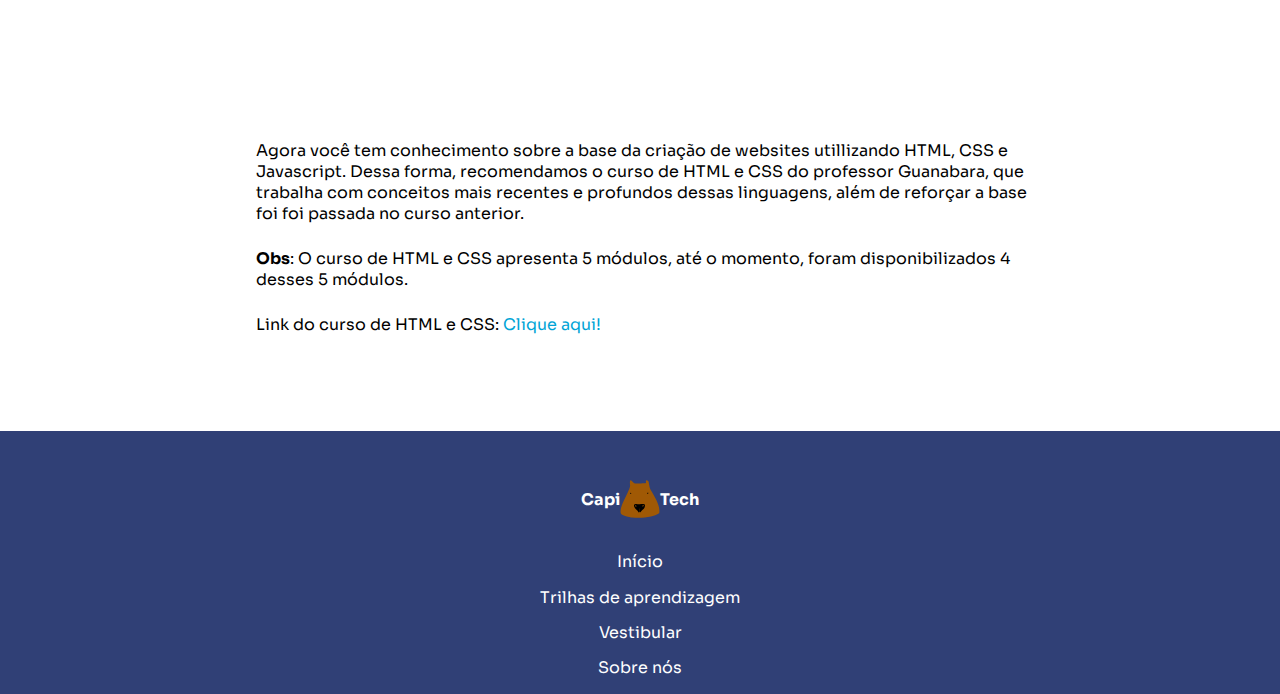
<file: Pages/Trilhas/trilhaHtml.html>
<!DOCTYPE html>
<html lang="pt-br">
<head>
    <meta charset="UTF-8">
    <meta http-equiv="X-UA-Compatible" content="IE=edge">
    <meta name="viewport" content="width=device-width, initial-scale=1.0">
    <title>Capi.Tech()</title>

    <link rel="stylesheet" href="../../CSS/reset.css">
    <link rel="stylesheet" href="../../CSS/patterns.css">
    <link rel="stylesheet" href="../../CSS/conteudoTrilhas.css">
    <link rel="preconnect" href="https://fonts.googleapis.com">
    <link rel="preconnect" href="https://fonts.gstatic.com" crossorigin>
    <link href="https://fonts.googleapis.com/css2?family=Sora:wght@300;400;700&display=swap" rel="stylesheet">
    <link rel="shortcut icon" href="../../Images/favicon.png">
</head>
<body>
    <header>
        <nav>
            <button id="menuItem">
                <img src="../../Images/Icons/list.svg" alt="menu-icon">
            </button>

            
            
            <div id="login">
                <img src="../../Images/Icons/person-fill.svg" alt="User">
                <span>Login</span>
                <span id="lineBetween">|</span>
                <span>Registro</span>
            </div>
        </nav>

        <div id="titulo">
            <span>capi</span>
            <img src="../../Images/capi.png" alt="logo">
            <span>tech</span>
        </div>
    </header>

    <main>

        <aside>
                <ul>
                  <a href="../../index.html"><li>Início</li></a>
                  <a href="../trilhas.html"><li>Trilhas de aprendizagem</li></a>
                  <a href="../vestibular.html"><li>Vestibular</li></a>
                  <a href="../sobre.html"><li>Sobre</li></a>
                </ul>
        
                  <button id="closeAside">
                      <img src="../../Images/Icons/close.svg" alt="Close">
                  </button>
        </aside>
        
        <div id="modal">
                  <div id="modalLogin">
                      <div id="icones">
                          <img src="../../Images/Icons/person-fill.svg" alt="Login">
                          <div>
                              <span>Login</span>
                              <span class="lineBetween">|</span>
                              <span>Resgistre-se</span>
                          </div>
                          <button id="closeModal">
                              <img src="../../Images/Icons/close.svg" alt="Close modal">
                          </button>
                      </div>
        
                      <div id="loginModal">
                          <h3>Olá, seja bem vindo ao Capi.Tech</h3>
                          
                          <p>Faça o login ou registre-se para manter toda sua jornada salva.</p>
                  
                          <input type="text" name="login" id="userLogin" placeholder="Digite o username ou o e-mail">
                  
                          <input type="password" name="passwordLogin" id="passwordLogin" placeholder="Digite sua senha">
              
                          <button class="linkPagesButton">Login</button>
                          <button class="linkPagesButton">Registre-se</button>
                          
                          <p>Esqueci minha senha</p>
                      </div>
                  </div>
        </div>

        <div id="pageInfo">
            <div>
                <h1>HTML5</h1>
            </div>
        </div>
        
        <a href="../trilhaIniciante.html" id="backToTrails">
            <img src="../../Images/Icons/arrow-right.svg" alt="Arrow">
            <span>Voltar para trilha iniciante</span>
        </a>

        <div id="trailLogoIntro"></div>

        <section id="intro">
            <div class="explanation">
                <h2>Primeiros passos:</h2>
    
                <p>
                  Criada pelo britânico Tim Berners-Lee, o HTML, ou HiperText Markup Language (Linguagem de Marcação de Hipertexto) é o componente básico da web, ele permite inserir o conteúdo e estabelecer a estrutura básica de um website. Portanto, ele serve para dar significado e organizar as informações de uma página na web. Sem isso, o navegador não saberia exibir textos como elementos ou carregar imagens e outros conteúdos.

                    <br>
                    <br>

                    Ao visitar uma página simples na web, você pode perceber que existem diferentes distribuições e tamanhos para títulos, parágrafos, imagens, vídeos e qualquer outro elemento. Essa estrutura é estabelecida através do HTML. No inicio da web, era comum encontrar sites apenas contendo textos e imagens simples, com estrutura básica e sem estilizações. Porém, nos dias atuais, muito dificilmente você encontrará sites que possuam apenas elementos HTML. Portanto, podemos considerar o HTML o “esqueleto” da sua página.
                  
                    <br><br>

                    Para seu funcionamento, é necessário um documento HTML, ou seja, um documento com a extensão ".html" ou ".htm", que o navegador faz a leitura do arquivo e renderiza o seu conteúdo para que o usuário final possa visualizá-lo. Os arquivos ".html" podem ser visualizados em qualquer navegador, como Google Chrome, Safari, ou Mozilla Firefox...
                </p>
    
            </div>
            
            <div class="explanation">
                <h3>Tags HTML:</h3>

                <p>
                  Conforme explicado anteriormente, este documento consiste em uma série de tags. As tags são códigos que definem toda a estrutura da página, tais como o seu tamanho, a fonte da letra, as cores, as quebras de linha e etc. A maioria dos elementos do documento HTML são compostos por uma estrutura de abertura e uma de fachamento, como < tags > e  < / tags > Há também tags de estrutura única, como a  tag < br /> que realiza uma quebra de linha.

                </p>


                <h3>Principais Tags do HTMl</h3>

                <div>
                  <p><b>ALgumas das principais tags do HTML são:</b></p>

                  <br>

                  <ul>
                    <li>
                      <b>< head ></b>: local para declarar todas informações, como título e metadados da sua página;– local para declarar todas informações, como título e metadados da sua página;
                    </li>
                    <br>
                    <li>
                      <b>< body ></b>: local para declarar todos os elementos que irão compor o corpo da página;
                    </li>
                    <br>
                    <li>
                      <b>< h1 >,< h2 >,< h3 >,< h4 >,< h5 > e < h6 > </b>: Tags para definir um título e subtítulos, variando de 1 a 6, sendo h1 o título mais importante e h6 o de menor importância;
                    </li>
                    <br>
                    <li>
                      <b> < p ></b>: Tag para definir um parágrafo;
                    </li>
                    <br>
                    <li>
                      <b> < a ></b>:  Tag de link, junto ao atributo href=””;
                    </li>
                    <br>
                    <li>
                      <b> < header ></b>: Define um cabeçalho;
                    </li>
                    <br>
                    <li>
                      <b>< section ></b>: Define uma seção;
                    </li>
                    <br>
                    <li>
                      <b> < div ></b>: Define uma divisão;
                    </li>
                    <br>
                    <li>
                      <b> < footer ></b>: Define um rodapé;
                    </li>
                    <br>
                    <li>
                      <b>< nav ></b>: Define uma área de navegação (como menus);
                    </li>
                    <br>
                    <li>
                      <b> < table ></b>: Define uma tabela;
                    </li>
                    <br>
                    <li>
                      <b> < ol ></b>: Define uma lista ordenada;
                    </li>
                    <br>
                    <li>
                      <b>< ul ></b>: Define uma lista não ordenada;
                    </li>
                    <br>
                    <li>
                      <b>< li ></b>: Define o item de uma lista;
                    </li>
                    <br>
                    <li>
                      <b> < form ></b>: Define um formulário;
                    </li>
                    <br>
                    <li>
                      <b> < input ></b>: Define os campos de um formulário;
                    </li>
                    <br>
                    <li>
                      <b> < button ></b>: Define um botão;
                    </li>
                    <br>
                    <li>
                      <b> < img ></b>: Permite inserir uma imagem no seu documento;
                    </li>
                  </ul>
                </div>

                <br>
                <div>
                  <a style="color: rgb(0, 0, 107);" target="_blank" href="https://www.homehost.com.br/blog/tutoriais/o-que-e-html/"><p>Clique aqui para mais instruções sobre HTML!</p></a>
                </div>
                <br>
                <div>
                  <a style="color: rgb(0, 0, 107);" target="_blank"  href="https://www.w3schools.com/html/default.asp">Link para a documentação sobre HTML (w3Schools)</a>
                </div>
                <br>
                <div>
                  <a style="color: rgb(0, 0, 107);" target="_blank"  href="https://developer.mozilla.org/pt-BR/docs/Web/HTML">Link para a documentação sobre HTML (MDN)</a>
                </div>
                
                
              </div>
              
        </section>

        <section id="materials">

          <div id="videoMaterials">
            <h3>Para se aprofundar no assunto, temos algumas sugestões como recomendação:</h3>

            <div class="videoContent">
                <iframe width="100%" height="315" src="https://www.youtube.com/embed/epDCjksKMok" title="YouTube video player" frameborder="0" allow="accelerometer; autoplay; clipboard-write; encrypted-media; gyroscope; picture-in-picture; web-share" allowfullscreen>
                </iframe>

                <p>
                      O curso de HTML5 do professor Gustavo Guanabara apresenta as informações necessárias para você entender os diversos conceitos da cosntrução de websites, estruturação de um documento HTMl, e a união desse documento com o CSS e o Javascript.               
                    
                </p>

                <p>
                      Link do curso de HTML: <a href="https://youtu.be/epDCjksKMok" target="_blank" style="color: #00a4d6">Clique aqui!</a>
                </p>
            </div>

            <div class="videoContent">
                <iframe width="100%" height="315" src="https://www.youtube.com/embed/Ejkb_YpuHWs" title="YouTube video player" frameborder="0" allow="accelerometer; autoplay; clipboard-write; encrypted-media; gyroscope; picture-in-picture; web-share" allowfullscreen></iframe>

                <p>
                  Agora você tem conhecimento sobre a base da criação de websites utillizando HTML, CSS e Javascript. Dessa forma, recomendamos o curso de HTML e CSS do professor Guanabara, que trabalha com conceitos mais recentes e profundos dessas linguagens, além de reforçar a base foi foi passada no curso anterior.
                </p>

                <p>
                  <b>Obs</b>: O curso de HTML e CSS apresenta 5 módulos, até o momento, foram disponibilizados 4 desses 5 módulos.
                </p>

                <p>
                  Link do curso de HTML e CSS: <a href="https://youtu.be/Ejkb_YpuHWs" target="_blank" style="color: #00a4d6">Clique aqui!</a>
                </p>
              </div>
          </div>

        </section>


    </main>

    <footer>
        <div id="footerLogo">
            <span>Capi</span>
            <img src="../../Images/capi.svg" alt="Logo">
            <span>Tech</span>
        </div>
  
        <a href="../../index.html">Início</a>
        <a href="../trilhas.html">Trilhas de aprendizagem</a>
        <a href="../vestibular.html">Vestibular</a>
        <a href="../sobre.html">Sobre nós</a>
  
    </footer>
  
    <script src="../../JS/modals.js"></script>
    
</body>
</html>
</file>
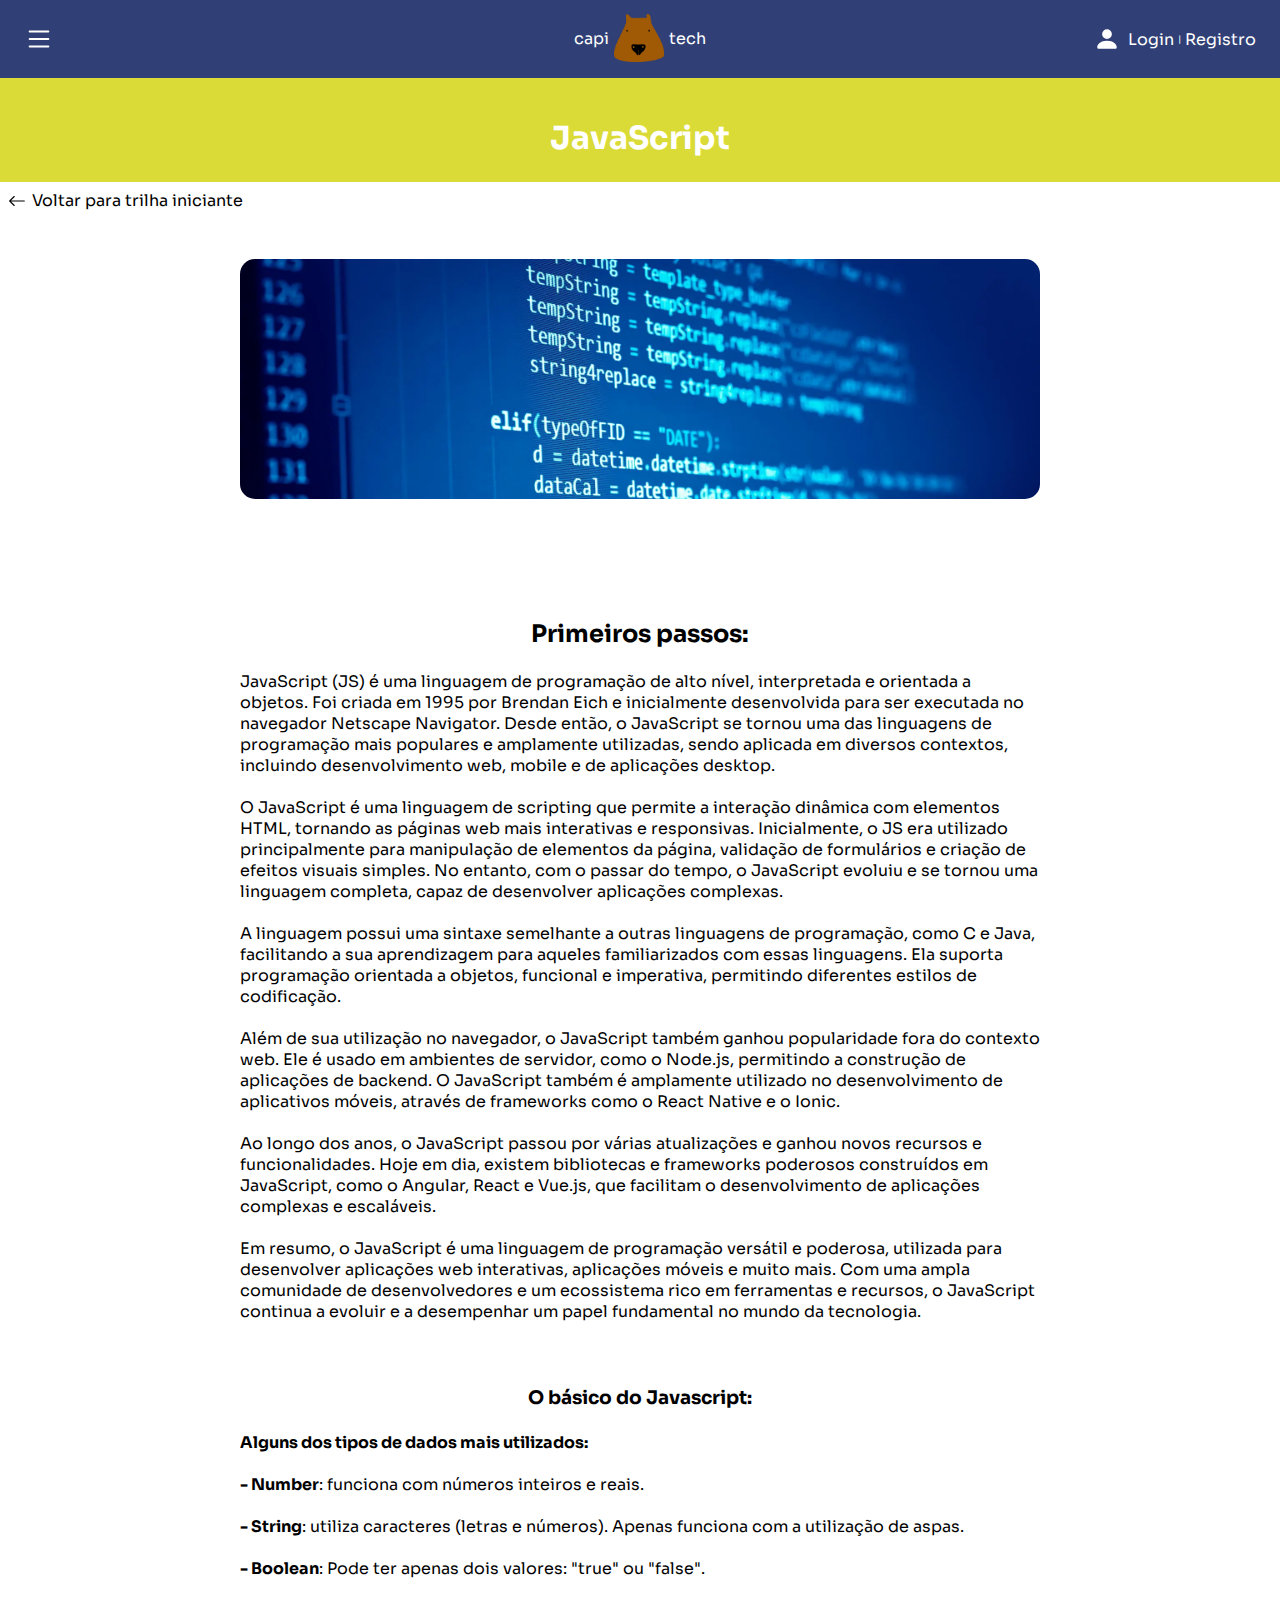
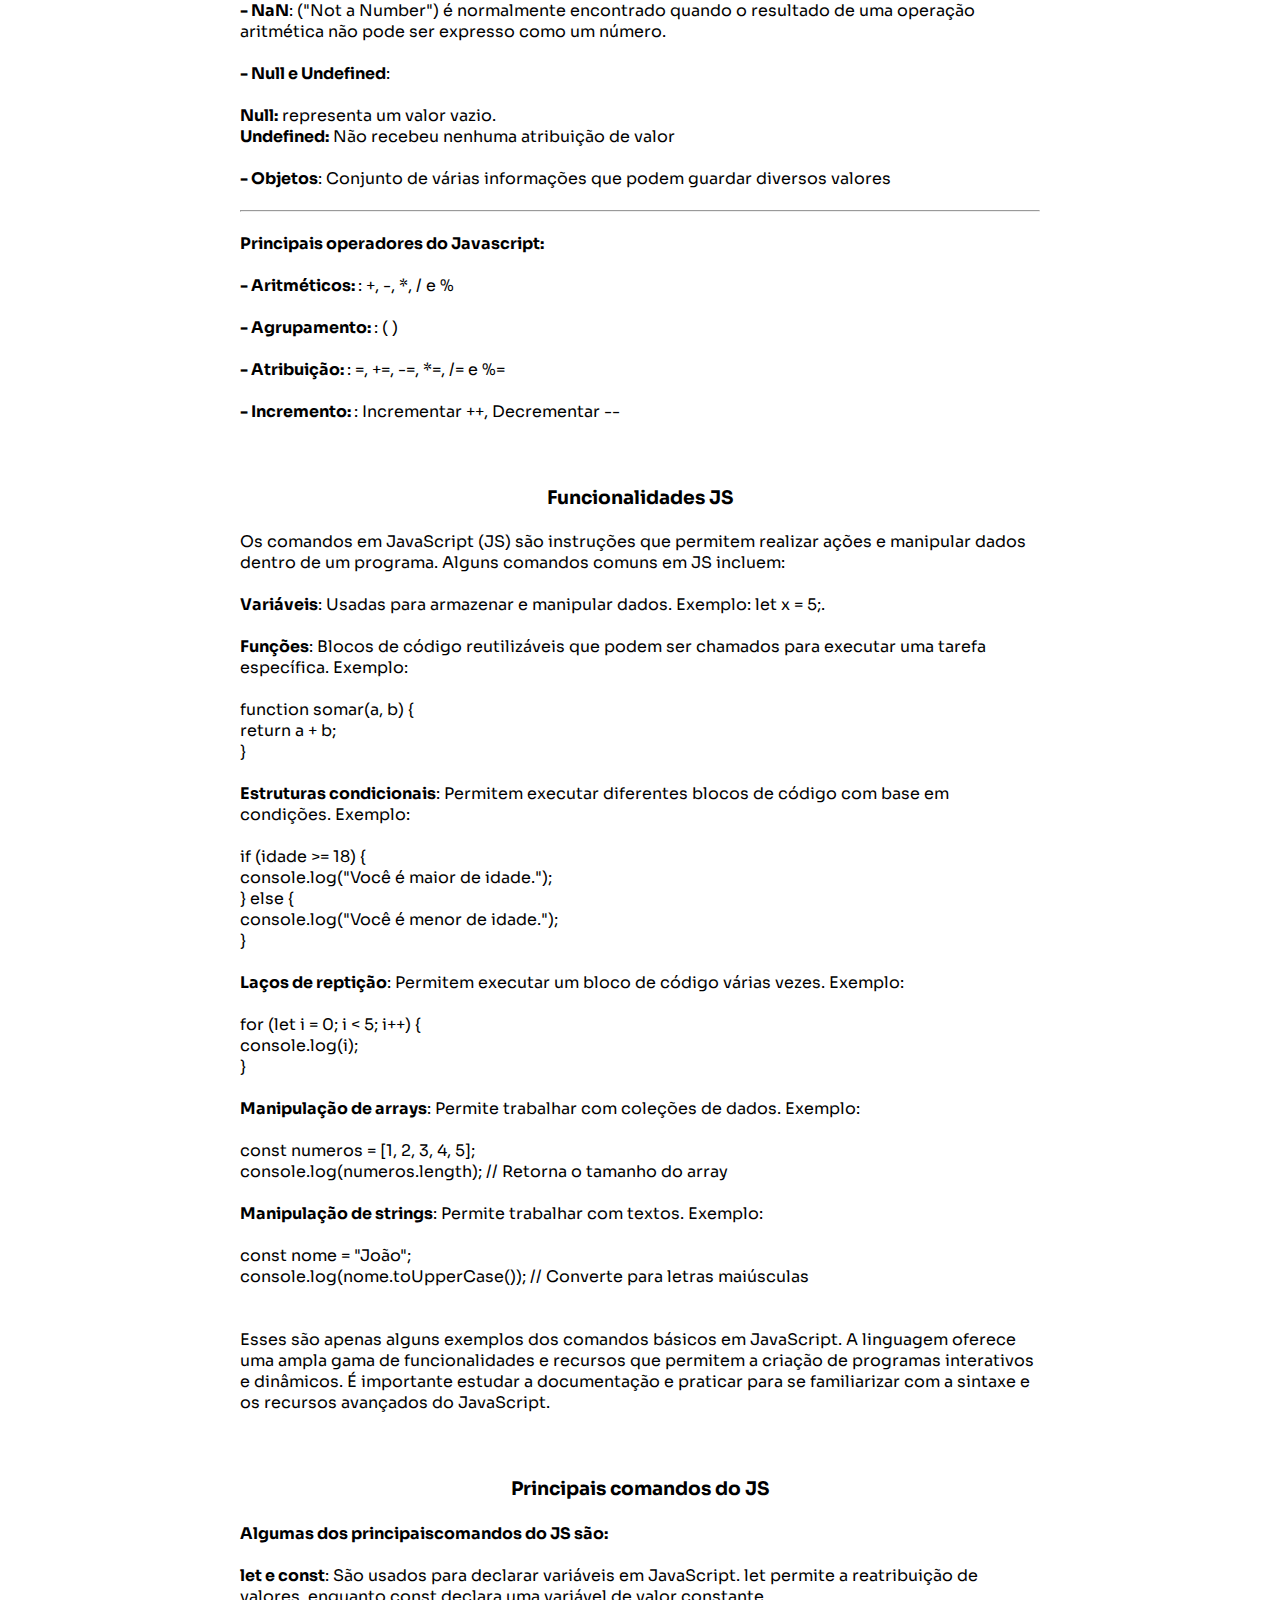
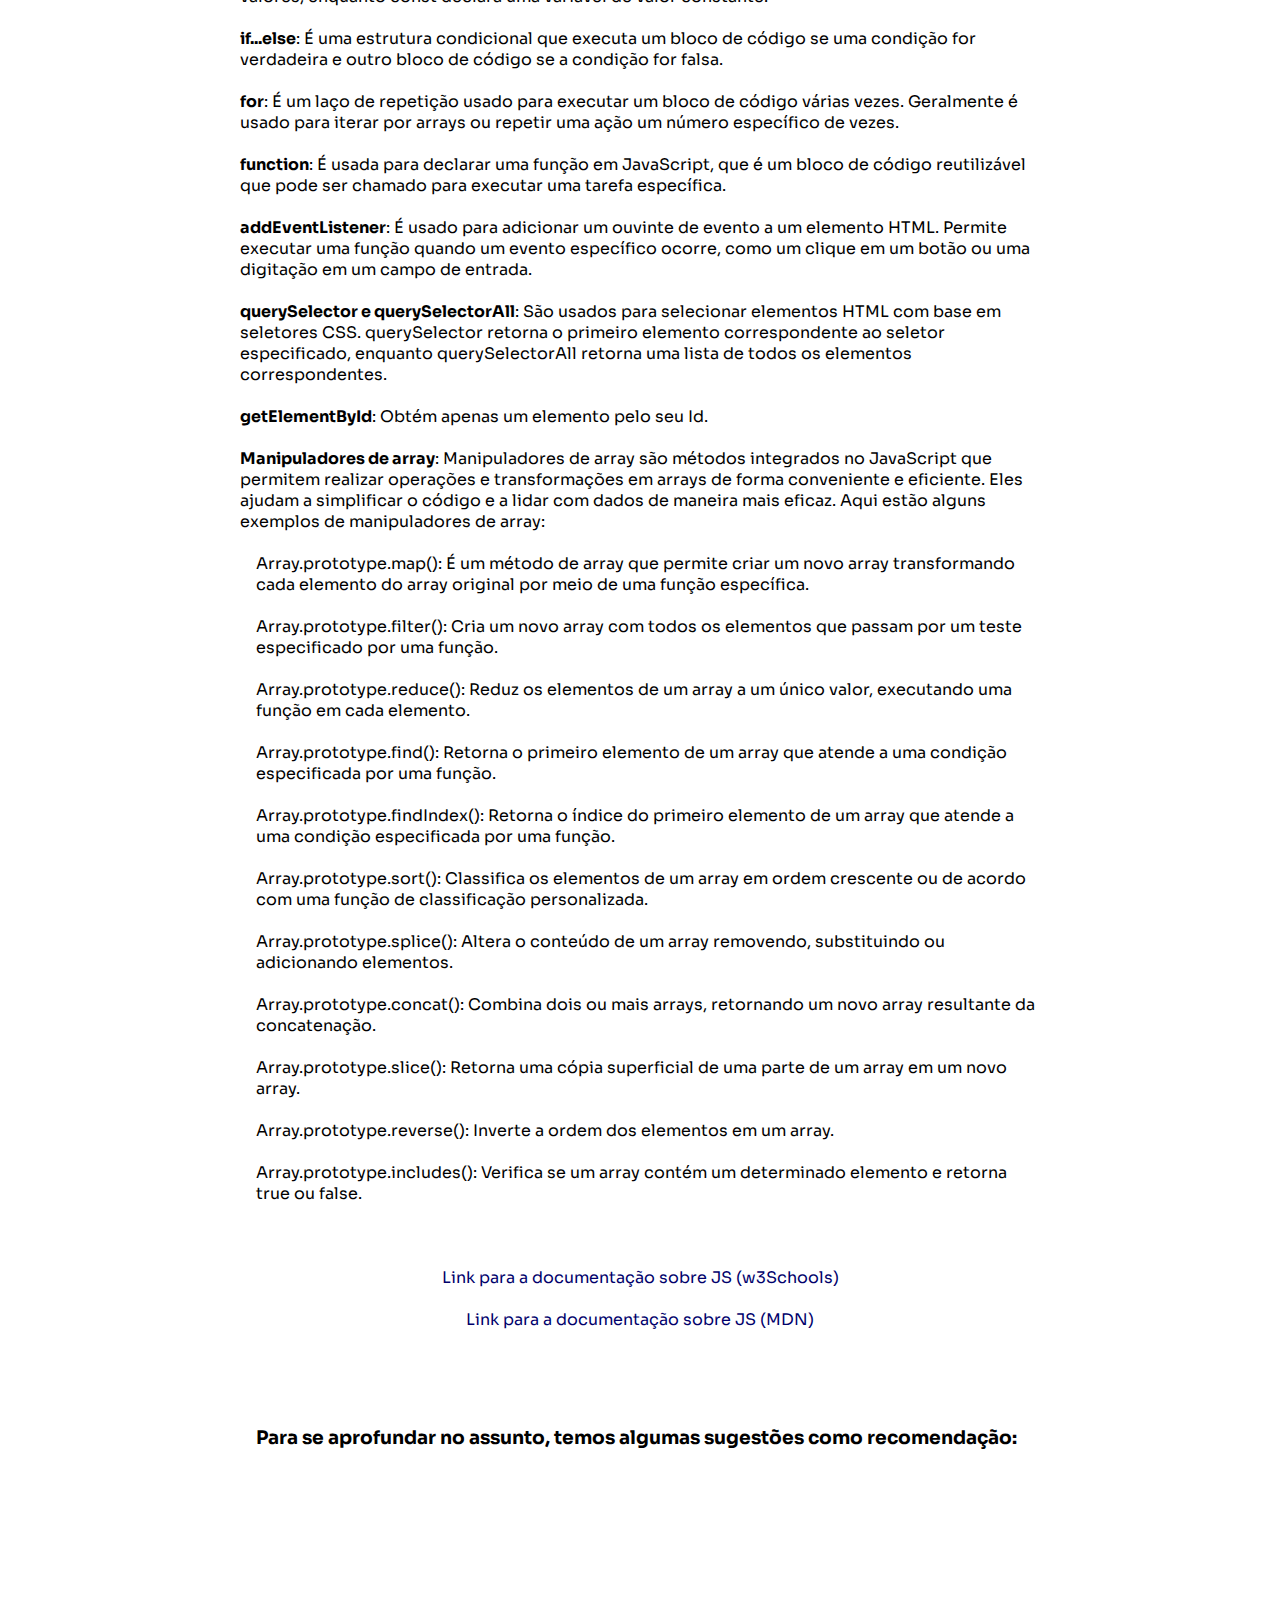
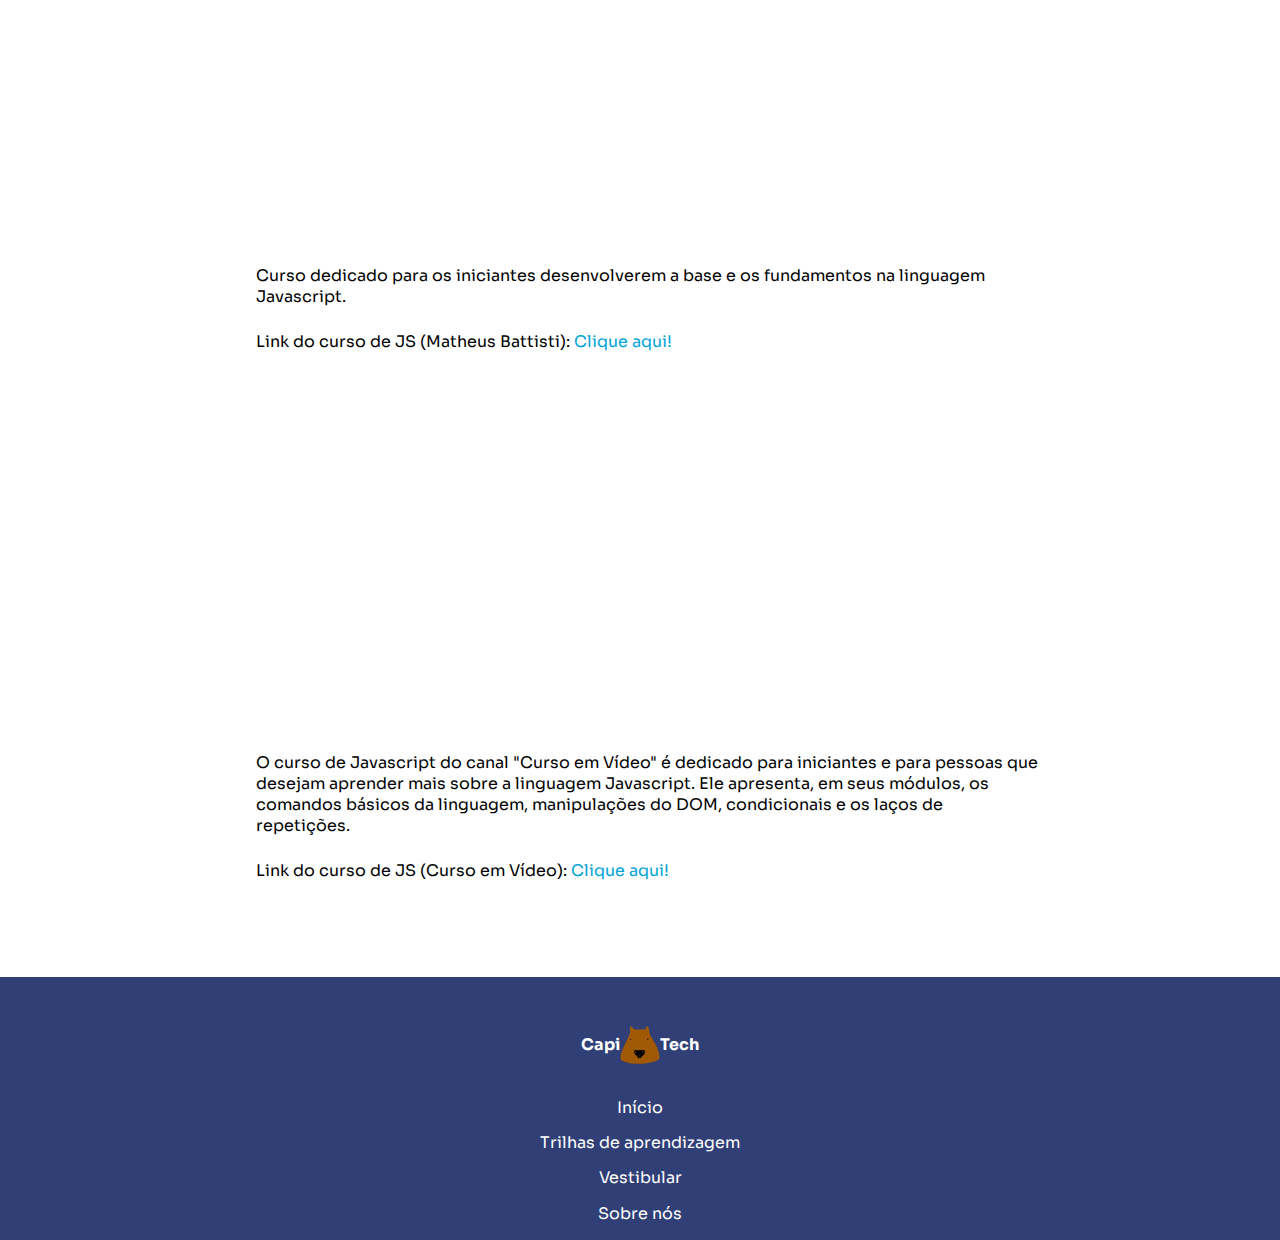
<file: Pages/Trilhas/trilhaJs.html>
<!DOCTYPE html>
<html lang="pt-br">
<head>
    <meta charset="UTF-8">
    <meta http-equiv="X-UA-Compatible" content="IE=edge">
    <meta name="viewport" content="width=device-width, initial-scale=1.0">
    <title>Capi.Tech()</title>

    <link rel="stylesheet" href="../../CSS/reset.css">
    <link rel="stylesheet" href="../../CSS/patterns.css">
    <link rel="stylesheet" href="../../CSS/conteudoTrilhas.css">
    <link rel="preconnect" href="https://fonts.googleapis.com">
    <link rel="preconnect" href="https://fonts.gstatic.com" crossorigin>
    <link href="https://fonts.googleapis.com/css2?family=Sora:wght@300;400;700&display=swap" rel="stylesheet">
    <link rel="shortcut icon" href="../../Images/favicon.png">
</head>
<body>
    <header>
        <nav>
            <button id="menuItem">
                <img src="../../Images/Icons/list.svg" alt="menu-icon">
            </button>

            
            
            <div id="login">
                <img src="../../Images/Icons/person-fill.svg" alt="User">
                <span>Login</span>
                <span id="lineBetween">|</span>
                <span>Registro</span>
            </div>
        </nav>

        <div id="titulo">
            <span>capi</span>
            <img src="../../Images/capi.png" alt="logo">
            <span>tech</span>
        </div>
    </header>

    <main>

        <aside>
                <ul>
                  <a href="../../index.html"><li>Início</li></a>
                  <a href="../trilhas.html"><li>Trilhas de aprendizagem</li></a>
                  <a href="../vestibular.html"><li>Vestibular</li></a>
                  <a href="../sobre.html"><li>Sobre</li></a>
                </ul>
        
                  <button id="closeAside">
                      <img src="../../Images/Icons/close.svg" alt="Close">
                  </button>
        </aside>
        
        <div id="modal">
                  <div id="modalLogin">
                      <div id="icones">
                          <img src="../../Images/Icons/person-fill.svg" alt="Login">
                          <div>
                              <span>Login</span>
                              <span class="lineBetween">|</span>
                              <span>Resgistre-se</span>
                          </div>
                          <button id="closeModal">
                              <img src="../../Images/Icons/close.svg" alt="Close modal">
                          </button>
                      </div>
        
                      <div id="loginModal">
                          <h3>Olá, seja bem vindo ao Capi.Tech</h3>
                          
                          <p>Faça o login ou registre-se para manter toda sua jornada salva.</p>
                  
                          <input type="text" name="login" id="userLogin" placeholder="Digite o username ou o e-mail">
                  
                          <input type="password" name="passwordLogin" id="passwordLogin" placeholder="Digite sua senha">
              
                          <button class="linkPagesButton">Login</button>
                          <button class="linkPagesButton">Registre-se</button>
                          
                          <p>Esqueci minha senha</p>
                      </div>
                  </div>
        </div>

        <div id="pageInfo">
            <div style="background-color: rgb(219, 219, 55);">
                <h1>JavaScript</h1>
            </div>
        </div>
        
        <a href="../trilhaIniciante.html" id="backToTrails">
            <img src="../../Images/Icons/arrow-right.svg" alt="Arrow">
            <span>Voltar para trilha iniciante</span>
        </a>

        <div id="trailLogoIntro"></div>

        <section id="intro">
            <div class="explanation">
                <h2>Primeiros passos:</h2>
    
                <p>
                    JavaScript (JS) é uma linguagem de programação de alto nível, interpretada e orientada a objetos. Foi criada em 1995 por Brendan Eich e inicialmente desenvolvida para ser executada no navegador Netscape Navigator. Desde então, o JavaScript se tornou uma das linguagens de programação mais populares e amplamente utilizadas, sendo aplicada em diversos contextos, incluindo desenvolvimento web, mobile e de aplicações desktop.
                    <br><br>
                    O JavaScript é uma linguagem de scripting que permite a interação dinâmica com elementos HTML, tornando as páginas web mais interativas e                   responsivas. Inicialmente, o JS era utilizado principalmente para manipulação de elementos da página, validação de formulários e criação de                 efeitos visuais simples. No entanto, com o passar do tempo, o JavaScript evoluiu e se tornou uma linguagem completa, capaz de desenvolver                   aplicações complexas.
                    <br><br>
                    
                    A linguagem possui uma sintaxe semelhante a outras linguagens de programação, como C e Java, facilitando a sua aprendizagem para aqueles                    familiarizados com essas linguagens. Ela suporta programação orientada a objetos, funcional e imperativa, permitindo diferentes estilos de                  codificação.
                    <br><br>
                    
                    Além de sua utilização no navegador, o JavaScript também ganhou popularidade fora do contexto web. Ele é usado em ambientes de servidor, como o                     Node.js, permitindo a construção de aplicações de backend. O JavaScript também é amplamente utilizado no desenvolvimento de aplicativos móveis,                     através de frameworks como o React Native e o Ionic.
                    <br><br>
                    
                    Ao longo dos anos, o JavaScript passou por várias atualizações e ganhou novos recursos e funcionalidades. Hoje em dia, existem bibliotecas e                    frameworks poderosos construídos em JavaScript, como o Angular, React e Vue.js, que facilitam o desenvolvimento de aplicações complexas e               escaláveis.
                    <br><br>
                    
                    Em resumo, o JavaScript é uma linguagem de programação versátil e poderosa, utilizada para desenvolver aplicações web interativas, aplicações                   móveis e muito mais. Com uma ampla comunidade de desenvolvedores e um ecossistema rico em ferramentas e recursos, o JavaScript continua a evoluir                   e a desempenhar um papel fundamental no mundo da tecnologia.</p>
    
            </div>
            
            <div class="explanation">
                <h3>O básico do Javascript:</h3>

                <div>
                  <p><b>Alguns dos tipos de dados mais utilizados:</b></p>
                  <br>
                  <ul>
                    <li><b>- Number</b>: funciona com números inteiros e reais.</li><br>
                    <li><b>- String</b>: utiliza caracteres (letras e números). Apenas funciona com a utilização de aspas.</li><br>
                    <li><b>- Boolean</b>: Pode ter apenas dois valores: "true" ou "false". </li><br>
                    <li><b>- NaN</b>: ("Not a Number") é normalmente encontrado quando o resultado de uma operação aritmética não pode ser expresso como um número.</li><br>
                    <li>
                    <p><b>- Null e Undefined</b>:</p>
                    <br>
                    <p><b>Null:</b> representa um valor vazio.</p>
                    <p><b>Undefined:</b> Não recebeu nenhuma atribuição de valor</p>
                    </li><br>
                    <li><b>- Objetos</b>: Conjunto de várias informações que podem guardar diversos valores</li>
                  </ul>
                  <br><hr><br>
                  <div>
                    <p><b>Principais operadores do Javascript: </b></p>
                    <br>
                    <ul>
                      <li><b>- Aritméticos: </b>: +, -, *, / e %</li><br>
                      <li><b>- Agrupamento: </b>: ( )</li><br>
                      <li><b>- Atribuição: </b>: =, +=, -=, *=, /= e %=</li><br>
                      <li><b>- Incremento: </b>: Incrementar ++, Decrementar --</li>

                    </ul>
                  </div>
                  
                </div>

                <h3>Funcionalidades JS</h3>

                <div>
                  <p>Os comandos em JavaScript (JS) são instruções que permitem realizar ações e manipular dados dentro de um programa. Alguns comandos comuns em JS incluem:</p>
                  <br>

                  <p><b>Variáveis</b>: Usadas para armazenar e manipular dados. Exemplo: let x = 5;.</p>

                  <br>
                  
                  <div>
                    <p><b>Funções</b>: Blocos de código reutilizáveis que podem ser chamados para executar uma tarefa específica. Exemplo:</p>
                    <br>
                    <p>function somar(a, b) {</p>
                    <p>return a + b;</p>
                    <p>}</p>
                  </div>

                  <br>

                  <div>
                    <p><b>Estruturas condicionais</b>: Permitem executar diferentes blocos de código com base em condições. Exemplo:</p>
                    <br>
                    <div>
                      if (idade >= 18) {
                      <br>
                        console.log("Você é maior de idade.");
                      <br>
                      } else {
                      <br>
                        console.log("Você é menor de idade.");
                      <br>
                      }
                    </div>
                  </div>

                  <br>
                  <div>
                    <p><b>Laços de reptição</b>: Permitem executar um bloco de código várias vezes. Exemplo:</p>
                    <br>
                    <div>
                      for (let i = 0; i < 5; i++) {
                      <br>
                        console.log(i);
                      <br>
                      }
                    </div>
                  </div>

                  <br>

                  <div>
                    <p><b>Manipulação de arrays</b>: Permite trabalhar com coleções de dados. Exemplo:</p>
                    <br>
                    <div>
                      <p>const numeros = [1, 2, 3, 4, 5];</p>
                      <p>console.log(numeros.length); // Retorna o tamanho do array</p>
                    </div>
                  </div>

                  <br>

                  <div>
                    <p><b>Manipulação de strings</b>: Permite trabalhar com textos. Exemplo:</p>
                    <br>
                    <div>
                      <p>const nome = "João";</p>
                      <p>console.log(nome.toUpperCase()); // Converte para letras maiúsculas</p>
                    </div>
                  </div>
                  <br><br>
                  Esses são apenas alguns exemplos dos comandos básicos em JavaScript. A linguagem oferece uma ampla gama de funcionalidades e recursos que permitem a criação de programas interativos e dinâmicos. É importante estudar a documentação e praticar para se familiarizar com a sintaxe e os recursos avançados do JavaScript.

                </div>


                <h3>Principais comandos do JS</h3>

                <div>
                  <p><b>Algumas dos principaiscomandos do JS são:</b></p>

                  <br>

                  <ul>
                    <li>
                      <b>let e const</b>: São usados para declarar variáveis em JavaScript. let permite a reatribuição de valores, enquanto const declara uma variável de valor constante.
                    </li>
                    <br>
                    <li>
                      <b>if...else</b>: É uma estrutura condicional que executa um bloco de código se uma condição for verdadeira e outro bloco de código se a condição for falsa.
                    </li>
                    <br>
                    <li>
                      <b>for</b>:  É um laço de repetição usado para executar um bloco de código várias vezes. Geralmente é usado para iterar por arrays ou repetir uma ação um número específico de vezes.
                    </li>
                    <br>
                    <li>
                      <b> function</b>: É usada para declarar uma função em JavaScript, que é um bloco de código reutilizável que pode ser chamado para executar uma tarefa específica.
                    </li>
                    <br>
                    <li>
                      <b>addEventListener</b>:  É usado para adicionar um ouvinte de evento a um elemento HTML. Permite executar uma função quando um evento específico ocorre, como um clique em um botão ou uma digitação em um campo de entrada.
                    </li>
                    <br>
                    <li>
                      <b> querySelector e querySelectorAll</b>: São usados para selecionar elementos HTML com base em seletores CSS. querySelector retorna o primeiro elemento correspondente ao seletor especificado, enquanto querySelectorAll retorna uma lista de todos os elementos correspondentes.
                    </li>
                    <br>
                    <li>
                      <b> getElementById</b>: Obtém apenas um elemento pelo seu Id.
                    </li>
                    <br>
                    <div><b>Manipuladores de array</b>: Manipuladores de array são métodos integrados no JavaScript que permitem realizar operações e transformações em arrays de forma conveniente e eficiente. Eles ajudam a simplificar o código e a lidar com dados de maneira mais eficaz. Aqui estão alguns exemplos de manipuladores de array:</div>
                        <br>

                        <ul class="inde">
                            <li>
                                Array.prototype.map(): É um método de array que permite criar um novo array transformando cada elemento do array original por meio de uma função específica.
                                <br><br>
                            </li>
                            <li>
                                Array.prototype.filter(): Cria um novo array com todos os elementos que passam por um teste especificado por uma função.
                                <br><br>
                            </li>
                            <li>
                                Array.prototype.reduce(): Reduz os elementos de um array a um único valor, executando uma função em cada elemento.
                                <br><br>
                            </li>
                            <li>
                                Array.prototype.find(): Retorna o primeiro elemento de um array que atende a uma condição especificada por uma função.
                                <br><br>
                            </li>
                            <li>
                                Array.prototype.findIndex(): Retorna o índice do primeiro elemento de um array que atende a uma condição especificada por uma função.
                                <br><br>
                            </li>
                            <li>
                                Array.prototype.sort(): Classifica os elementos de um array em ordem crescente ou de acordo com uma função de classificação personalizada.
                                <br><br>
                            </li>
                            <li>
                                Array.prototype.splice(): Altera o conteúdo de um array removendo, substituindo ou adicionando elementos.
                                <br><br>
                            </li>
                            <li>
                                Array.prototype.concat(): Combina dois ou mais arrays, retornando um novo array resultante da concatenação.
                                <br><br>
                            </li>
                            <li>
                                Array.prototype.slice(): Retorna uma cópia superficial de uma parte de um array em um novo array.
                                <br><br>
                            </li>
                            <li>
                                Array.prototype.reverse(): Inverte a ordem dos elementos em um array.
                                <br><br>
                            </li>
                            <li>
                                Array.prototype.includes(): Verifica se um array contém um determinado elemento e retorna true ou false.
                                <br><br>
                            </li>
                        </ul>
                  </ul>
                </div>

                <br>
                <br>
                <div>
                  <a style="color: rgb(0, 0, 107);" target="_blank"  href="https://www.w3schools.com/js/default.asp">Link para a documentação sobre JS (w3Schools)</a>
                </div>
                <br>
                <div>
                  <a style="color: rgb(0, 0, 107);" target="_blank"  href="https://developer.mozilla.org/pt-BR/docs/Web/JavaScript">Link para a documentação sobre JS (MDN)</a>
                </div>
                
                
              </div>
              
        </section>

        <section id="materials">

          <div id="videoMaterials">
            <h3>Para se aprofundar no assunto, temos algumas sugestões como recomendação:</h3>

            <div class="videoContent">
                <iframe width="100%" height="315" src="https://www.youtube.com/embed/hyMCPZNLXps" title="YouTube video player" frameborder="0" allow="accelerometer; autoplay; clipboard-write; encrypted-media; gyroscope; picture-in-picture; web-share" allowfullscreen></iframe>

                <p>
                  Curso dedicado para os iniciantes desenvolverem a base e os fundamentos na linguagem Javascript.  
                </p>

                <p>
                      Link do curso de JS (Matheus Battisti): <a href="https://youtu.be/byqhpuVpvEI" target="_blank" style="color: #00a4d6">Clique aqui!</a>
                </p>
            </div>

            <div class="videoContent">
                <iframe width="100%" height="315" src="https://www.youtube.com/embed/BXqUH86F-kA" title="YouTube video player" frameborder="0" allow="accelerometer; autoplay; clipboard-write; encrypted-media; gyroscope; picture-in-picture; web-share" allowfullscreen></iframe>

                <p>
                  O curso de Javascript do canal "Curso em Vídeo" é dedicado para iniciantes e para pessoas que desejam aprender mais sobre a linguagem Javascript. Ele apresenta, em seus módulos, os comandos básicos da linguagem, manipulações do DOM, condicionais e os laços de repetições.  
                </p>

                <p>
                  Link do curso de JS (Curso em Vídeo): <a href="https://youtu.be/-i1JVMspDJQ" target="_blank" style="color: #00a4d6">Clique aqui!</a>
                </p>
              </div>
          </div>

        </section>


    </main>

    <footer>
        <div id="footerLogo">
            <span>Capi</span>
            <img src="../../Images/capi.svg" alt="Logo">
            <span>Tech</span>
        </div>
  
        <a href="../../index.html">Início</a>
        <a href="../trilhas.html">Trilhas de aprendizagem</a>
        <a href="../vestibular.html">Vestibular</a>
        <a href="../sobre.html">Sobre nós</a>
  
    </footer>
  
    <script src="../../JS/modals.js"></script>
    
</body>
</html>
</file>
<file: CSS/patterns.css>
:root {
    --backgroundHomeColor: #304076;
    --lightBlueContainer: #1EA0D1;
    --redContainer: #FB3535;
    --purpleContainer: #D376EA;
    --brownContainer: #D1AF57;
    --yellowContainer: #EDB604;
    --buttonBackground: #63C770;
    --middlePageContainer: #5da7db;
}
</file>
<file: CSS/style.css>
body {
    font-family: 'Sora', sans-serif;
}

header {
    background-color: var(--backgroundHomeColor);
    color: #FFF;
    padding-bottom: 12rem;
}

nav {
    display: flex;
    justify-content: space-between;
    padding: 1.5rem 1.5rem 0 1.5rem;
}

nav button {
    width: 30px;
    height: 30px;
    background: none;
    border: none;
}

#login {
    display: flex;
    align-items: center;
    cursor: pointer;
}

#login div {
    display: flex;
    align-items: center;
}

#login img {
    width: 26px;
    margin-right: 8px;
}

.lineBetween {
    margin: 0 4px;
    font-size: 9px;
}

nav button img {
    width: 100%;
}

button:hover {
    cursor: pointer;
}

#titulo {
    display: flex;
    width: 100%;
    justify-content: center;
    max-width: 600px;
    min-width: 300px;
    margin: 4rem auto 0 auto;
    align-items: center;
}

#titulo img {
    width: 130px;
    padding: 0 5px;
}

h1 {
    font-size: 5rem;
    text-shadow: 0px 5px 10px #000;
}

header p {
    text-align: center;
    margin-top: 3rem;
    font-weight: bolder;
    font-size: 25px;
}

aside {
    position: absolute;
    top: 0;
    background-color: #1E1E1E;
    padding: 1rem 2rem;
    width: 100%;
    max-width: 370px;
    height: 280px;
    border-radius: 0 0 10px 0;
    display: none;
    transition: all 0.2s ease-in-out;
    z-index: 2;
}

aside button {
    background: none;
    border: none;
    position: absolute;
    right: 1rem;
    top: 2.6rem;
}

aside a {
    color: #FFF;
    transition: all 0.2s ease-in;
}

aside a:hover {
    color: var(--brownContainer);
}

aside ul li {
    margin-top: 2rem;
}

#containersApresentacao {
    position: relative;
    display: flex;
    width: 95%;
    max-width: 800px;
    margin: 0 auto;
    justify-content: center;
    top: -7rem;
    gap: 35px;
}

.container {
    padding: 14px 0px;
    border-radius: 15px;
    width: 22%;
    display: flex;
    flex-direction: column;
    align-items: center;
    border: 1px solid #FFF;
    box-shadow: 0px 0px 7px 0px #000;
}

.container img{
    width: 60%;
}

.container p {
    color: #FFF;
    font-weight: 300;
    margin-top: 10px;
    font-size: 10px;
}

.container p + p {
    font-weight: bolder;
    margin-top: 0;
    font-size: 14px;
}

.lightBlueContainer {
    background-color: var(--lightBlueContainer);
}

.redContainer { 
    background-color: var(--redContainer);
}

.purpleContainer { 
    background-color: var(--purpleContainer);
}

.brownContainer { 
    background-color: var(--brownContainer);
}

.intro {
    width: 95%;
    max-width: 800px;
    margin: 2rem auto 0 auto;
    display: flex;
    justify-items: center;
    flex-direction: column;
    align-items: center;
}

.intro img {
    width: 200px;
}

.intro h2{
    text-align: center;
    text-transform: uppercase;
    margin-top: 3rem;
}

#contentContainers {
    display: grid;
    grid-template-columns: repeat(2, 1fr);
    justify-items: center;
    max-width: 900px;
    width: 95%;
    margin: 4rem auto 0 auto;
    gap: 10px;
}

.contentInfo {
    display: flex;
    flex-direction: column;
    align-items: center;
    border-radius: 8px;
    background-color: #82b7f380;
    padding: 10px;
    box-shadow: 0px 0px 3px 0px #000;
    transition: all 0.1s ease-in;
    cursor: default;
}

.contentInfo:hover {
    box-shadow: 0px 0px 3px 1px #000;
}

.contentInfo img {
    width: 100%;
    max-width: 150px;
}

.contentInfo p {
    font-weight: bolder;
    margin-top: 1.4rem;
    text-align: center;
}

.contentInfo p + p {
    font-weight: 400;
    margin-top: 0.4rem;
    padding: 0 18px;
}

#introducao a button {
    background-color: var(--buttonBackground);
    margin-top: 5rem;
}

.linkPagesButton{
    display: flex;
    align-items: center;
    background: none;
    border: 1px solid #000;
    font-weight: bolder;
    font-size: 16px;
    padding: 10px 15px;
    border-radius: 8px;
    box-shadow: 0px 0px 8px 0px rgba(0, 0, 0, 0.25);
    width: 90%;
    max-width: 300px;
    margin: 0 auto;
    justify-content: space-around;
    transition: all 0.2s ease-in-out;
}

#introducao a button:hover {
    box-shadow: 0px 0px 12px 0px rgba(0, 0, 0, 0.55);
}

#centroPagina {
    margin-top: 10rem;
    background-color: var(--middlePageContainer);
    padding: 3rem 0;
}

#centroPagina h2 {
    color: #FFF;
}

.aboutWebContainer {
    display: flex;
    align-items: center;
    width: 90%;
    max-width: 700px;
    margin: 7rem auto 0 auto;
    justify-content: space-between;
}

.aboutWebContainer img {
    width: 30%;
    max-width: 120px;
}

.aboutWebContainer p {
    width: 60%;
    font-size: 15px;
    text-align: justify;
}

.aboutWebContainer + .aboutWebContainer {
    flex-direction: row-reverse;
}

#centroPagina .linkPagesButton {
    background-color: var(--brownContainer);
    margin-top: 9rem;
}

#faculdade {
    margin-top: 8rem;
}

#faculdade .intro div {
    display: flex;
    align-items: center;
    margin-top: 3rem;
}

#faculdade h2 {
    margin-top: 0;
}

#faculdade span {
    font-size: 24px;
    font-weight: bolder;
    text-transform: uppercase;
    margin-left: 4px;
    color: var(--redContainer);
}

#college {
    width: 100%;
    margin: auto;
    max-width: 600px;
}

#aboutCollege {
    padding: 24px 30px;
    margin: 4rem auto;
    border-radius: 8px;
    font-weight: bolder;
    font-size: 16px;
    background-color: var(--redContainer);
    color: #FFF;
    text-align: justify;
}

#college div + p {
    margin: auto;
    text-align: center;
    font-size: 20px;
}

#imagesCollege {
    display: flex;
    justify-content: space-between;
    margin: 4rem 0;
}

#imagesCollege img {
    max-width: 100px;
}

#college button {
    width: 100%;
    max-width: 600px;
    background-color: var(--redContainer);
    color: #FFF;
    border: none;
    font-size: 16px;
    padding: 17px;
    border-radius: 8px;
}

footer {
    display: flex;
    margin-top: 6rem;
    flex-direction: column;
    background-color: var(--backgroundHomeColor);
    justify-content: center;
    align-items: center;
    padding: 3rem 0 1rem 0;
}

#footerLogo {
    display: flex;
    align-items: center;
}

#footerLogo img {
    width: 40px;
}

#footerLogo span {
    font-weight: bolder;
    font-size: 16px;
    color: #FFF;
}

footer a {
    color: #FFF;
    margin-top: 0.9rem;
}
footer div + a {
    margin-top: 2rem;
}

footer a:visited {
    color: #FFF;
}

#modal {
    width: 100%;
    height: 100vh;
    position: fixed;
    background-color: #1e1e1e88;
    top: 0;
    display: none;
    transition: all 0.2s ease-in-out;
    opacity: 0;
    z-index: 1;
}

#modalLogin {
    margin: auto;
    top: 0;
    bottom: 0;
    left: 0;
    right: 0;
    width: 90%;
    max-width: 750px;
    height: 85vh;
    background-color: #1E1E1E;
    border-radius: 10px;
    color: #FFF;
    transition: all 1s ease-in-out;
    position: relative;
}

#closeModal {
    position: absolute;
    top: 1rem;
    right: 2rem;
    background: none;
    border: none;
} 

#icones {
    display: flex;
    flex-direction: column;
    background-color: #838183;
    align-items: center;
    padding: 20px 0;
    border-radius: 10px 10px 0 0;
}

#icones img{
    width: 50px;
    padding: 10px;
    border-radius: 100px;
    background-color: #000;
}

#closeModal img {
    background: #838383;
}

#icones div {
    margin: 0.5rem 0 0 3.8rem;
}

#loginModal {
    display: flex;
    flex-direction: column;
    align-items: center;
}

#loginModal h3, #loginModal input, #loginModal button {
    margin-top: 1.3rem;
}

#loginModal input {
    padding: 15px 12px;
    color: #FFF;
    width: 350px;
    border-radius: 20px;
    border: none;
    background-color: #000;
}  

#loginModal p {
    margin-top: 1.5rem;
    font-weight: lighter;
    opacity: 0.6;
}

#loginModal button {
    background-color: var(--lightBlueContainer);
}

#loginModal button + button {
    margin-top: 1.5rem;
    background-color: var(--buttonBackground);
}

@media screen and (max-width: 540px) {
    header {
        padding-bottom: 9rem;
    }
    
    #login div {
        display: none;
    }

    h1 {
        font-size: 2.2rem;
    }

    header p {
        font-size: 18px !important;
    }

    #containersApresentacao {
        justify-content: space-between;
        gap: 0;
        width: 98%;
        top: -5rem;
    }

    .container {
        width: 23%;
    }

    p {
        font-size: 11px !important;
    }

    .container p + p {
        font-size: 10px;
    }

    #contentContainers {
        grid-template-columns: repeat(1, 1fr);
        max-width: 300px;
        gap: 32px 0;
    }

    #aboutCollege {
        text-align: center;
    }

    
}

@media screen and (max-width: 350px) {

    #titulo {
        min-width: none;
    }

    h1 {
        font-size: 1.4rem;
    }
    
    .container p + p {
        font-size: 8px !important;
    }


}
</file>
<file: CSS/sobreNos.css>
body {
    font-family: 'Sora', sans-serif;
}

header {
    background-color: var(--backgroundHomeColor);
    color: #FFF;
    padding-bottom: 1.5rem;
}

nav {
    display: flex;
    justify-content: space-between;
    align-items: center;
    padding: 1.5rem 1.5rem 0 1.5rem;
}

nav button {
    width: 30px;
    height: 30px;
    background: none;
    border: none;
}

#login {
    display: flex;
    align-items: center;
    cursor: pointer;
}

#login div {
    display: flex;
    align-items: center;
}

#login img {
    width: 26px;
    margin-right: 8px;
}

.lineBetween {
    margin: 0 4px;
    font-size: 9px;
}

nav button img {
    width: 100%;
}

button:hover {
    cursor: pointer;
}

#titulo {
    display: flex;
    width: 140px;
    justify-content: center;
    align-items: center;
    position: absolute;
    top: 0.9rem;
    margin: auto;
    left: 0;
    right: 0;
}

#titulo img {
    width: 60px;
    padding: 0 5px;
}

aside {
    position: absolute;
    top: 0;
    background-color: #1E1E1E;
    padding: 1rem 2rem;
    width: 100%;
    max-width: 370px;
    height: 280px;
    border-radius: 0 0 10px 0;
    display: none;
    transition: all 0.2s ease-in-out;
    z-index: 2;
}

aside button {
    background: none;
    border: none;
    position: absolute;
    right: 1rem;
    top: 2.6rem;
}

aside a {
    color: #FFF;
    transition: all 0.2s ease-in;
}

aside a:hover {
    color: var(--brownContainer);
}

aside ul li {
    margin-top: 2rem;
}

#modal {
    width: 100%;
    height: 100vh;
    position: fixed;
    background-color: #1e1e1e88;
    top: 0;
    display: none;
    transition: all 0.2s ease-in-out;
    opacity: 0;
    z-index: 1;
}

#modalLogin {
    margin: auto;
    top: 0;
    bottom: 0;
    left: 0;
    right: 0;
    width: 90%;
    max-width: 750px;
    height: 85vh;
    background-color: #1E1E1E;
    border-radius: 10px;
    color: #FFF;
    transition: all 1s ease-in-out;
    position: relative;
}

#closeModal {
    position: absolute;
    top: 1rem;
    right: 2rem;
    background: none;
    border: none;
} 

#icones {
    display: flex;
    flex-direction: column;
    background-color: #838183;
    align-items: center;
    padding: 20px 0;
    border-radius: 10px 10px 0 0;
}

#icones img{
    width: 50px;
    padding: 10px;
    border-radius: 100px;
    background-color: #000;
}

#closeModal img {
    background: #838383;
}

#icones div {
    margin: 0.5rem 0 0 3.8rem;
}

#loginModal {
    display: flex;
    flex-direction: column;
    align-items: center;
}

#loginModal h3, #loginModal input, #loginModal button {
    margin-top: 1.3rem;
}

#loginModal input {
    padding: 15px 12px;
    color: #FFF;
    width: 350px;
    border-radius: 20px;
    border: none;
    background-color: #000;
}  

#loginModal p {
    margin-top: 1.5rem;
    font-weight: lighter;
    opacity: 0.6;
}

#loginModal button {
    background-color: var(--lightBlueContainer);
}

#loginModal button + button {
    margin-top: 1.5rem;
    background-color: var(--buttonBackground);
}

.linkPagesButton{
    display: flex;
    align-items: center;
    background: none;
    border: 1px solid #000;
    font-weight: bolder;
    font-size: 16px;
    padding: 10px 15px;
    border-radius: 8px;
    box-shadow: 0px 0px 8px 0px rgba(0, 0, 0, 0.25);
    width: 90%;
    max-width: 300px;
    margin: 0 auto;
    justify-content: space-around;
    transition: all 0.2s ease-in-out;
}


footer {
    display: flex;
    margin-top: 6rem;
    flex-direction: column;
    background-color: var(--backgroundHomeColor);
    justify-content: center;
    align-items: center;
    padding: 3rem 0 1rem 0;
}

#footerLogo {
    display: flex;
    align-items: center;
}

#footerLogo img {
    width: 40px;
}

#footerLogo span {
    font-weight: bolder;
    font-size: 16px;
    color: #FFF;
}

footer a {
    color: #FFF;
    margin-top: 0.9rem;
}
footer div + a {
    margin-top: 2rem;
}

footer a:visited {
    color: #FFF;
}

#pageInfo {
    width: 100%;
    background-color: var(--buttonBackground);
    position: relative;
    z-index: 0;
}

#pageInfo div{
    display: flex;
    align-items: center;
    justify-content: center;
    color: #FFF;
    padding: 2rem 0;
}

#pageInfo img{
    max-width: 70px;
    position: absolute;
    margin-left: 2rem;
    left: 0;
}

h2 {
    margin: 4rem 0;
    text-align: center;
}

#sobreFaculdade { 
    display: flex;
    justify-content: space-around;
    flex-wrap: wrap;
}

#local {
    width: 45%;
}

#sobre {
    width: 45%;
}

#logosFatec {
    display: flex;
    justify-content: space-around;
}

#logosFatec img {
    width: 110px;
}

#text {
    margin-top: 2rem;
    
}

#headerP{
    padding-top: 20px;
    text-align: center;
    font-weight: bolder;
    margin-bottom: 1rem;
    font-size: 17px;;
}


#photosContainer {
    display: flex;
    flex-wrap: wrap;
    width: 80%;
    max-width: 1400px;
    justify-content: space-around;
    margin: 0 auto;

}

.fotos {
    display: flex;
    flex-wrap: wrap;
    min-width: 160px;
    width: 20%;
    padding: 20px;
    flex-direction: column;
    align-items: center;
}

.fotos img {
    width: 100%;
    aspect-ratio: 3/3;
    object-fit: cover;
    border-radius: 30px;
    box-shadow: rgba(0, 0, 0, 0.4) 0px 2px 4px, rgba(0, 0, 0, 0.3) 0px 7px 13px -3px, rgba(0, 0, 0, 0.2) 0px -3px 0px inset; 
}
.fotos figcaption{
    font-weight: bolder;
    padding-top: 1rem;
    font-size: x-large;
}

#about{
    display: flex;
    flex-direction: column;
    align-items: center;
}

.container-about{
    display: flex;
    padding: 30px;
    border-radius: 20px;
    width: 95%;
    max-width: 800px;
    background-color: #04D9B3;
    flex-direction: column;
    flex-wrap: nowrap;
    align-items: center;
}

.container-about p{
    width: 90%;
    text-align: justify;
    margin-top: 1.5rem;
    font-size: larger;
    font-family: system-ui, -apple-system, BlinkMacSystemFont, 'Segoe UI', Roboto, Oxygen, Ubuntu, Cantarell, 'Open Sans', 'Helvetica Neue', sans-serif;
}

.container-aboutfromcontainer{
    display: flex;
    width: 90%;
    border-radius: 20px;
    background-color: #0EFFE2;
    flex-direction: row;
    flex-wrap: nowrap;
    justify-content: space-around;
    box-shadow: rgba(0, 0, 0, 0.4) 0px 2px 4px, rgba(0, 0, 0, 0.3) 0px 7px 13px -3px, rgba(0, 0, 0, 0.2) 0px -3px 0px inset; 
}

.container-aboutfromcontainer img{
    width: 70px; 
    padding: 10px 0;
}

@media screen and (max-width: 580px) {
    #login div {
        display: none;
    }

    #pageInfo img{
        margin-left: 0;
    }
}
</file>
<file: CSS/trilhaIniciante.css>
body {
  font-family: 'Sora', sans-serif;
}

header {
  background-color: var(--backgroundHomeColor);
  color: #FFF;
  padding-bottom: 1.5rem;
}

nav {
  display: flex;
  justify-content: space-between;
  align-items: center;
  padding: 1.5rem 1.5rem 0 1.5rem;
}

nav button {
  width: 30px;
  height: 30px;
  background: none;
  border: none;
}

#login {
  display: flex;
  align-items: center;
  cursor: pointer;
}

#login div {
  display: flex;
  align-items: center;
}

#login img {
  width: 26px;
  margin-right: 8px;
}

#lineBetween {
  margin: 0 4px;
  font-size: 9px;
}

nav button img {
  width: 100%;
}

button:hover {
  cursor: pointer;
}

#titulo {
  display: flex;
  width: 140px;
  justify-content: center;
  align-items: center;
  position: absolute;
  top: 0.9rem;
  margin: auto;
  left: 0;
  right: 0;
}

#titulo img {
  width: 60px;
  padding: 0 5px;
}

aside {
  position: absolute;
  top: 0;
  background-color: #1E1E1E;
  padding: 1rem 2rem;
  width: 100%;
  max-width: 370px;
  height: 280px;
  border-radius: 0 0 10px 0;
  display: none;
  transition: all 0.2s ease-in-out;
  z-index: 2;
}

aside button {
  background: none;
  border: none;
  position: absolute;
  right: 1rem;
  top: 2.6rem;
}

aside a {
  color: #FFF;
  transition: all 0.2s ease-in;
}

aside a:hover {
  color: var(--brownContainer);
}

aside ul li {
  margin-top: 2rem;
}

.linkPagesButton{
  display: flex;
  align-items: center;
  background: none;
  border: 1px solid #000;
  font-weight: bolder;
  font-size: 16px;
  padding: 10px 15px;
  border-radius: 8px;
  box-shadow: 0px 0px 8px 0px rgba(0, 0, 0, 0.25);
  width: 90%;
  max-width: 300px;
  margin: 0 auto;
  justify-content: space-around;
  transition: all 0.2s ease-in-out;
}

#modal {
  width: 100%;
  height: 100vh;
  position: fixed;
  background-color: #1e1e1e88;
  top: 0;
  display: none;
  transition: all 0.2s ease-in-out;
  opacity: 0;
  z-index: 1;
}

#modalLogin {
  margin: auto;
  top: 0;
  bottom: 0;
  left: 0;
  right: 0;
  width: 90%;
  max-width: 750px;
  height: 85vh;
  background-color: #1E1E1E;
  border-radius: 10px;
  color: #FFF;
  transition: all 1s ease-in-out;
  position: relative;
}

#closeModal {
  position: absolute;
  top: 1rem;
  right: 2rem;
  background: none;
  border: none;
} 

#icones {
  display: flex;
  flex-direction: column;
  background-color: #838183;
  align-items: center;
  padding: 20px 0;
  border-radius: 10px 10px 0 0;
}

#icones img{
  width: 50px;
  padding: 10px;
  border-radius: 100px;
  background-color: #000;
}

#closeModal img {
  background: #838383;
}

#icones div {
  margin: 0.5rem 0 0 3.8rem;
}

#loginModal {
  display: flex;
  flex-direction: column;
  align-items: center;
}

#loginModal h3, #loginModal input, #loginModal button {
  margin-top: 1.3rem;
}

#loginModal input {
  padding: 15px 12px;
  color: #FFF;
  width: 350px;
  border-radius: 20px;
  border: none;
  background-color: #000;
}  

#loginModal p {
  margin-top: 1.5rem;
  font-weight: lighter;
  opacity: 0.6;
}

#loginModal button {
  background-color: var(--lightBlueContainer);
}

#loginModal button + button {
  margin-top: 1.5rem;
  background-color: var(--buttonBackground);
}

footer {
  display: flex;
  margin-top: 6rem;
  flex-direction: column;
  background-color: var(--backgroundHomeColor);
  justify-content: center;
  align-items: center;
  padding: 3rem 0 1rem 0;
}

#footerLogo {
  display: flex;
  align-items: center;
}

#footerLogo img {
  width: 40px;
}

#footerLogo span {
  font-weight: bolder;
  font-size: 16px;
  color: #FFF;
}

footer a {
  color: #FFF;
  margin-top: 0.9rem;
}
footer div + a {
  margin-top: 2rem;
}

footer a:visited {
  color: #FFF;
}

#pageInfo {
  width: 100%;
  background-color: var(--purpleContainer);
  position: relative;
  z-index: 0;
}

#pageInfo div{
  display: flex;
  align-items: center;
  justify-content: center;
  color: #FFF;
  padding: 2rem 0;
}

#pageInfo img{
  max-width: 70px;
  position: absolute;
  margin-left: 2rem;
  left: 0;
}

/* ======================== Conteúdo da página =========================================== */

#pageContent{
  min-height: 100vh;
  display: flex;
  justify-content: center;
  align-items: center;
}

#technologiesContainer{
  margin: 100px 0;
  width: 50%;
  display: grid;
  grid-template-columns: repeat(2, 1fr);
  gap: 2.4rem 1.5rem;
}

#technologiesContainer .techItem{
  padding: 10px;
  border: 1px solid rgba(0, 0, 0, 0.170);
  border-radius: 20px;
  box-shadow: 5px 12px 10px rgba(0, 0, 0, 0.412);
  min-width: 300px;
  height: 300px;
  font-size: 20px;
  text-align: center;
  display: flex;
  flex-direction: column;
  justify-content: center;
  align-items: center;
  gap: 25px 0;
}

.techItem .techImg{
  width: 130px;
  height: auto;
}

.techItem a{
  color: #000;
}

.techItem a:hover {
  color: #5e5e5e;
}

footer {
  padding: 3rem 0 1rem 0;
}

/* =================================================================================== */

@media (min-width: 2000px){
  #technologiesContainer{
    width: 40%;
  }

  #technologiesContainer .techItem{
    font-size: 22px;
  }
}

@media (max-width: 1250px){
  #technologiesContainer {
    width: 100%;
    display: flex;
    flex-direction: column;
    justify-content: center;
    align-items: center;
    gap: 30px 0;
  }

  #technologiesContainer .techItem {
    width: 50%;
  }
}

@media (max-width:580px){
  #bookImg{
    display: none;
  }

  #login div {
    display: none;
  }
}

@media (max-width: 355px){
  #technologiesContainer .techItem {
    width: 80%;
    min-width: 100px;
  }

  #pageInfo img{
    margin-left: 0;
  }
}
</file>
<file: CSS/trilhas.css>
body {
  font-family: 'Sora', sans-serif;
}

header {
  background-color: var(--backgroundHomeColor);
  color: #FFF;
  padding-bottom: 1.5rem;
}

nav {
  display: flex;
  justify-content: space-between;
  align-items: center;
  padding: 1.5rem 1.5rem 0 1.5rem;
}

nav button {
  width: 30px;
  height: 30px;
  background: none;
  border: none;
}

#login {
  display: flex;
  align-items: center;
  cursor: pointer;
}

#login div {
  display: flex;
  align-items: center;
}

#login img {
  width: 26px;
  margin-right: 8px;
}

#lineBetween {
  margin: 0 4px;
  font-size: 9px;
}

nav button img {
  width: 100%;
}

button:hover {
  cursor: pointer;
}

#titulo {
  display: flex;
  width: 140px;
  justify-content: center;
  align-items: center;
  position: absolute;
  top: 0.9rem;
  margin: auto;
  left: 0;
  right: 0;
}

#titulo img {
  width: 60px;
  padding: 0 5px;
}

aside {
  position: absolute;
  top: 0;
  background-color: #1E1E1E;
  padding: 1rem 2rem;
  width: 100%;
  max-width: 370px;
  height: 280px;
  border-radius: 0 0 10px 0;
  display: none;
  transition: all 0.2s ease-in-out;
  z-index: 2;
}

aside button {
  background: none;
  border: none;
  position: absolute;
  right: 1rem;
  top: 2.6rem;
}

aside a {
  color: #FFF;
  transition: all 0.2s ease-in;
}

aside a:hover {
  color: var(--brownContainer);
}

aside ul li {
  margin-top: 2rem;
}

.linkPagesButton{
  display: flex;
  align-items: center;
  background: none;
  border: 1px solid #000;
  font-weight: bolder;
  font-size: 16px;
  padding: 10px 15px;
  border-radius: 8px;
  box-shadow: 0px 0px 8px 0px rgba(0, 0, 0, 0.25);
  width: 90%;
  max-width: 300px;
  margin: 0 auto;
  justify-content: space-around;
  transition: all 0.2s ease-in-out;
}

#modal {
  width: 100%;
  height: 100vh;
  position: fixed;
  background-color: #1e1e1e88;
  top: 0;
  display: none;
  transition: all 0.2s ease-in-out;
  opacity: 0;
  z-index: 1;
}

#modalLogin {
  margin: auto;
  top: 0;
  bottom: 0;
  left: 0;
  right: 0;
  width: 90%;
  max-width: 750px;
  height: 85vh;
  background-color: #1E1E1E;
  border-radius: 10px;
  color: #FFF;
  transition: all 1s ease-in-out;
  position: relative;
}

#closeModal {
  position: absolute;
  top: 1rem;
  right: 2rem;
  background: none;
  border: none;
} 

#icones {
  display: flex;
  flex-direction: column;
  background-color: #838183;
  align-items: center;
  padding: 20px 0;
  border-radius: 10px 10px 0 0;
}

#icones img{
  width: 50px;
  padding: 10px;
  border-radius: 100px;
  background-color: #000;
}

#closeModal img {
  background: #838383;
}

#icones div {
  margin: 0.5rem 0 0 3.8rem;
}

#loginModal {
  display: flex;
  flex-direction: column;
  align-items: center;
}

#loginModal h3, #loginModal input, #loginModal button {
  margin-top: 1.3rem;
}

#loginModal input {
  padding: 15px 12px;
  color: #FFF;
  width: 350px;
  border-radius: 20px;
  border: none;
  background-color: #000;
}  

#loginModal p {
  margin-top: 1.5rem;
  font-weight: lighter;
  opacity: 0.6;
}

#loginModal button {
  background-color: var(--lightBlueContainer);
}

#loginModal button + button {
  margin-top: 1.5rem;
  background-color: var(--buttonBackground);
}

footer {
  display: flex;
  margin-top: 6rem;
  flex-direction: column;
  background-color: var(--backgroundHomeColor);
  justify-content: center;
  align-items: center;
  padding: 3rem 0 1rem 0;
}

#footerLogo {
  display: flex;
  align-items: center;
}

#footerLogo img {
  width: 40px;
}

#footerLogo span {
  font-weight: bolder;
  font-size: 16px;
  color: #FFF;
}

footer a {
  color: #FFF;
  margin-top: 0.9rem;
}
footer div + a {
  margin-top: 2rem;
}

footer a:visited {
  color: #FFF;
}

#pageInfo {
  width: 100%;
  background-color: var(--lightBlueContainer);
  position: relative;
  z-index: 0;
}

#pageInfo div{
  display: flex;
  align-items: center;
  justify-content: center;
  color: #FFF;
  padding: 2rem 0;
}

#pageInfo img{
  max-width: 70px;
  position: absolute;
  margin-left: 2rem;
  left: 0;
}

/* ======================== Contúdo da página =========================================== */

#pageContent{
  padding: 6rem 0 0 0;
  width: 70%;
  min-height: 100vh;
  margin: 0 auto;
  display: flex;
  flex-direction: column;
  gap: 85px 0;
}

.pageContentItems{
  text-align: center;
  display: flex;
  flex-direction: column;
  gap: 15px 0;
}

.pageContentItems h3{
  font-size: 25px;
}

.trails{
  color: #000000;
  padding: 20px 25px;
  width: 100%;
  min-height: 200px;
  border-radius: 30px;
  box-shadow: 0 15px 20px rgba(0, 0, 0, 0.452);
}

.begginerTrail{
  background-color: var(--middlePageContainer);
  text-align: left;
  display: flex;
  flex-direction: column;
  gap: 15px;
}

.begginerTrail li + li{
  margin-top: 0.6rem;
}

.begginerTrail #begginerTrailImgs{
  width: 100%;
  display: flex;
  justify-content: space-evenly;
  align-items: center;
}

.begginerTrail #begginerTrailImgs img{
  width: 100px;
  height: auto;
}

.intermediateTrail{
  background-color: var(--redContainer);
}

.advancedTrail{
  background-color: var(--purpleContainer);
}

.intermediateTrail, .advancedTrail{
  font-size: 20px;
  text-decoration:underline black;
  display: flex;
  justify-content: center;
  align-items: center;
}

footer {
  padding: 3rem 0 1rem 0;
}

@media screen and (max-width: 580px) {
  #login div {
    display: none;
  }

  #pageInfo img{
    margin-left: 0;
}
}
</file>
<file: CSS/vestibular.css>
body {
    font-family: 'Sora', sans-serif;
}

header {
    background-color: var(--backgroundHomeColor);
    color: #FFF;
    padding-bottom: 1.5rem;
}

nav {
    display: flex;
    justify-content: space-between;
    align-items: center;
    padding: 1.5rem 1.5rem 0 1.5rem;
}

nav button {
    width: 30px;
    height: 30px;
    background: none;
    border: none;
}

#login {
    display: flex;
    align-items: center;
    cursor: pointer;
}

#login div {
    display: flex;
    align-items: center;
}

#login img {
    width: 26px;
    margin-right: 8px;
}

.lineBetween {
    margin: 0 4px;
    font-size: 9px;
}

nav button img {
    width: 100%;
}

button:hover {
    cursor: pointer;
}

#titulo {
    display: flex;
    width: 140px;
    justify-content: center;
    align-items: center;
    position: absolute;
    top: 0.9rem;
    margin: auto;
    left: 0;
    right: 0;
}

#titulo img {
    width: 60px;
    padding: 0 5px;
}

aside {
    position: absolute;
    top: 0;
    background-color: #1E1E1E;
    padding: 1rem 2rem;
    width: 100%;
    max-width: 370px;
    height: 280px;
    border-radius: 0 0 10px 0;
    display: none;
    transition: all 0.2s ease-in-out;
    z-index: 2;
}

aside button {
    background: none;
    border: none;
    position: absolute;
    right: 1rem;
    top: 2.6rem;
}

aside a {
    color: #FFF;
    transition: all 0.2s ease-in;
}

aside a:hover {
    color: var(--brownContainer);
}

aside ul li {
    margin-top: 2rem;
}

.linkPagesButton{
    display: flex;
    align-items: center;
    background: none;
    border: 1px solid #000;
    font-weight: bolder;
    font-size: 16px;
    padding: 10px 15px;
    border-radius: 8px;
    box-shadow: 0px 0px 8px 0px rgba(0, 0, 0, 0.25);
    width: 90%;
    max-width: 300px;
    margin: 0 auto;
    justify-content: space-around;
    transition: all 0.2s ease-in-out;
}

#modal {
    width: 100%;
    height: 100vh;
    position: fixed;
    background-color: #1e1e1e88;
    top: 0;
    display: none;
    transition: all 0.2s ease-in-out;
    opacity: 0;
    z-index: 1;
}

#modalLogin {
    margin: auto;
    top: 0;
    bottom: 0;
    left: 0;
    right: 0;
    width: 90%;
    max-width: 750px;
    height: 85vh;
    background-color: #1E1E1E;
    border-radius: 10px;
    color: #FFF;
    transition: all 1s ease-in-out;
    position: relative;
}

#closeModal {
    position: absolute;
    top: 1rem;
    right: 2rem;
    background: none;
    border: none;
} 

#icones {
    display: flex;
    flex-direction: column;
    background-color: #838183;
    align-items: center;
    padding: 20px 0;
    border-radius: 10px 10px 0 0;
}

#icones img{
    width: 50px;
    padding: 10px;
    border-radius: 100px;
    background-color: #000;
}

#closeModal img {
    background: #838383;
}

#icones div {
    margin: 0.5rem 0 0 3.8rem;
}

#loginModal {
    display: flex;
    flex-direction: column;
    align-items: center;
}

#loginModal h3, #loginModal input, #loginModal button {
    margin-top: 1.3rem;
}

#loginModal input {
    padding: 15px 12px;
    color: #FFF;
    width: 350px;
    border-radius: 20px;
    border: none;
    background-color: #000;
}  

#loginModal p {
    margin-top: 1.5rem;
    font-weight: lighter;
    opacity: 0.6;
}

#loginModal button {
    background-color: var(--lightBlueContainer);
}

#loginModal button + button {
    margin-top: 1.5rem;
    background-color: var(--buttonBackground);
}

footer {
    display: flex;
    margin-top: 6rem;
    flex-direction: column;
    background-color: var(--backgroundHomeColor);
    justify-content: center;
    align-items: center;
    padding: 3rem 0 1rem 0;
}

#footerLogo {
    display: flex;
    align-items: center;
}

#footerLogo img {
    width: 40px;
}

#footerLogo span {
    font-weight: bolder;
    font-size: 16px;
    color: #FFF;
}

footer a {
    color: #FFF;
    margin-top: 0.9rem;
}
footer div + a {
    margin-top: 2rem;
}

footer a:visited {
    color: #FFF;
}

#pageInfo {
    width: 100%;
    background-color: var(--yellowContainer);
    position: relative;
    z-index: 0;
}

#pageInfo div{
    display: flex;
    align-items: center;
    justify-content: center;
    color: #FFF;
    padding: 2rem 0;
}

#pageInfo img{
    max-width: 70px;
    position: absolute;
    margin-left: 2rem;
    left: 0;
}

h2 {
    margin: 4rem 0;
    text-align: center;
}

#sobreFaculdade { 
    display: flex;
    justify-content: space-around;
    flex-wrap: wrap;
    align-items: center;
}

#local {
    width: 45%;
    max-width: 500px;
    max-height: 500px;
}

#sobre {
    width: 45%;
}

#logosFatec {
    display: flex;
    justify-content: space-around;
}

#logosFatec img {
    width: 70px;
}

#text {
    margin-top: 2rem;
}

#headerP{
    text-align: center;
    font-weight: bolder;
    margin-bottom: 1rem;
    font-size: 17px;;
}

#buttonLinks {
    width: 90%;
    max-width: 800px;
    display: flex;
    margin: 4rem auto 0 auto;
    justify-content: space-around;
}

#buttonLinks a {
    color: #000;
    font-weight: bolder;
}

#buttonLinks button {
    padding: 22px;
    font-size: 18px;
    background-color: var(--lightBlueContainer);
    border: 1px solid black;
    border-radius: 8px;
    width: 45%;
}

#buttonLinks button + button {
    background-color: var(--redContainer);
}

footer {
    padding: 3rem 0 1rem 0;
}

@media screen and (max-width: 580px) {
    #headerP + p {
        font-size: 11px;;
    }

    #login div {
        display: none;
    }

    #pageInfo img{
        margin-left: 0;
    }
}
</file>
<file: CSS/conteudoTrilhas.css>
body {
    font-family: 'Sora', sans-serif;
  }
  
  header {
    background-color: var(--backgroundHomeColor);
    color: #FFF;
    padding-bottom: 1.5rem;
  }
  
  nav {
    display: flex;
    justify-content: space-between;
    align-items: center;
    padding: 1.5rem 1.5rem 0 1.5rem;
  }
  
  nav button {
    width: 30px;
    height: 30px;
    background: none;
    border: none;
  }
  
  #login {
    display: flex;
    align-items: center;
    cursor: pointer;
  }

  #login div {
    display: flex;
    align-items: center;
  }
  
  #login img {
    width: 26px;
    margin-right: 8px;
  }
  
  #lineBetween {
    margin: 0 4px;
    font-size: 9px;
  }
  
  nav button img {
    width: 100%;
  }
  
  button:hover {
    cursor: pointer;
  }
  
  #titulo {
    display: flex;
    width: 140px;
    justify-content: center;
    align-items: center;
    position: absolute;
    top: 0.9rem;
    margin: auto;
    left: 0;
    right: 0;
  }
  
  #titulo img {
    width: 60px;
    padding: 0 5px;
  }
  
  aside {
    position: absolute;
    top: 0;
    background-color: #1E1E1E;
    padding: 1rem 2rem;
    width: 100%;
    max-width: 370px;
    height: 280px;
    border-radius: 0 0 10px 0;
    display: none;
    transition: all 0.2s ease-in-out;
    z-index: 2;
  }
  
  aside button {
    background: none;
    border: none;
    position: absolute;
    right: 1rem;
    top: 2.6rem;
  }
  
  aside a {
    color: #FFF;
    transition: all 0.2s ease-in;
  }
  
  aside a:hover {
    color: var(--brownContainer);
  }
  
  aside ul li {
    margin-top: 2rem;
  }
  
  .linkPagesButton{
    display: flex;
    align-items: center;
    background: none;
    border: 1px solid #000;
    font-weight: bolder;
    font-size: 16px;
    padding: 10px 15px;
    border-radius: 8px;
    box-shadow: 0px 0px 8px 0px rgba(0, 0, 0, 0.25);
    width: 90%;
    max-width: 300px;
    margin: 0 auto;
    justify-content: space-around;
    transition: all 0.2s ease-in-out;
  }
  
  #modal {
    width: 100%;
    height: 100vh;
    position: fixed;
    background-color: #1e1e1e88;
    top: 0;
    display: none;
    transition: all 0.2s ease-in-out;
    opacity: 0;
    z-index: 1;
  }
  
  #modalLogin {
    margin: auto;
    top: 0;
    bottom: 0;
    left: 0;
    right: 0;
    width: 90%;
    max-width: 750px;
    height: 85vh;
    background-color: #1E1E1E;
    border-radius: 10px;
    color: #FFF;
    transition: all 1s ease-in-out;
    position: relative;
  }
  
  #closeModal {
    position: absolute;
    top: 1rem;
    right: 2rem;
    background: none;
    border: none;
  } 
  
  #icones {
    display: flex;
    flex-direction: column;
    background-color: #838183;
    align-items: center;
    padding: 20px 0;
    border-radius: 10px 10px 0 0;
  }
  
  #icones img{
    width: 50px;
    padding: 10px;
    border-radius: 100px;
    background-color: #000;
  }
  
  #closeModal img {
    background: #838383;
  }
  
  #icones div {
    margin: 0.5rem 0 0 3.8rem;
  }
  
  #loginModal {
    display: flex;
    flex-direction: column;
    align-items: center;
  }
  
  #loginModal h3, #loginModal input, #loginModal button {
    margin-top: 1.3rem;
  }
  
  #loginModal input {
    padding: 15px 12px;
    color: #FFF;
    width: 350px;
    border-radius: 20px;
    border: none;
    background-color: #000;
  }  
  
  #loginModal p {
    margin-top: 1.5rem;
    font-weight: lighter;
    opacity: 0.6;
  }
  
  #loginModal button {
    background-color: var(--lightBlueContainer);
  }
  
  #loginModal button + button {
    margin-top: 1.5rem;
    background-color: var(--buttonBackground);
  }
  
  footer {
    display: flex;
    margin-top: 6rem;
    flex-direction: column;
    background-color: var(--backgroundHomeColor);
    justify-content: center;
    align-items: center;
    padding: 3rem 0 1rem 0;
  }
  
  #footerLogo {
    display: flex;
    align-items: center;
  }
  
  #footerLogo img {
    width: 40px;
  }
  
  #footerLogo span {
    font-weight: bolder;
    font-size: 16px;
    color: #FFF;
  }
  
  footer a {
    color: #FFF;
    margin-top: 0.9rem;
  }
  footer div + a {
    margin-top: 2rem;
  }
  
  footer a:visited {
    color: #FFF;
  }
  
  #pageInfo {
    width: 100%;
    background-color: var(--lightBlueContainer);
    position: relative;
    z-index: 0;
  }
  
  #pageInfo div{
    display: flex;
    align-items: center;
    justify-content: center;
    color: #FFF;
    padding: 1rem 0 1.5rem 0;
  }
  
  #backToTrails img{
    rotate: 180deg;
  }

  #backToTrails span {
    margin-left: 0.4rem;
    color: #000;
    transition: all 0.4s ease-in-out;
  }

  #backToTrails {
    position: relative;
    top: 0.5rem;
    left: 0.5rem;
    display: flex;
    align-items: center;
    width: 240px;
  }

  #backToTrails span:hover {
    color: var(--lightBlueContainer);
  }

  h1 {
    text-align: center;
    margin-top: 1.5rem;
  }

/* ======================== Conteúdo da página =========================================== */

#trailLogoIntro {
    width: 90%;
    max-width: 800px;
    height: 240px;
    background-image: url('../Images/trails/algoritmos.png');
    background-repeat: no-repeat;
    background-size: cover;
    margin: 3.5rem auto;
    border-radius: 15px;
}

.explanation {
    display: flex;
    flex-direction: column;
    width: 90%;
    max-width: 800px;
    margin: auto;
    align-items: center;
}

.explanation h2, .explanation h3 {
    text-align: center;
    margin: 4rem 0 1.4rem 0;
}

.explanation img {
    max-width: 300px;
    margin-top: 2rem;
}

#materials {
    margin-top: 3rem;
}

#files {
    display: flex;
    margin: 1.5rem auto;
    align-items: center;
    flex-wrap: wrap;
    justify-content: space-around;
    gap: 3rem 0.8rem;
}

#physiqueMaterials, #videoMaterials {
  max-width: 800px;
  margin: auto;
}

.filesContent img{
    width: 100px;
}

.filesContent {
  color: #000;
}

.filesContent div img + p {
  margin-top: 10px;
}

#physiqueMaterials h3, #videoMaterials h3 {
  margin: 0 0 4rem 1rem;
}

#videoMaterials {
  margin-top: 6rem;
}

.videoContent {
  margin-bottom: 3rem;
}

.videoContent p {
  margin: 2rem 0 0 1rem;
}

.videoContent p + p {
  margin: 1.5rem 0 0 1rem;
}

.inde li {
  margin-left: 1rem;
}

@media screen and (max-width: 580px) {
  #login div {
    display: none;
  }
}
</file>
